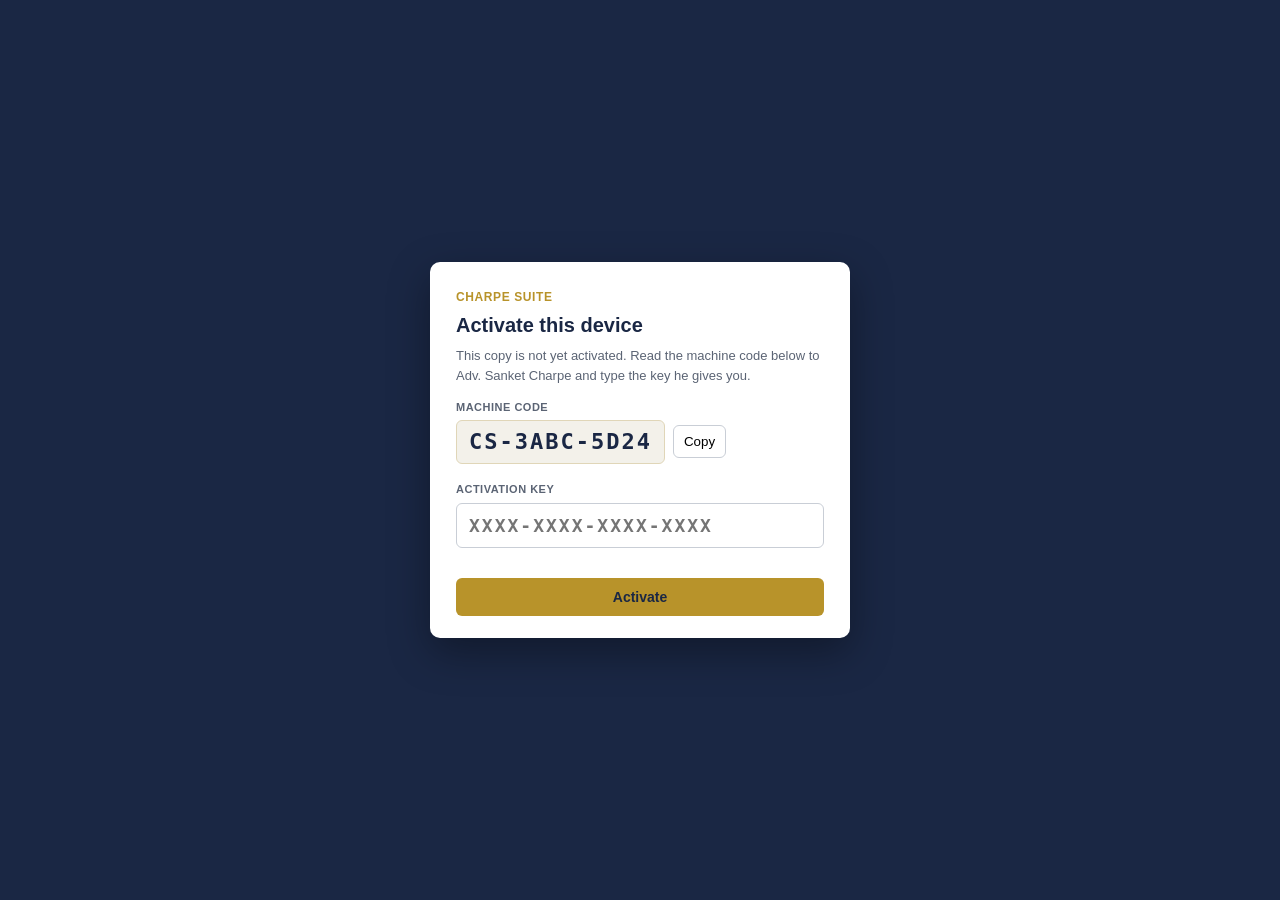
<file: index.html>
<!doctype html>
<html lang="en">
<head>
<meta charset="utf-8">
<meta name="viewport" content="width=device-width,initial-scale=1,viewport-fit=cover,maximum-scale=5">
<meta name="theme-color" content="#151d2b">
<meta name="mobile-web-app-capable" content="yes">
<meta name="apple-mobile-web-app-capable" content="yes">
<meta name="apple-mobile-web-app-status-bar-style" content="black-translucent">
<meta name="apple-mobile-web-app-title" content="Charpe Suite">
<title>Charpe Suite</title>
<script src="activation.js"></script>
<link rel="manifest" href="manifest.webmanifest">
<style>/* the old August sync is retired: Drive sync now lives in Cases → Settings → Online sync */#nSync,#btnSync{display:none!important}</style>
<link rel="icon" href="assets/icon-192.png">
<link rel="apple-touch-icon" href="assets/icon-192.png">
<style>
  :root{
    --accent:#1668e3; --ink:#111418; --mute:#5b6674;
    --line:#d9dde3; --line-soft:#eceef1;
    --panel:#ffffff; --desk:#eef0f4; --chrome:#151d2b;
    --ok:#127a4b; --warn:#a35b00; --danger:#b3261e;
    --nav-h:58px; --hdr-h:50px;
    --safe-b:env(safe-area-inset-bottom,0px);
    --safe-t:env(safe-area-inset-top,0px);
  }
  *{box-sizing:border-box;-webkit-tap-highlight-color:transparent}
  html,body{height:100%;margin:0;overscroll-behavior:none}
  body{
    font:15px/1.45 -apple-system,BlinkMacSystemFont,"Segoe UI",Roboto,Arial,sans-serif;
    color:var(--ink);background:var(--desk);
    display:flex;flex-direction:column;
  }

  /* ---------- header ---------- */
  header{
    height:calc(var(--hdr-h) + var(--safe-t));padding-top:var(--safe-t);
    background:var(--chrome);color:#fff;display:flex;align-items:center;
    gap:10px;padding-left:14px;padding-right:8px;flex:0 0 auto;z-index:30;
  }
  header .mark{
    width:26px;height:26px;border-radius:6px;background:var(--accent);
    display:grid;place-items:center;font-weight:700;font-size:12px;letter-spacing:.4px;flex:0 0 auto;
  }
  header h1{font-size:15px;font-weight:600;margin:0;letter-spacing:.2px;flex:1 1 auto;
    white-space:nowrap;overflow:hidden;text-overflow:ellipsis}
  header .sub{font-size:11px;opacity:.6;font-weight:400;margin-left:6px}
  .hbtn{
    background:rgba(255,255,255,.10);border:0;color:#fff;width:34px;height:34px;
    border-radius:8px;display:grid;place-items:center;cursor:pointer;flex:0 0 auto;
  }
  .hbtn:active{background:rgba(255,255,255,.22)}
  .hbtn svg{width:18px;height:18px;stroke:#fff;fill:none;stroke-width:1.9;
    stroke-linecap:round;stroke-linejoin:round}
  .dot{position:absolute;width:8px;height:8px;border-radius:50%;
    transform:translate(11px,-11px);border:2px solid var(--chrome)}
  .dot.on{background:#3ddc84}.dot.off{background:#e5484d}.dot.idle{background:#8a94a3}

  /* ---------- frames ---------- */
  main{flex:1 1 auto;position:relative;overflow:hidden}
  .frame{position:absolute;inset:0;width:100%;height:100%;border:0;background:#fff;display:none}
  .frame.on{display:block}
  .pane{position:absolute;inset:0;overflow-y:auto;-webkit-overflow-scrolling:touch;
    background:var(--desk);display:none;padding:16px 14px 26px}
  .pane.on{display:block}

  .boot{position:absolute;inset:0;display:grid;place-items:center;background:var(--desk);
    z-index:5;transition:opacity .25s;text-align:center}
  .boot.gone{opacity:0;pointer-events:none}
  .spin{width:26px;height:26px;border:2.5px solid var(--line);border-top-color:var(--accent);
    border-radius:50%;animation:sp .7s linear infinite;margin:0 auto 12px}
  @keyframes sp{to{transform:rotate(360deg)}}
  .boot p{color:var(--mute);font-size:13px;margin:0}

  /* ---------- bottom nav ---------- */
  nav{
    flex:0 0 auto;height:calc(var(--nav-h) + var(--safe-b));padding-bottom:var(--safe-b);
    background:var(--panel);border-top:1px solid var(--line);
    display:grid;grid-template-columns:repeat(4,1fr);z-index:30;
  }
  nav button{
    background:none;border:0;display:flex;flex-direction:column;align-items:center;
    justify-content:center;gap:3px;color:var(--mute);font-size:10.5px;font-weight:500;
    cursor:pointer;padding:0;font-family:inherit;position:relative;
  }
  nav button svg{width:21px;height:21px;stroke:currentColor;fill:none;stroke-width:1.8;
    stroke-linecap:round;stroke-linejoin:round}
  nav button.on{color:var(--accent)}
  nav button.on::before{content:"";position:absolute;top:0;left:50%;transform:translateX(-50%);
    width:26px;height:2.5px;border-radius:0 0 3px 3px;background:var(--accent)}
  nav button:active{background:var(--line-soft)}

  /* ---------- generic UI ---------- */
  .card{background:var(--panel);border:1px solid var(--line);border-radius:12px;
    padding:14px;margin-bottom:12px}
  .card h2{font-size:13px;margin:0 0 3px;font-weight:600;letter-spacing:.2px}
  .card p.hint{font-size:12px;color:var(--mute);margin:0 0 12px;line-height:1.5}
  label.fl{display:block;font-size:11px;font-weight:600;color:var(--mute);
    text-transform:uppercase;letter-spacing:.5px;margin:0 0 5px}
  input[type=text],input[type=url],input[type=password],input[type=number],select,textarea{
    width:100%;padding:10px 11px;font:14px inherit;color:var(--ink);background:#fff;
    border:1px solid var(--line);border-radius:9px;margin-bottom:11px;font-family:inherit}
  input:focus,select:focus,textarea:focus{outline:0;border-color:var(--accent);
    box-shadow:0 0 0 3px rgba(22,104,227,.12)}
  textarea{min-height:70px;resize:vertical}
  .btn{
    display:inline-flex;align-items:center;justify-content:center;gap:7px;
    padding:11px 15px;border-radius:9px;border:1px solid var(--line);background:#fff;
    color:var(--ink);font:600 13.5px inherit;font-family:inherit;cursor:pointer;
  }
  .btn:active{transform:translateY(1px)}
  .btn.pri{background:var(--accent);border-color:var(--accent);color:#fff}
  .btn.dan{background:#fff;border-color:#f0c9c6;color:var(--danger)}
  .btn.wide{width:100%;margin-bottom:9px}
  .btn svg{width:16px;height:16px;stroke:currentColor;fill:none;stroke-width:1.9;
    stroke-linecap:round;stroke-linejoin:round}
  .btn[disabled]{opacity:.5;pointer-events:none}
  .btnrow{display:grid;grid-template-columns:1fr 1fr;gap:9px;margin-bottom:9px}

  .stat{display:flex;align-items:center;gap:9px;padding:10px 0;
    border-bottom:1px solid var(--line-soft);font-size:13px}
  .stat:last-child{border-bottom:0}
  .stat b{margin-left:auto;font-weight:600;font-variant-numeric:tabular-nums}
  .pill{display:inline-block;padding:3px 9px;border-radius:999px;font-size:11px;font-weight:600}
  .pill.ok{background:#e6f4ec;color:var(--ok)}
  .pill.no{background:#fdeceb;color:var(--danger)}
  .pill.idle{background:#eef0f4;color:var(--mute)}

  .log{font:11.5px/1.6 ui-monospace,SFMono-Regular,Menlo,monospace;color:var(--mute);
    background:#f7f8fa;border:1px solid var(--line-soft);border-radius:9px;
    padding:10px;max-height:190px;overflow:auto;white-space:pre-wrap;word-break:break-word}
  .step{display:flex;gap:11px;margin-bottom:13px;font-size:13px;line-height:1.55}
  .step .n{flex:0 0 21px;height:21px;border-radius:50%;background:var(--accent);color:#fff;
    display:grid;place-items:center;font-size:11px;font-weight:700}
  .step code{background:#eef0f4;padding:1px 5px;border-radius:4px;
    font:11.5px ui-monospace,Menlo,monospace;word-break:break-all}
  details{border:1px solid var(--line);border-radius:10px;padding:11px 13px;
    margin-bottom:10px;background:#fff}
  details summary{font-size:13px;font-weight:600;cursor:pointer;list-style:none}
  details summary::-webkit-details-marker{display:none}
  details summary::after{content:"›";float:right;transform:rotate(90deg);color:var(--mute)}
  details[open] summary::after{transform:rotate(-90deg)}
  details .body{padding-top:11px;font-size:13px;color:var(--mute);line-height:1.6}

  /* While a tool is showing its own sign-in screen, let it have the whole
     display — an app frame around a locked door helps nobody. */
  body.locked header, body.locked nav{display:none}

  #toast{
    position:fixed;left:50%;transform:translateX(-50%) translateY(20px);
    bottom:calc(var(--nav-h) + var(--safe-b) + 14px);
    background:#1b2331;color:#fff;padding:10px 16px;border-radius:10px;font-size:13px;
    z-index:100;opacity:0;transition:.22s;pointer-events:none;max-width:88vw;text-align:center;
    box-shadow:0 6px 22px rgba(0,0,0,.24)
  }
  #toast.on{opacity:1;transform:translateX(-50%) translateY(0)}
  #toast.err{background:var(--danger)}
  #toast.ok{background:var(--ok)}
</style>
</head>
<body>

<header>
  <div class="mark">SC</div>
  <h1 id="hdrTitle">Case Manager<span class="sub" id="hdrSub"></span></h1>
  <button class="hbtn" id="btnSync" title="Sync now" aria-label="Sync now">
    <svg viewBox="0 0 24 24"><path d="M21 12a9 9 0 0 1-9 9 9 9 0 0 1-7.5-4M3 12a9 9 0 0 1 9-9 9 9 0 0 1 7.5 4"/><path d="M21 3v5h-5M3 21v-5h5"/></svg>
    <span class="dot idle" id="syncDot"></span>
  </button>
</header>

<main>
  <div class="boot" id="boot"><div><div class="spin"></div><p>Loading your tools…</p></div></div>

  <!-- "allow" lets the tools inside reach Charpe Helper on this PC (Chrome's local-network permission) -->
  <iframe class="frame" id="fCases"   title="Case Manager" allow="local-network-access; local-network; loopback-network; clipboard-write; microphone"></iframe>
  <iframe class="frame" id="fBilling" title="Billing" allow="local-network-access; local-network; loopback-network; clipboard-write; microphone"></iframe>

  <!-- ============ SYNC PANE ============ -->
  <section class="pane" id="pSync">
    <div class="card">
      <h2>Google Drive sync</h2>
      <p class="hint">Your cases, invoices, clients and rate card are stored on this device.
        Sync copies them to <b>one folder</b> in your Drive so your laptop and phone stay in step.
        The connection can only ever see that folder — nothing else in your Drive.</p>

      <div class="stat">Status <b><span class="pill idle" id="syncState">Not set up</span></b></div>
      <div class="stat">Last sync <b id="syncWhen">never</b></div>
      <div class="stat">Cases on this device <b id="cntCases">0</b></div>
      <div class="stat">Invoices on this device <b id="cntInv">0</b></div>
      <div class="stat">Clients <b id="cntCli">0</b></div>
    </div>

    <div class="card">
      <h2>Connection</h2>
      <p class="hint">Paste the two values from your Apps Script deployment. Setup steps are in the
        <b>More</b> tab.</p>
      <label class="fl" for="sUrl">Web app URL</label>
      <input type="url" id="sUrl" placeholder="https://script.google.com/macros/s/…/exec" autocomplete="off" spellcheck="false">
      <label class="fl" for="sTok">Shared secret</label>
      <input type="password" id="sTok" placeholder="the token you set in the script" autocomplete="off">
      <label class="fl" for="sAuto">Automatic sync</label>
      <select id="sAuto">
        <option value="0">Off — sync only when I tap the button</option>
        <option value="1" selected>On — sync in the background after changes</option>
      </select>
      <div class="btnrow">
        <button class="btn" id="bTest">Test</button>
        <button class="btn pri" id="bSave">Save</button>
      </div>
    </div>

    <div class="card">
      <h2>Move data</h2>
      <p class="hint">Push sends this phone's data up. Pull replaces this phone's data with the copy
        in Drive — you'll be asked to confirm first.</p>
      <div class="btnrow">
        <button class="btn pri" id="bPush">Push up ↑</button>
        <button class="btn" id="bPull">Pull down ↓</button>
      </div>
      <button class="btn wide" id="bExport">Export a backup file</button>
      <button class="btn wide" id="bImport">Import a backup file</button>
      <input type="file" id="fileIn" accept=".json,application/json" hidden>
    </div>

    <div class="card">
      <h2>Activity</h2>
      <div class="log" id="syncLog">No activity yet.</div>
    </div>
  </section>

  <!-- ============ MORE PANE ============ -->
  <section class="pane" id="pMore">
    <div class="card">
      <h2>Charpe Suite</h2>
      <p class="hint" id="aboutLine">Case Manager and Billing in one app. Works offline —
        everything is stored on this device and only leaves it when you sync.</p>
      <div class="stat">Version <b id="vVer">1.0.0</b></div>
      <div class="stat">Offline ready <b><span class="pill idle" id="vOff">checking…</span></b></div>
      <div class="stat">Storage used <b id="vSize">—</b></div>
      <div class="stat">Installed to home screen <b><span class="pill idle" id="vInst">no</span></b></div>
      <button class="btn pri wide" id="bInstall" style="display:none;margin-top:12px">Install to home screen</button>
      <button class="btn wide" id="bUpdate" style="margin-top:12px">Check for an update</button>
    </div>

    <div class="card">
      <h2>Signing in</h2>
      <p class="hint">Both tools carry their own sign-in, so out of the box the app asks you twice
        every time it opens. Save the two sets of details here and it will sign you in to both
        by itself.</p>
      <label class="fl" for="cU">Case Manager — username</label>
      <input type="text" id="cU" autocomplete="off" autocapitalize="off" spellcheck="false">
      <label class="fl" for="cP">Case Manager — password</label>
      <input type="password" id="cP" autocomplete="off">
      <label class="fl" for="bU">Billing — username</label>
      <input type="text" id="bU" autocomplete="off" autocapitalize="off" spellcheck="false">
      <label class="fl" for="bP">Billing — password</label>
      <input type="password" id="bP" autocomplete="off">
      <label class="fl" for="cAuto">Automatic sign-in</label>
      <select id="cAuto">
        <option value="0" selected>Off — ask me every time</option>
        <option value="1">On — open straight into the app</option>
      </select>
      <button class="btn pri wide" id="bCreds">Save sign-in details</button>
      <details><summary>What this means for security</summary><div class="body">
        With automatic sign-in on, anyone holding this phone unlocked can open your case list and
        your billing register. The password screens stop being a barrier — your phone's own lock
        becomes the only one. That is a reasonable trade on a phone you keep with you and a poor
        one on a phone left around chambers. These details are kept on this device only and are
        never included in a Drive sync or a backup file.
      </div></details>
    </div>

    <div class="card">
      <h2>Setting up Drive sync</h2>
      <p class="hint">One-off, about five minutes. You only do this once, on any device.</p>
      <div class="step"><div class="n">1</div><div>In Google Drive make a folder for this —
        say <code>Charpe Suite Data</code>. Open it and copy the long ID from the address bar
        (everything after <code>/folders/</code>).</div></div>
      <div class="step"><div class="n">2</div><div>Go to <code>script.google.com</code> and start a
        new project. Delete whatever is in the editor and paste in the script from the file
        <code>apps-script/Code.gs</code> that came with this app.</div></div>
      <div class="step"><div class="n">3</div><div>At the top of that script, put your folder ID into
        <code>FOLDER_ID</code> and invent a long random password for <code>SECRET</code>.
        Save.</div></div>
      <div class="step"><div class="n">4</div><div>Press <b>Deploy → New deployment</b>, choose type
        <b>Web app</b>, set <i>Execute as</i> to <b>Me</b> and <i>Who has access</i> to
        <b>Anyone</b>. Authorise it when Google asks.</div></div>
      <div class="step"><div class="n">5</div><div>Copy the web app URL it gives you. Paste that URL
        and your secret into the <b>Sync</b> tab here, then tap <b>Test</b>.</div></div>
      <details><summary>Is "Anyone" safe?</summary><div class="body">
        "Anyone" only means Google won't ask for a Google login at the door. Every request still has
        to carry your secret, and the script refuses anything without it. The script is also written
        to touch only the one folder ID you gave it — it has no code path that can reach the rest of
        your Drive. Keep the secret private and treat the URL like a password.
      </div></details>
    </div>

    <div class="card">
      <h2>Data &amp; privacy</h2>
      <details><summary>Where does my data live?</summary><div class="body">
        In this app's own storage on this device. Nothing is sent anywhere unless you set up sync,
        and then only to your own Drive folder. There is no server of mine in the middle.
      </div></details>
      <details><summary>What happens if I clear the browser data?</summary><div class="body">
        It would be erased, which is why sync and the export backup exist. Push to Drive after any
        session where you added real work.
      </div></details>
      <details><summary>Danger zone</summary><div class="body">
        <button class="btn dan wide" id="bWipe" style="margin-top:8px">Erase everything on this device</button>
      </div></details>
    </div>
  </section>
</main>

<nav>
  <button id="nCases" class="on" data-go="cases">
    <svg viewBox="0 0 24 24"><path d="M4 6a2 2 0 0 1 2-2h5l2 2h5a2 2 0 0 1 2 2v10a2 2 0 0 1-2 2H6a2 2 0 0 1-2-2z"/></svg>
    Cases
  </button>
  <button id="nBilling" data-go="billing">
    <svg viewBox="0 0 24 24"><path d="M6 2h9l5 5v15H6z"/><path d="M15 2v5h5"/><path d="M9 13h6M9 17h4"/></svg>
    Billing
  </button>
  <button id="nSync" data-go="sync">
    <svg viewBox="0 0 24 24"><path d="M21 12a9 9 0 0 1-9 9 9 9 0 0 1-7.5-4M3 12a9 9 0 0 1 9-9 9 9 0 0 1 7.5 4"/><path d="M21 3v5h-5M3 21v-5h5"/></svg>
    Sync
  </button>
  <button id="nMore" data-go="more">
    <svg viewBox="0 0 24 24"><circle cx="12" cy="5" r="1.4"/><circle cx="12" cy="12" r="1.4"/><circle cx="12" cy="19" r="1.4"/></svg>
    More
  </button>
</nav>

<div id="toast"></div>

<script src="assets/sync.js"></script>
<script src="assets/shell.js"></script>
</body>
</html>
</file>
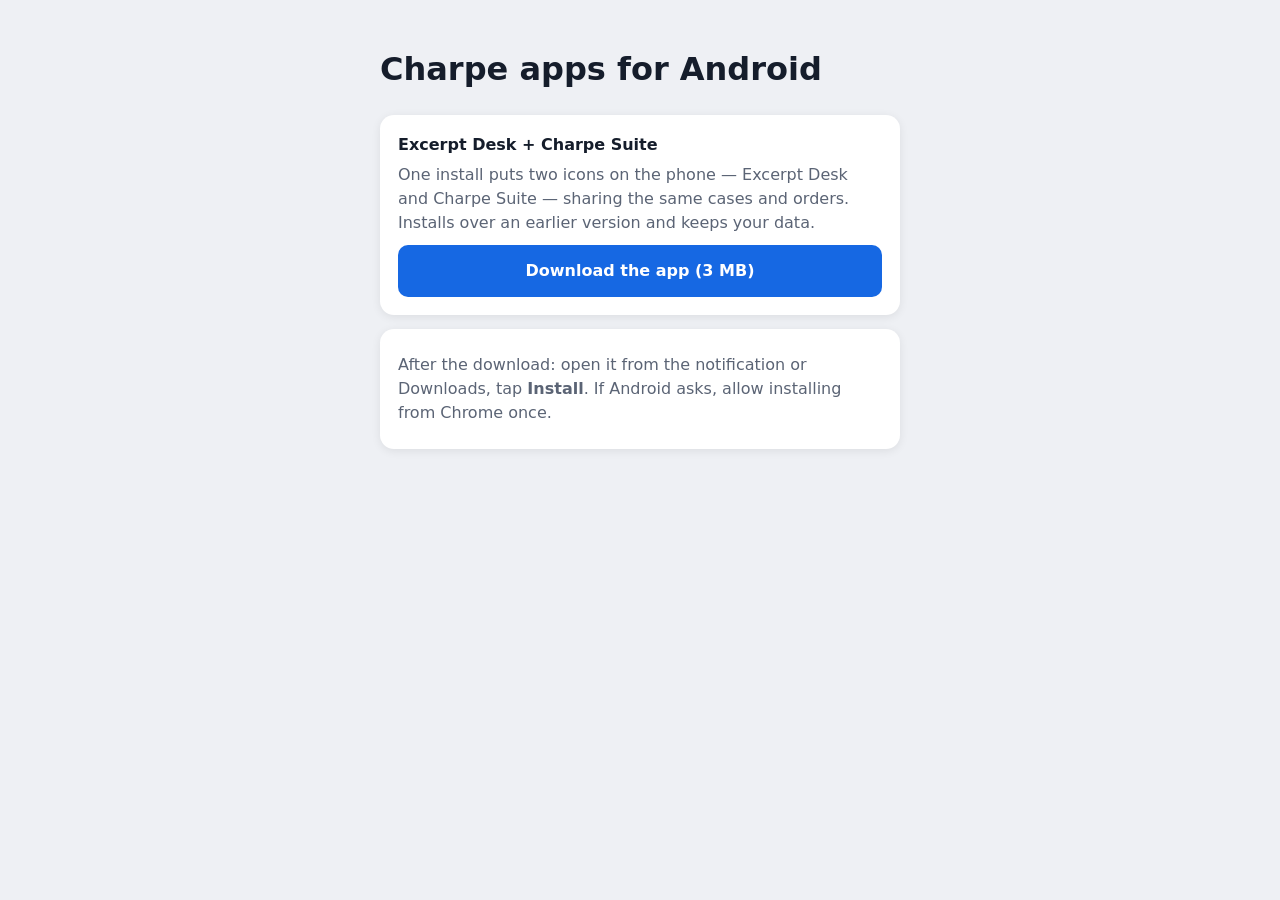
<file: app/index.html>
<!doctype html><html lang="en"><head><meta charset="utf-8"><meta name="viewport" content="width=device-width,initial-scale=1">
<title>Charpe Apps</title>
<style>:root{--bg:#eef0f4;--card:#fff;--ink:#151d2b;--mut:#5b6475}@media (prefers-color-scheme:dark){:root:not([data-theme="light"]){--bg:#11161f;--card:#1b2230;--ink:#e8ecf3;--mut:#a3adbf}}
body{margin:0;background:var(--bg);color:var(--ink);font:16px/1.5 system-ui,Segoe UI,Arial,sans-serif;padding:24px 16px}main{max-width:520px;margin:0 auto}
.c{background:var(--card);border-radius:14px;padding:18px;margin:14px 0;box-shadow:0 2px 10px rgba(0,0,0,.08)}a.b{display:block;text-align:center;background:#1668e3;color:#fff;text-decoration:none;font-weight:600;padding:14px;border-radius:10px;margin-top:10px}p{color:var(--mut);margin:6px 0}</style></head>
<body><main><h1>Charpe apps for Android</h1>
<div class="c"><b>Excerpt Desk + Charpe Suite</b><p>One install puts two icons on the phone — Excerpt Desk and Charpe Suite — sharing the same cases and orders. Installs over an earlier version and keeps your data.</p>
<a class="b" href="ExcerptDesk.apk" download>Download the app (3 MB)</a></div>
<div class="c"><p>After the download: open it from the notification or Downloads, tap <b>Install</b>. If Android asks, allow installing from Chrome once.</p></div>
</main></body></html>
</file>
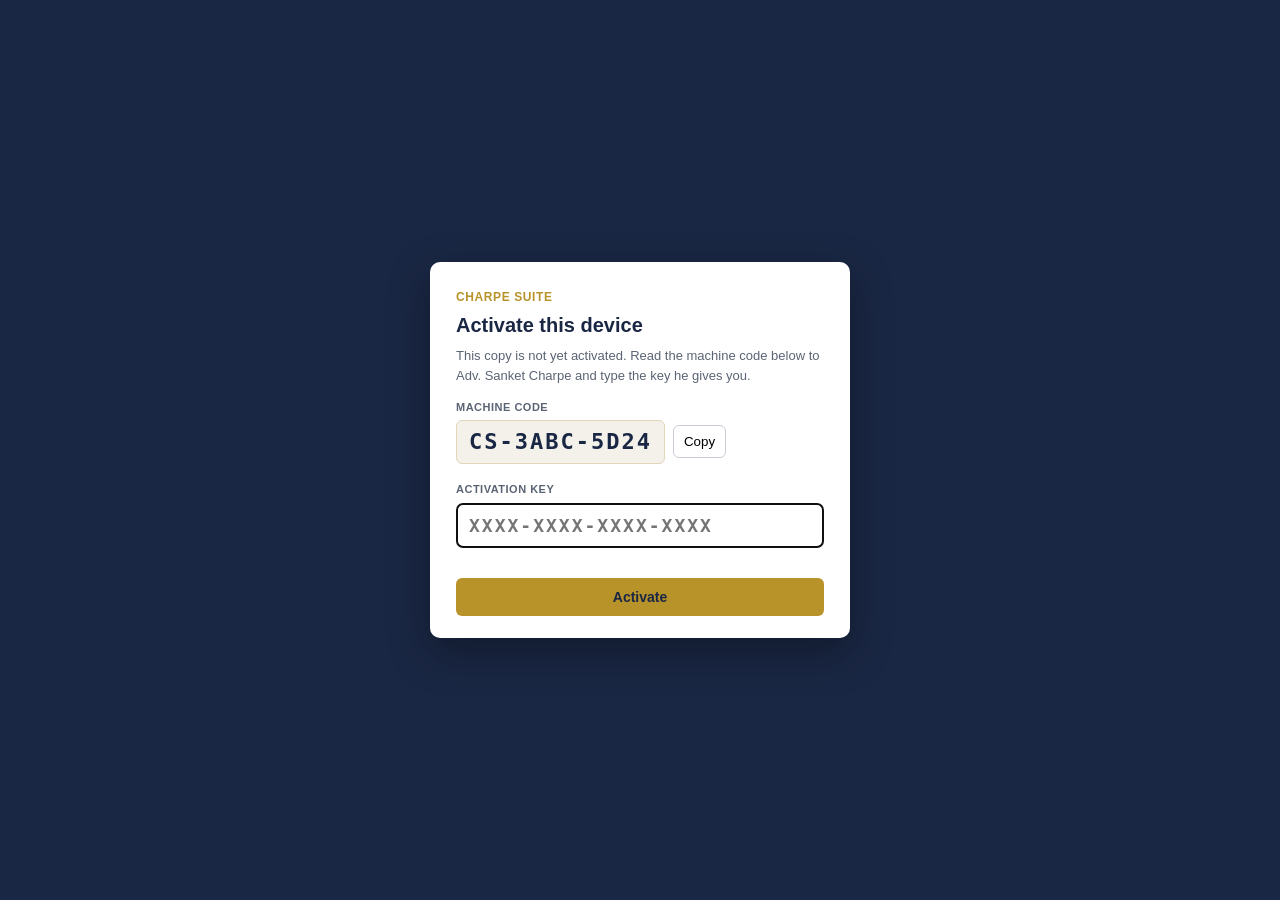
<file: cases.html>
<!DOCTYPE html>
<html lang="en">
<head>
<meta charset="utf-8">
<meta name="viewport" content="width=device-width,initial-scale=1">
<title>Charpe Law &mdash; Legal Case Management v5.5</title>
<script src="activation.js"></script>
<link rel="stylesheet" href="assets/modern.css">
<script src="assets/modern.js"></script>
<style>
*{box-sizing:border-box;margin:0;padding:0}
body{font-family:Segoe UI,Arial,sans-serif;background:#f4f1ea;color:#1a2744;font-size:13px}
.lscreen{display:flex;align-items:center;justify-content:center;min-height:100vh;background:#1a2744}
.lbox{background:#fff;border-radius:10px;padding:28px 32px;width:320px;text-align:center}
.lbox h2{font-size:13px;color:#1a2744;margin-bottom:2px;font-weight:600}
.lbox p{font-size:11px;color:#888;margin-bottom:14px}
.lbox h3{font-size:16px;color:#1a2744;border-bottom:2px solid #e8c96a;padding-bottom:7px;margin-bottom:13px}
.lerr{background:#fdecea;color:#c0392b;border-radius:5px;padding:6px;font-size:11px;margin-bottom:8px;display:none}
.fg{margin-bottom:8px;text-align:left}
.fg label{font-size:10px;font-weight:600;color:#666;text-transform:uppercase;display:block;margin-bottom:2px}
.fg input,.fg select,.fg textarea{width:100%;border:1px solid #ccc;border-radius:5px;padding:7px;font-size:12px;color:#1a2744;background:#fff;font-family:inherit}
.fg input:focus,.fg select:focus,.fg textarea:focus{outline:none;border-color:#b8932a}
.fg textarea{resize:vertical;min-height:55px}
header{background:#1a2744;color:#fff;padding:7px 14px 0;display:flex;align-items:center;justify-content:space-between;flex-wrap:wrap;gap:6px;box-shadow:0 2px 6px rgba(0,0,0,.25)}
.firm b{font-size:12px;color:#e8c96a;display:block}
.firm small{font-size:9px;color:#aab}
nav{display:flex;gap:6px;flex-wrap:wrap;order:3;flex-basis:100%;padding:7px 0 9px;margin-top:2px;border-top:1px solid rgba(255,255,255,.09)}
nav button{background:#2b3d68;border:1px solid #42568c;color:#fff;padding:7px 15px;border-radius:7px;cursor:pointer;font-size:12px;font-weight:600;font-family:inherit;position:relative;box-shadow:0 2px 0 #0d1630;transition:background .12s,transform .05s}
nav button:hover{background:#3a5089;border-color:#5a70a8}
nav button:active{transform:translateY(1px);box-shadow:0 1px 0 #0d1630}
nav button.on{background:#b8932a;color:#1a2744;border-color:#e8c96a;box-shadow:0 2px 0 #7a5f14}
.navbdg{background:#c0392b;color:#fff;border-radius:8px;padding:0 5px;font-size:9px;font-weight:700;margin-left:5px;display:none}
.hright{display:flex;align-items:center;gap:5px}
.ubadge{background:#b8932a;color:#1a2744;border-radius:15px;padding:2px 8px;font-size:10px;font-weight:600}
.lout{background:transparent;border:1px solid #e88;color:#faa;padding:2px 7px;border-radius:15px;cursor:pointer;font-size:10px}
.lout:hover{background:#c0392b;color:#fff}
#wrap{max-width:1700px;margin:0 auto;padding:10px}
/* dashboard: today's cases ~3/4 on the left, tasks ~1/4 on the right */
.dgrid{display:grid;grid-template-columns:minmax(0,3fr) minmax(280px,1fr);gap:10px;align-items:start}
.dside{position:sticky;top:8px}
@media(max-width:1000px){.dgrid{grid-template-columns:1fr}.dside{position:static}}
.dtl{max-height:calc(100vh - 140px);overflow:auto}
.dtk{border:1px solid #d4c9a8;border-radius:7px;padding:8px 9px;margin-bottom:7px;background:#fff}
.dtk.st-other{border-color:#e6a23c;background:#fffaf0}
.dtk.late{border-color:#e88;background:#fffafa}
.dtk .d{font-size:12px;font-weight:600;color:#1a2744;margin-bottom:4px}
.dtk .m{display:flex;gap:4px;flex-wrap:wrap;align-items:center;margin-bottom:6px;font-size:10px}
.tsb{display:flex;gap:4px;margin-bottom:5px}
.tsb button{flex:1;border:1px solid #c9bd98;background:#fff;border-radius:6px;padding:5px 4px;font-size:11px;font-weight:600;cursor:pointer;font-family:inherit;color:#1a2744}
.tsb button:hover{background:#f6f1e2}
.tsb button.on-done{background:#1e8449;border-color:#1e8449;color:#fff}
.tsb button.on-pending{background:#1a2744;border-color:#1a2744;color:#fff}
.tsb button.on-other{background:#e67e22;border-color:#e67e22;color:#fff}
.tsr{width:100%;border:1px solid #d4c9a8;border-radius:5px;padding:5px 7px;font-size:11px;font-family:inherit;box-sizing:border-box}
.tsr:focus,.qpi:focus{outline:none;border-color:#b8932a;background:#fffdf4}
/* dashboard: quick posting under each case */
tr.qprow td{background:#faf7ee!important;border-top:none!important;padding:6px 8px!important}
.qp{display:flex;gap:6px;flex-wrap:wrap;align-items:center;font-size:11px;color:#1a2744;font-family:Inter,Arial,sans-serif}
.qpi{border:1px solid #c9bd98;border-radius:5px;padding:5px 7px;font-size:12px;font-family:inherit;background:#fff}
.qpd{width:105px;font-family:monospace}
.qpday{font-size:10px;color:#666;min-width:62px}
.qpimp{flex:1;min-width:220px;border-color:#e6a23c;background:#fffaf0}
.qpimp.has{font-weight:600;color:#8a4b00}
.lchk{display:flex;align-items:center;justify-content:flex-start;text-align:left;gap:8px;font-size:12px;color:#444;margin:5px 0;cursor:pointer}
.lchk input{width:auto!important;margin:0;flex:none}
.page{display:none}.page.on{display:block}
.g2{display:grid;grid-template-columns:1fr 1fr;gap:10px}
@media(max-width:900px){.g2{grid-template-columns:1fr}}
.card{background:#fff;border-radius:7px;border:1px solid #d4c9a8;overflow:hidden;margin-bottom:10px}
.ch{background:#1a2744;color:#fff;padding:8px 12px;font-weight:600;font-size:11px;display:flex;align-items:center;justify-content:space-between;flex-wrap:wrap;gap:4px}
.ch .g{color:#e8c96a}
.cb{padding:10px 12px}
.btn{border:none;border-radius:6px;padding:5px 11px;font-size:11px;font-weight:600;cursor:pointer;font-family:inherit;box-shadow:0 1px 2px rgba(0,0,0,.18)}
.btn:active{transform:translateY(1px)}
/* court filter on Calendar and Planner */
.cfbar{display:flex;gap:6px;flex-wrap:wrap;margin-bottom:9px}
.cfbtn{border:1px solid #c9bd98;background:#fff;color:#1a2744;border-radius:7px;padding:6px 12px;font-size:11px;font-weight:600;cursor:pointer;font-family:inherit;box-shadow:0 1px 0 #c9bd98;display:inline-flex;align-items:center;gap:6px}
.cfbtn:hover{background:#f6f1e2}
.cfbtn.on{background:#1a2744;color:#fff;border-color:#1a2744;box-shadow:0 1px 0 #000}
.cfbtn i{width:9px;height:9px;border-radius:50%;display:inline-block}
.cfbtn b{background:rgba(0,0,0,.08);border-radius:8px;padding:0 6px;font-size:10px}
.cfbtn.on b{background:rgba(255,255,255,.18)}
.calg{font-size:8px;font-weight:700;color:#fff;border-radius:5px;padding:1px 4px;display:inline-block;margin:0 2px 2px 0}
.undn{margin-top:10px;background:#fff8e6;border:1px solid #f0d48a;border-radius:6px;padding:8px 10px;font-size:11px;color:#5a4a1a;display:flex;gap:8px;align-items:center;flex-wrap:wrap}
.bn{background:#1a2744;color:#fff}.bn:hover{background:#2a3f7a}
.bg{background:#b8932a;color:#1a2744}.bg:hover{background:#e8c96a}
.bo{background:#fff;color:#1a2744;border:1px solid #1a2744}.bo:hover{background:#1a2744;color:#fff}
.br{background:#c0392b;color:#fff}.br:hover{background:#a93226}
.bgr{background:#27ae60;color:#fff}
.bbl{background:#2980b9;color:#fff}
.bor{background:#e67e22;color:#fff}
.hero{background:linear-gradient(135deg,#1a2744,#2a3f7a);color:#fff;padding:12px 16px;border-radius:7px;margin-bottom:10px;display:flex;align-items:center;justify-content:space-between;flex-wrap:wrap;gap:7px}
.herodt{font-size:17px;font-weight:600;color:#e8c96a}
.stats{display:flex;gap:7px;flex-wrap:wrap}
.stat{background:rgba(184,147,42,.15);border:1px solid rgba(184,147,42,.4);border-radius:15px;padding:4px 12px;text-align:center;min-width:58px;cursor:pointer}
.stat:hover{background:rgba(184,147,42,.3)}
.stat b{font-size:17px;font-weight:600;display:block}
.stat small{font-size:9px;color:#bbb}
.crow{border:1px solid #d4c9a8;border-radius:6px;margin-bottom:6px;background:#fff}
.crow:hover{border-color:#b8932a}
.crow-head{padding:8px 10px;display:flex;align-items:center;justify-content:space-between;gap:6px;background:#f0ecdf;border-radius:6px;cursor:pointer}
.crow.open .crow-head{border-radius:6px 6px 0 0}
.crow-title{font-weight:600;font-size:11px;color:#1a2744;flex:1}
.crow-sub{font-size:10px;color:#666;margin-top:1px}
.crow-dates{display:flex;flex-direction:column;align-items:flex-end;gap:2px;white-space:nowrap}
/* always-visible actions on the collapsed row, so a case can be posted or
   deleted straight from any list without opening it first */
.rowacts{display:flex;flex-direction:column;gap:3px;flex:0 0 auto;border-left:1px solid #d4c9a8;padding-left:7px;margin-left:2px}
.rowacts .btn{font-size:10px;padding:3px 8px;white-space:nowrap;width:100%}
.dbdg{background:#1a2744;color:#e8c96a;font-size:9px;padding:2px 6px;border-radius:8px}
.ndbdg{background:#fdecea;color:#c0392b;font-size:9px;padding:2px 6px;border-radius:8px}
.ovbdg{background:#c0392b;color:#fff;font-size:9px;padding:2px 6px;border-radius:8px;font-weight:700}
.pbdg{background:#e8f4fd;color:#1a5080;font-size:9px;padding:2px 6px;border-radius:8px}
.stbdg{font-size:8px;padding:1px 6px;border-radius:8px;font-weight:700;text-transform:uppercase}
.st-active{background:#eafaf1;color:#1e8449;border:1px solid #88d8a0}
.st-disposed{background:#eee;color:#666;border:1px solid #bbb}
.st-stayed{background:#fef3e2;color:#b9770e;border:1px solid #f0a060}
.st-appeal{background:#e8f0ff;color:#2040a0;border:1px solid #90a8e8}
.crow-body{display:none;padding:8px 10px;border-top:1px solid #d4c9a8}
.crow.open .crow-body{display:block}
.dg{display:grid;grid-template-columns:1fr 1fr;gap:4px 10px;margin-bottom:7px}
@media(max-width:600px){.dg{grid-template-columns:1fr}}
.df label{font-size:9px;color:#666;text-transform:uppercase;display:block;margin-bottom:1px}
.df span{font-size:11px;font-weight:500;color:#1a2744}
.nbox{background:#fffbe8;border:1px solid #e8c96a;border-radius:4px;padding:6px 8px;font-size:11px;margin:4px 0}
.nby{font-size:9px;color:#888;margin-top:1px}
.arow{display:flex;gap:3px;flex-wrap:wrap;margin-top:7px}
.calgrid{display:grid;grid-template-columns:repeat(7,1fr);gap:2px}
.caldh{text-align:center;font-size:9px;font-weight:600;color:#666;padding:2px 0}
.cald{min-height:52px;border:1px solid #d4c9a8;border-radius:3px;padding:2px;cursor:pointer;background:#fff;font-size:10px}
.cald:hover{background:#f0ecdf}
.cald.tod{border-color:#b8932a;background:#fffbe8}
.cald.sel{background:#1a2744;border-color:#1a2744;color:#fff}
.cald.oth{opacity:.25;pointer-events:none}
.caldn{font-size:10px;font-weight:700;margin-bottom:1px}
.calbdg{font-size:8px;background:#1a2744;color:#e8c96a;border-radius:6px;padding:1px 4px;font-weight:600;display:inline-block}
.calbdg.past{background:#e8f4fd;color:#1a5080;border:1px solid #90c0e8}
.cald.sel .calbdg{background:#b8932a;color:#1a2744}
.calnav{display:flex;align-items:center;justify-content:space-between;margin-bottom:7px;gap:4px;flex-wrap:wrap}
.calsel{border:1px solid #d4c9a8;border-radius:4px;padding:3px 5px;font-size:11px;background:#fff}
.plgrid{display:grid;grid-template-columns:repeat(7,1fr);gap:2px}
.plcell{border:1px solid #d4c9a8;border-radius:4px;min-height:70px;padding:3px;cursor:pointer;background:#fff}
.plcell:hover{background:#f0ecdf;border-color:#b8932a}
.plcell.tod{border-color:#b8932a;background:#fffbe8}
.plcell.sel{background:#1a2744;border-color:#1a2744}
.plnum{font-size:11px;font-weight:700;margin-bottom:1px}
.plcell.sel .plnum{color:#e8c96a}
.plchip{background:#b8932a;color:#fff;font-size:8px;font-weight:600;border-radius:3px;padding:1px 3px;margin-bottom:1px;display:block;overflow:hidden;white-space:nowrap;text-overflow:ellipsis}
.plpchip{background:#e8f4fd;color:#1a5080;font-size:7px;border-radius:2px;padding:1px 2px;margin-bottom:1px;display:block;overflow:hidden;white-space:nowrap;text-overflow:ellipsis;border:1px solid #90c0e8}
.titem{border:1px solid #d4c9a8;border-radius:5px;padding:7px 9px;margin-bottom:5px;background:#fff;display:flex;align-items:flex-start;gap:7px}
.titem.done{opacity:.5}
.titem.done .tdesc{text-decoration:line-through}
.titem.late{border-color:#e88;background:#fffafa}
.prbdg{border-radius:8px;padding:1px 6px;font-size:9px;font-weight:600}
.prvu{background:#fdecea;color:#c0392b;border:1px solid #e88}
.pru{background:#fef3e2;color:#e67e22;border:1px solid #f0a060}
.prn{background:#e8f4fd;color:#2980b9;border:1px solid #90c0e8}
.prl{background:#eafaf1;color:#27ae60;border:1px solid #88d8a0}
.caselink{background:#1a2744;color:#e8c96a;border-radius:8px;padding:1px 6px;font-size:9px}
.mbub{background:#e8f4fd;border-radius:5px;padding:7px 9px;font-size:11px;margin-bottom:4px;border-left:3px solid #2980b9}
.ov{display:none;position:fixed;inset:0;background:rgba(10,20,50,.6);z-index:500;align-items:center;justify-content:center;padding:8px}
.ov.open{display:flex}
.modal{background:#fff;border-radius:8px;width:100%;max-width:680px;max-height:92vh;overflow-y:auto}
.modalsm{max-width:430px}
.mh{background:#1a2744;color:#fff;padding:10px 14px;border-radius:8px 8px 0 0;display:flex;align-items:center;justify-content:space-between;font-weight:600;font-size:12px;position:sticky;top:0;z-index:1}
.mh .g{color:#e8c96a}
.mx{background:none;border:none;color:#fff;font-size:18px;cursor:pointer;line-height:1}
.mb{padding:14px}
.fgr{display:grid;grid-template-columns:1fr 1fr;gap:7px 10px}
@media(max-width:600px){.fgr{grid-template-columns:1fr}}
.f2{grid-column:1/-1}
.fa{display:flex;gap:7px;justify-content:flex-end;margin-top:10px;flex-wrap:wrap}
.hiitem{background:#fafaf5;border:1px solid #d4c9a8;border-radius:4px;padding:6px 8px;margin-bottom:3px;font-size:11px}
.tabs{display:flex;border-bottom:2px solid #d4c9a8;margin-bottom:10px;flex-wrap:wrap}
.tbt{padding:6px 11px;background:transparent;border:none;border-bottom:2px solid transparent;cursor:pointer;font-size:11px;color:#666;margin-bottom:-2px;font-family:inherit}
.tbt.on{color:#b8932a;border-bottom-color:#b8932a;font-weight:600}
.tp{display:none}.tp.on{display:block}
.wbar{background:#fdecea;border:1px solid #e88;border-radius:5px;padding:8px 11px;display:flex;align-items:center;justify-content:space-between;margin-top:7px;flex-wrap:wrap;gap:6px}
.okbar{background:#eafaf1;border:1px solid #b0e8c0;border-radius:5px;padding:8px 11px;display:flex;align-items:center;justify-content:space-between;margin-top:7px;flex-wrap:wrap;gap:6px}
.srow{display:flex;gap:5px;margin-bottom:8px;flex-wrap:wrap}
.sinp{flex:1;border:1px solid #d4c9a8;border-radius:5px;padding:6px 9px;font-size:11px;min-width:120px;font-family:inherit}
.sinp:focus{outline:none;border-color:#b8932a}
.daylist-panel{background:#fff;border:1px solid #d4c9a8;border-radius:7px}
.daylist-head{background:#1a2744;color:#fff;padding:9px 13px;border-radius:7px 7px 0 0;display:flex;align-items:center;justify-content:space-between;flex-wrap:wrap;gap:6px}
.daylist-body{padding:10px 12px}
/* BOARD TABLE */
.bwrap{overflow-x:auto;border:1px solid #d4c9a8;border-radius:5px}
table.board{width:100%;border-collapse:collapse;font-size:13px;min-width:960px;font-family:Georgia,serif;font-weight:600}
table.board th{background:#1a2744;color:#e8c96a;padding:6px 7px;text-align:left;font-size:10px;text-transform:uppercase;letter-spacing:.3px;white-space:nowrap;font-family:Segoe UI,Arial,sans-serif;font-weight:700}
table.board td{padding:6px 7px;border-bottom:1px solid #e4dcc4;vertical-align:top;line-height:1.35}
table.board tr.brow:nth-child(even) td{background:#fafaf5}
table.board tr.brow:hover td{background:#fffbe8}
table.board .num{width:26px;opacity:.65}
table.board .par{font-style:italic;text-decoration:underline;font-weight:700;letter-spacing:.2px}
table.board tr.ghead td{background:#1a2744 !important;color:#fff;font-family:Segoe UI,Arial,sans-serif;font-size:10px;font-weight:700;text-transform:uppercase;letter-spacing:.8px;padding:5px 8px;border-bottom:2px solid #b8932a}
table.board tr.ghead .gdot{display:inline-block;width:9px;height:9px;border-radius:50%;margin-right:6px;vertical-align:middle;border:1px solid rgba(255,255,255,.6)}
table.board tr.hcrow td{font-weight:900;-webkit-text-stroke:.25px currentColor}
/* action column pinned to the right edge so Post/Delete are always reachable
   even when the board scrolls sideways */
table.board th.act{position:sticky;right:0;z-index:4;background:#1a2744;width:84px;text-align:center}
table.board td.act{position:sticky;right:0;z-index:3;background:#fff;box-shadow:-5px 0 7px -4px rgba(0,0,0,.22);padding:4px}
table.board tr.brow:nth-child(even) td.act{background:#fafaf5}
table.board tr.brow:hover td.act{background:#fffbe8}
table.board td.act .btn{display:block;width:100%;margin-bottom:3px;font-size:10px;padding:3px 5px}
table.board td.act .btn:last-child{margin-bottom:0}
.fontctl{display:inline-flex;gap:3px;align-items:center;background:rgba(255,255,255,.14);padding:2px 6px;border-radius:4px}
.fontctl select{font-size:9px;padding:1px 2px;border-radius:3px;border:none;font-family:inherit;background:#fff;color:#1a2744}
.fontctl span{font-size:9px;color:#e8c96a;font-weight:700}
.legend{display:flex;gap:9px;flex-wrap:wrap;font-size:9px;margin-top:7px;align-items:center}
.legend i{display:inline-block;width:9px;height:9px;border-radius:50%;margin-right:3px;vertical-align:middle}
.jinp{border:1px dashed #b8932a;border-radius:3px;padding:1px 3px;font-size:9px;width:100%;min-width:70px;background:#fffbe8;font-family:inherit;color:#1a2744}
.jinp:focus{outline:none;border-style:solid;background:#fff}
.jinp.set{border-color:#d4c9a8;background:transparent;border-style:solid}
.mini{font-size:9px;color:#666}
.grpttl{font-size:9px;font-weight:700;text-transform:uppercase;letter-spacing:.5px;margin:10px 0 4px;color:#1a2744}
button.dashpick{background:none;border:1px dashed rgba(232,201,106,.55);border-radius:7px;padding:2px 9px;color:inherit;font:inherit;cursor:pointer}
button.dashpick:hover{background:rgba(255,255,255,.08);border-style:solid}
.dashnav{display:inline-flex;gap:3px;margin-left:8px;vertical-align:middle}.dashnav .btn{padding:2px 8px;font-size:11px}
#dcalov{position:fixed;inset:0;background:rgba(10,20,50,.5);z-index:9000;display:flex;align-items:flex-start;justify-content:center;padding:70px 10px}
.dcal{background:#fff;border-radius:10px;box-shadow:0 14px 40px rgba(0,0,0,.35);width:min(380px,100%);padding:10px 12px;color:#1a2744}
.dcalh{display:flex;align-items:center;gap:8px;margin-bottom:8px}.dcalh b{flex:1;text-align:center;font-size:14px}.dcalh .dcx{margin-left:4px}
.dcalg{display:grid;grid-template-columns:repeat(7,1fr);gap:4px}
.dcalg i{font-style:normal;font-size:10px;font-weight:700;text-align:center;color:#667}.dcalg i.su{color:#b3261e}
.dcd{position:relative;height:46px;border:1px solid #dde3ee;border-radius:7px;background:#f8fafd;cursor:pointer;font-family:inherit;padding:3px 0 0;color:#1a2744}
.dcd b{display:block;font-size:13px}.dcd.su b{color:#b3261e}
.dcd em{display:inline-block;font-style:normal;font-size:10px;font-weight:700;background:#1a2744;color:#e8c96a;border-radius:8px;padding:0 6px;margin-top:2px}
.dcd u{position:absolute;top:1px;right:3px;text-decoration:none;font-size:9px}
.dcd.has{background:#fff8e3;border-color:#e8c96a}.dcd.tdy{outline:2px solid #1668e3}.dcd.sel{background:#1a2744;border-color:#1a2744}.dcd.sel b{color:#fff}
.dcd:hover{border-color:#1668e3}
.dcalf{display:flex;align-items:center;justify-content:space-between;margin-top:9px;font-size:10px;color:#556}
.dcalf em{font-style:normal;font-weight:700;background:#1a2744;color:#e8c96a;border-radius:8px;padding:0 5px}.dcalf u{text-decoration:none}
#toast{position:fixed;bottom:14px;right:14px;background:#1a2744;color:#fff;padding:8px 14px;border-radius:5px;font-size:11px;font-weight:600;z-index:9999;display:none;border-left:4px solid #b8932a;max-width:320px}
#toast.err{border-left-color:#c0392b}
#qsbox{position:fixed;inset:0;background:rgba(10,20,50,.55);z-index:800;display:none;align-items:flex-start;justify-content:center;padding-top:70px}
#qsbox.open{display:flex}
.qspanel{background:#fff;border-radius:8px;width:100%;max-width:560px;overflow:hidden;box-shadow:0 10px 40px rgba(0,0,0,.3)}
.qspanel input{width:100%;border:none;border-bottom:2px solid #b8932a;padding:12px 14px;font-size:14px;font-family:inherit;color:#1a2744}
.qspanel input:focus{outline:none}
.qsres{max-height:340px;overflow-y:auto}
.qsitem{padding:8px 14px;border-bottom:1px solid #eee;cursor:pointer;font-size:11px}
.qsitem:hover,.qsitem.sel{background:#fffbe8}
</style>
</head>
<body>

<div id="lscr" class="lscreen">
<div class="lbox">
  <h2 id="lfirm">Adv. R.S. Charpe | Adv. S.R. Charpe</h2>
  <p>Legal Case Management System</p>
  <h3>Sign In</h3>
  <div class="lerr" id="lerr">Invalid username or password.</div>
  <form id="lform" autocomplete="on" onsubmit="event.preventDefault();login();return false">
  <div class="fg"><label>Username</label><input id="luser" name="username" autocomplete="username" placeholder="username"></div>
  <div class="fg"><label>Password</label><input id="lpass" name="password" type="password" autocomplete="current-password" placeholder="password"></div>
  <label class="lchk"><input type="checkbox" id="lkeep" checked> <span><b>Save login on this computer</b> &mdash; stay signed in on refresh, and the name and password are filled in after you log out</span></label>
  <button type="submit" style="width:100%;padding:9px;font-size:13px;background:#b8932a;color:#1a2744;border:none;border-radius:5px;font-weight:700;cursor:pointer;margin-top:6px">Login</button>
  </form>
  <div id="lhint" style="margin-top:8px;font-size:11px;color:#888"></div>
</div>
</div>

<div id="mainapp" style="display:none">
<header>
  <div class="firm"><b id="hfirm">Adv. R.S. Charpe &nbsp;|&nbsp; Adv. S.R. Charpe</b><small>Legal Case Management v5</small></div>
  <nav id="nav">
    <button data-page="dash" onclick="go('dash')" class="on">Dashboard</button>
    <button data-page="cases" onclick="go('cases')">All Cases</button>
    <button data-page="unupd" onclick="go('unupd')" title="District, Industrial and Labour Court cases with no future date on record">Unupdated<span class="navbdg" id="nbUn"></span></button>
    <button data-page="unfetch" onclick="go('unfetch')" title="Subordinate-court cases never fetched from the court, or whose orders / order sheets are not downloaded">Unfetched<span class="navbdg" id="nbUf"></span></button>
    <button data-page="cal" onclick="go('cal')">Calendar</button>
    <button data-page="plan" onclick="go('plan')">Planner</button>
    <button data-page="tasks" onclick="go('tasks')">Tasks<span class="navbdg" id="nbTk"></span></button>
    <button data-page="deleted" onclick="go('deleted')">Deleted<span class="navbdg" id="nbDl" style="background:#7a6a3a"></span></button>
    <button data-page="reports" onclick="go('reports')">Reports</button>
    <button data-page="sett" onclick="go('sett')" id="navSett">Settings</button>
  </nav>
  <div class="hright">
    <button class="btn bo" id="ecoHdr" onclick="ecoOpenBatch()" title="Fetch next dates and orders from the official eCourts site" style="padding:3px 8px">&#9878; eCourts</button>
    <button class="btn bo" onclick="openQS()" title="Ctrl+K" style="padding:3px 8px">&#128269; Search</button>
    <span id="slbl" style="font-size:9px;color:#9ab">&#9679; Saved</span> <span id="cs2lbl" onclick="cs2Click()" title="Google Drive sync" style="font-size:10px;color:#9ab;cursor:pointer;margin-left:8px">&#9729; Drive sync</span>
    <span class="ubadge" id="ubdg">Admin</span>
    <button class="lout" onclick="logout()">Logout</button>
  </div>
</header>

<div id="wrap">

<!-- DASHBOARD -->
<div id="pdash" class="page on">
  <div class="hero">
    <div><button type="button" class="herodt dashpick" id="todlbl" onclick="dashCalOpen()" title="Pick a date: its board (and court positions) open here"></button><div style="font-size:10px;color:#aab" id="todsub">Today's cause list &middot; tap the date to pick another day</div></div>
    <div class="stats">
      <div class="stat" onclick="go('dash')"><b id="stt" style="color:#e8c96a">0</b><small>Today</small></div>
      <div class="stat" onclick="go('cases')"><b id="sta" style="color:#7af">0</b><small>Active</small></div>
      <div class="stat" onclick="go('unupd')"><b id="stov" style="color:#f77">0</b><small>Overdue</small></div>
      <div class="stat" onclick="go('unupd')"><b id="stm" style="color:#fa7">0</b><small>No date</small></div>
    </div>
  </div>
  <div id="bkbar"></div>
  <div id="wbar" style="display:none" class="wbar">
    <span style="font-weight:600;color:#c0392b">&#9888; <span id="missn">0</span> case(s) are unupdated &mdash; no future date on record</span>
    <button class="btn br" onclick="go('unupd')">Review now</button>
  </div>
  <div class="dgrid">
  <div class="dmain">
  <div class="card">
    <div class="ch"><span class="g"><span id="tbttl">Today's board</span> &mdash; <span id="tbdate"></span> <span id="tbnav"></span></span>
      <div style="display:flex;gap:4px;flex-wrap:wrap" id="todacts"></div>
    </div>
    <div class="cb" id="todlist"></div>
  </div>
  <div class="card">
    <div class="ch">Messages</div>
    <div class="cb" id="dashms"></div>
  </div>
  </div>
  <div class="dside">
    <div class="card">
      <div class="ch"><span>Tasks to be done <span id="tbdg" style="background:#c0392b;color:#fff;border-radius:8px;padding:1px 6px;font-size:9px;margin-left:4px;display:none"></span></span>
        <span style="display:flex;gap:4px"><button class="btn bg" onclick="openTask('')">+ Task</button><button class="btn bo" onclick="go('tasks')">All</button></span></div>
      <div class="cb dtl" id="dashtsk"></div>
    </div>
  </div>
  </div>
</div>

<!-- ALL CASES -->
<div id="pcases" class="page">
  <div class="card">
    <div class="ch">
      <span class="g">All cases (<span id="ccount">0</span>)</span>
      <div style="display:flex;gap:4px;flex-wrap:wrap" id="casesacts"></div>
    </div>
    <div class="cb">
      <div class="srow">
        <input class="sinp" id="sq" oninput="renderC()" placeholder="Search party, court, case no., client, judge, stage, note...">
        <select class="sinp" id="cfilter" onchange="renderC()" style="flex:0 0 auto;min-width:130px"><option value="">All courts</option></select>
        <select class="sinp" id="sfilter" onchange="renderC()" style="flex:0 0 auto;min-width:130px">
          <option value="open">Open matters</option>
          <option value="">All statuses</option>
          <option value="active">Active</option>
          <option value="stayed">Stayed</option>
          <option value="appeal">In appeal</option>
          <option value="disposed">Disposed</option>
        </select>
      </div>
      <div id="clist"></div>
    </div>
  </div>
</div>

<!-- UNUPDATED CASES -->
<div id="punupd" class="page">
  <div class="card">
    <div class="ch"><span class="g">Unupdated cases &mdash; District, Industrial &amp; Labour Courts, no future date on record</span>
      <div style="display:flex;gap:4px;flex-wrap:wrap" id="unupdacts"></div>
    </div>
    <div class="cb">
      <div style="background:#fffbe8;border:1px solid #e8c96a;border-radius:5px;padding:8px 11px;font-size:11px;line-height:1.6;margin-bottom:10px">
        District Courts (Civil Judge Sr. Dn. / Jr. Dn., JMFC, CJM, ACJM, District &amp; Sessions Judge and other subordinate courts), Industrial Courts and Labour Courts only &mdash;
        High Court, Supreme Court, CAT, MAT and School / Revenue / College Tribunals are not shown here.
        Open matters whose next date has <b>passed</b> or was <b>never entered</b>, including those fetched from the court without a new date.
        The case leaves this list as soon as a <b>future date</b> is on record (posted by hand or fetched). Click a case name to open the case.
      </div>
      <div class="srow">
        <input class="sinp" id="usq" oninput="renderUnupd()" placeholder="Search within unupdated cases...">
        <select class="sinp" id="ufilter" onchange="renderUnupd()" style="flex:0 0 auto;min-width:150px">
          <option value="">Both groups</option>
          <option value="over">Date passed (overdue)</option>
          <option value="none">No next date ever</option>
          <option value="chk">Fetched &mdash; court shows no newer date</option>
        </select>
      </div>
      <div id="ulist"></div>
    </div>
  </div>
</div>

<div id="punfetch" class="page">
  <div class="card">
    <div class="ch"><span class="g">Unfetched cases &mdash; subordinate courts: never fetched, or orders / order sheets not downloaded</span>
      <div style="display:flex;gap:4px;flex-wrap:wrap" id="ufacts"></div>
    </div>
    <div class="cb">
      <div style="background:#eef4fb;border:1px solid #a9c4e6;border-radius:5px;padding:8px 11px;font-size:11px;line-height:1.6;margin-bottom:10px">
        Civil judges, district &amp; sessions courts, school / revenue / college tribunals, labour &amp; industrial courts only
        (High Court, Supreme Court, CAT and MAT are fetched from the <b>Courts</b> pages and are never listed here).
        <b>&#9878; Fetch</b> opens up to 50 CAPTCHAs on one screen: type each, <b>Enter</b> moves to the next, then <b>&#9654; Go</b>.
        The case details come at once; its orders and order sheets download by themselves. Click a case name to open the case.
      </div>
      <div class="srow"><input class="sinp" id="ufq" oninput="renderUnfetch()" placeholder="Search within unfetched cases..."></div>
      <div id="uflist"></div>
    </div>
  </div>
</div>

<!-- CALENDAR -->
<div id="pcal" class="page">
  <div class="card">
    <div class="ch"><span class="g">Calendar &mdash; click any date, past or future, to see that day's board</span>
      <div style="display:flex;gap:3px;flex-wrap:wrap">
        <button class="btn bo" onclick="selCalDay(td())">Today</button>
        <button class="btn bg" onclick="qAdd('case',selcd||td())">+ Case</button>
        <button class="btn bor" onclick="qAdd('task',selcd||td())">+ Task</button>
      </div>
    </div>
    <div class="cb">
      <div class="calnav">
        <button class="btn bn" onclick="cnav(-1)">&#8249; Prev</button>
        <div style="display:flex;gap:3px">
          <select class="calsel" id="cmo" onchange="renderCal()"></select>
          <select class="calsel" id="cyr" onchange="renderCal()"></select>
        </div>
        <button class="btn bn" onclick="cnav(1)">Next &#8250;</button>
      </div>
      <div class="cfbar" id="cfcal"></div>
      <div class="calgrid" id="cgrid"></div>
      <div style="margin-top:7px;font-size:9px;color:#666">
        <span class="calbdg">3</span> hearings currently listed on that date &nbsp;&nbsp;
        <span class="calbdg past">2</span> matters heard on that date earlier (from history) &nbsp;&nbsp; coloured tags: HC = High Court, DC = District, CAT / MAT = tribunals, IC / LC = Industrial / Labour
      </div>
      <div id="undcal"></div>
    </div>
  </div>
  <div id="cal-daylist"></div>
</div>

<!-- PLANNER -->
<div id="pplan" class="page">
  <div class="card">
    <div class="ch"><span class="g">Planner</span>
      <div style="display:flex;gap:3px;flex-wrap:wrap">
        <button class="btn bo" onclick="selPlanDay(td())">Today</button>
        <button class="btn bg" onclick="qAdd('case',selpd||td())">+ Case</button>
        <button class="btn bor" onclick="qAdd('task',selpd||td())">+ Task</button>
      </div>
    </div>
    <div class="cb">
      <div class="calnav">
        <button class="btn bn" onclick="pnav(-1)">&#8249;</button>
        <b style="font-size:13px;color:#1a2744" id="ptitle"></b>
        <button class="btn bn" onclick="pnav(1)">&#8250;</button>
      </div>
      <div class="cfbar" id="cfpln"></div>
      <div class="plgrid" id="pgrid"></div>
      <div id="undpln"></div>
    </div>
  </div>
  <div id="plan-daylist"></div>
</div>

<!-- TASKS -->
<div id="ptasks" class="page">
  <div class="g2">
    <div class="card">
      <div class="ch"><span class="g">Tasks</span><button class="btn bg" onclick="openTask()">+ Task</button></div>
      <div class="cb">
        <div class="srow">
          <select class="sinp" id="tkfilter" onchange="renderTasks()">
            <option value="pending">Pending only</option>
            <option value="all">All tasks</option>
            <option value="done">Completed</option>
            <option value="late">Overdue</option>
          </select>
          <select class="sinp" id="tkcase" onchange="renderTasks()"><option value="">All cases</option></select>
        </div>
        <div id="alltsk"></div>
      </div>
    </div>
    <div class="card">
      <div class="ch"><span class="g">Messages</span><button class="btn bg" onclick="openM('mmsg')">+ Message</button></div>
      <div class="cb" id="allms" style="max-height:450px;overflow-y:auto"></div>
    </div>
  </div>
</div>

<!-- DELETED CASES -->
<div id="pdeleted" class="page">
  <div class="card">
    <div class="ch"><span class="g">Deleted cases (<span id="dcount">0</span>)</span>
      <div style="display:flex;gap:4px;flex-wrap:wrap" id="delacts"></div>
    </div>
    <div class="cb">
      <div style="background:#fffbe8;border:1px solid #e8c96a;border-radius:5px;padding:8px 11px;font-size:11px;line-height:1.6;margin-bottom:10px">
        Deleted matters are held here for <b id="pdays">30</b> days and are excluded from every list, board, count and printout.
        Press <b>Revive</b> to put one back exactly as it was &mdash; all dates, notes and history intact.
      </div>
      <div class="srow">
        <input class="sinp" id="dsq" oninput="renderDeleted()" placeholder="Search deleted cases...">
      </div>
      <div id="dlist"></div>
    </div>
  </div>
</div>

<!-- REPORTS -->
<div id="preports" class="page">
  <div class="card">
    <div class="ch"><span class="g">Reports, boards &amp; print</span></div>
    <div class="cb">
      <div class="tabs">
        <button class="tbt on" onclick="stab(this,'rdatewise')">Day board</button>
        <button class="tbt" onclick="stab(this,'rall')">Full case list</button>
        <button class="tbt" onclick="stab(this,'rcustom')">Custom date range</button>
        <button class="tbt" onclick="stab(this,'runup')">Unupdated cases</button>
      </div>

      <div id="rdatewise" class="tp on">
        <p style="font-size:11px;color:#666;margin-bottom:10px">Pick any date &mdash; past or future &mdash; to build that day's board. Print it, save it as PDF, or download it as an editable Word file.</p>
        <div style="display:flex;gap:8px;flex-wrap:wrap;align-items:flex-end;margin-bottom:10px">
          <div class="fg" style="margin:0;flex:1;min-width:150px"><label>Select date</label><input type="date" id="rpdate"></div>
          <button class="btn bg" onclick="showDateReport()">Show board</button>
          <button class="btn bo" onclick="setRp(-1)">&#8249; Yesterday</button>
          <button class="btn bo" onclick="setRp(0)">Today</button>
          <button class="btn bo" onclick="setRp(1)">Tomorrow &#8250;</button>
        </div>
        <div id="rdate-result"></div>
      </div>

      <div id="rall" class="tp">
        <p style="font-size:11px;color:#666;margin-bottom:10px">Every case grouped by its next hearing date.</p>
        <div style="display:flex;gap:7px;flex-wrap:wrap">
          <button class="btn bn" onclick="prtAll('print')">&#128424; Print</button>
          <button class="btn bbl" onclick="prtAll('pdf')">&#128196; Save as PDF</button>
          <button class="btn bgr" onclick="prtAll('word')">&#128209; Save as Word</button>
        </div>
      </div>

      <div id="rcustom" class="tp">
        <p style="font-size:11px;color:#666;margin-bottom:10px">Cases whose next date falls within a range.</p>
        <div style="display:flex;gap:8px;flex-wrap:wrap;align-items:flex-end;margin-bottom:10px">
          <div class="fg" style="margin:0;flex:1;min-width:130px"><label>From date</label><input type="date" id="rfrom"></div>
          <div class="fg" style="margin:0;flex:1;min-width:130px"><label>To date</label><input type="date" id="rto"></div>
          <button class="btn bg" onclick="showRangeReport()">Show list</button>
          <button class="btn bn" onclick="prtRange('print')">&#128424; Print</button>
          <button class="btn bbl" onclick="prtRange('pdf')">&#128196; PDF</button>
          <button class="btn bgr" onclick="prtRange('word')">&#128209; Word</button>
        </div>
        <div id="rrange-result"></div>
      </div>

      <div id="runup" class="tp">
        <p style="font-size:11px;color:#666;margin-bottom:10px">All open matters with no future date on record.</p>
        <div style="display:flex;gap:7px;flex-wrap:wrap">
          <button class="btn bn" onclick="prtUnupd('print')">&#128424; Print</button>
          <button class="btn bbl" onclick="prtUnupd('pdf')">&#128196; Save as PDF</button>
          <button class="btn bgr" onclick="prtUnupd('word')">&#128209; Save as Word</button>
        </div>
      </div>
    </div>
  </div>
</div>

<!-- SETTINGS -->
<div id="psett" class="page">
  <div class="card">
    <div class="ch"><span class="g">Settings</span></div>
    <div class="cb">
      <div class="tabs">
        <button class="tbt on" onclick="stab(this,'tbk')">Backup &amp; Restore</button>
        <button class="tbt" onclick="stab(this,'tdt')">Update dates from file</button>
        <button class="tbt" id="tbUsers" onclick="stab(this,'tu')">Users</button>
        <button class="tbt" onclick="stab(this,'tfirm')">Letterhead</button>
        <button class="tbt" onclick="stab(this,'tsync')">Online sync</button>
        <button class="tbt" id="tbEcs" onclick="stab(this,'tecs');renderECS()">Official eCourts</button>
        <button class="tbt" onclick="stab(this,'tbin')">Deleted items</button>
        <button class="tbt" onclick="stab(this,'tlog')">Activity log</button>
        <button class="tbt" id="tbCt" onclick="stab(this,'tct');if(typeof renderCT==='function')renderCT()">Case numbers &amp; duplicates</button>
      </div>
      <div id="tbk" class="tp on"></div>
      <div id="tdt" class="tp"></div>
      <div id="tu" class="tp"></div>
      <div id="tfirm" class="tp"></div>
      <div id="tsync" class="tp"></div>
      <div id="tecs" class="tp"></div>
      <div id="tbin" class="tp"></div>
      <div id="tlog" class="tp"></div>
      <div id="tct" class="tp"></div>
    </div>
  </div>
</div>

</div><!-- /wrap -->
</div><!-- /mainapp -->

<!-- QUICK SEARCH -->
<div id="qsbox" onclick="if(event.target.id==='qsbox')closeQS()">
  <div class="qspanel">
    <input id="qsinp" placeholder="Search any case &mdash; party, court, case no., client, judge..." oninput="qsRun()" onkeydown="qsKey(event)">
    <div class="qsres" id="qsres"></div>
  </div>
</div>

<!-- MODALS -->
<div class="ov" id="mcase">
<div class="modal">
  <div class="mh"><span id="cmtit">Add case</span><button class="mx" onclick="closeM('mcase')">&#x2715;</button></div>
  <div class="mb">
    <div class="fgr">
      <div class="fg"><label>Court</label><input id="fc" list="courtList" placeholder="e.g. Civil Court, Nagpur"><datalist id="courtList">
        <option value="Supreme Court of India"><option value="Bombay High Court, Nagpur Bench"><option value="Bombay High Court, Aurangabad Bench">
        <option value="Bombay High Court, Principal Seat, Mumbai"><option value="Central Administrative Tribunal, Mumbai Bench (Nagpur circuit)">
        <option value="Maharashtra Administrative Tribunal, Nagpur Bench"><option value="School Tribunal, Nagpur"><option value="Industrial Court, Nagpur">
        <option value="Labour Court, Nagpur"><option value="Civil Judge Senior Division, Nagpur"><option value="Civil Judge Junior Division, Nagpur">
        <option value="District and Sessions Court, Nagpur"><option value="Motor Accident Claims Tribunal, Nagpur"><option value="Railway Court, Nagpur"></datalist></div>
      <div class="fg"><label>Case no.</label><input id="fcn" placeholder="e.g. R.C.S. 123/2024"></div>
      <div class="fg"><label>CNR number <span style="font-weight:400;font-size:9px;color:#888">(16 characters &mdash; needed for the CAPTCHA fetch)</span></label><input id="fcnr" placeholder="e.g. MHNG010012342024, HCBM030012342024 or Supreme Court SCIN010384712025" style="text-transform:uppercase"></div>
      <div class="fg"><label>Presiding judge</label><input id="fjd" placeholder="e.g. Shri A. B. Deshmukh"></div>
      <div class="fg"><label>Plaintiff / Petitioner</label><input id="fp" placeholder="Party name"></div>
      <div class="fg"><label>Defendant / Respondent</label><input id="fd" placeholder="Party name"></div>
      <div class="fg"><label>Our client</label><input id="fcl" placeholder="Client name"></div>
      <div class="fg"><label>Status</label><select id="fst"><option value="active">Active</option><option value="stayed">Stayed</option><option value="appeal">In appeal</option><option value="disposed">Disposed</option></select></div>
      <div class="fg"><label>Contact person</label><input id="fcp" placeholder="Name"></div>
      <div class="fg"><label>Contact number</label><input id="fcm" placeholder="Mobile"></div>
      <div class="fg"><label>Previous date</label><input id="fpd" type="date"></div>
      <div class="fg"><label>Previous stage</label><input id="fps" placeholder="e.g. Arguments"></div>
      <div class="fg"><label>Next date</label><input id="fnd" type="date"></div>
      <div class="fg"><label>Next stage</label><input id="fns" placeholder="e.g. Evidence"></div>
      <div class="fg f2"><label>Note</label><textarea id="fno" rows="3"></textarea></div>
    </div>
    <div id="dupwarn"></div>
    <div class="fa"><button class="btn bo" onclick="closeM('mcase')">Cancel</button><button class="btn bg" onclick="saveCase()">Save case</button></div>
  </div>
</div>
</div>

<div class="ov" id="mupd">
<div class="modal">
  <div class="mh"><span>Post next date &mdash; <span class="g" id="utit"></span></span><button class="mx" onclick="closeM('mupd')">&#x2715;</button></div>
  <div class="mb">
    <div class="fgr">
      <div class="fg"><label>Set as previous date</label><input id="upd" type="date"></div>
      <div class="fg"><label>Previous stage</label><input id="ups"></div>
      <div class="fg"><label>New next date</label><input id="und" type="date"></div>
      <div class="fg"><label>New next stage</label><input id="uns"></div>
      <div class="fg"><label>Judge</label><input id="ujd"></div>
      <div class="fg"><label>Status</label><select id="ust"><option value="active">Active</option><option value="stayed">Stayed</option><option value="appeal">In appeal</option><option value="disposed">Disposed</option></select></div>
    </div>
    <div class="fg" style="margin-top:7px"><label>Note</label><textarea id="uno" rows="4"></textarea></div>
    <div style="display:flex;gap:5px;flex-wrap:wrap;margin-top:4px">
      <button class="btn bo" onclick="document.getElementById('uno').value=''">Clear note</button>
      <button class="btn bo" onclick="togPN()">Show/hide prev notes</button>
    </div>
    <div id="pnw" style="display:none;margin-top:7px"></div>
    <div class="fa"><button class="btn bo" onclick="closeM('mupd')">Cancel</button><button class="btn bg" onclick="saveUpd()">Save update</button></div>
  </div>
</div>
</div>

<div class="ov" id="madj">
<div class="modal modalsm">
  <div class="mh"><span>Adjourn matters</span><button class="mx" onclick="closeM('madj')">&#x2715;</button></div>
  <div class="mb">
    <div id="adjinfo" style="font-size:11px;background:#fffbe8;border:1px solid #e8c96a;border-radius:5px;padding:8px;margin-bottom:9px"></div>
    <div class="fgr">
      <div class="fg"><label>New next date</label><input id="ajd" type="date"></div>
      <div class="fg"><label>New next stage</label><input id="ajs" placeholder="e.g. Evidence"></div>
    </div>
    <div class="fg"><label>Common note (optional)</label><textarea id="ajn" rows="2"></textarea></div>
    <div class="fa"><button class="btn bo" onclick="closeM('madj')">Cancel</button><button class="btn bg" onclick="saveAdj()">Adjourn</button></div>
  </div>
</div>
</div>

<div class="ov" id="mcont">
<div class="modal modalsm">
  <div class="mh"><span>Contact &mdash; <span class="g" id="cctit"></span></span><button class="mx" onclick="closeM('mcont')">&#x2715;</button></div>
  <div class="mb">
    <div class="fg"><label>Client name</label><input id="ccl"></div>
    <div class="fg"><label>Contact person</label><input id="ccp"></div>
    <div class="fg"><label>Contact number</label><input id="ccm"></div>
    <div class="fa"><button class="btn bo" onclick="closeM('mcont')">Cancel</button><button class="btn bg" onclick="saveCont()">Save</button></div>
  </div>
</div>
</div>

<div class="ov" id="mtask">
<div class="modal modalsm">
  <div class="mh"><span id="tktit">Add task</span><button class="mx" onclick="closeM('mtask')">&#x2715;</button></div>
  <div class="mb">
    <div class="fg"><label>Description</label><textarea id="tdesc" rows="3"></textarea></div>
    <div class="fg"><label>Link to case (optional)</label><select id="tcase"><option value="">&mdash; Not linked &mdash;</option></select></div>
    <div class="fgr">
      <div class="fg"><label>Priority</label><select id="tprio"><option value="vu">Very urgent</option><option value="u">Urgent</option><option value="n" selected>Normal</option><option value="l">Low</option></select></div>
      <div class="fg"><label>Due date</label><input id="tdue" type="date"></div>
    </div>
    <div class="fa"><button class="btn bo" onclick="closeM('mtask')">Cancel</button><button class="btn bg" onclick="saveTask()">Save</button></div>
  </div>
</div>
</div>

<div class="ov" id="mmsg">
<div class="modal modalsm">
  <div class="mh">Send message<button class="mx" onclick="closeM('mmsg')">&#x2715;</button></div>
  <div class="mb">
    <div class="fgr">
      <div class="fg"><label>From</label><select id="mfr"></select></div>
      <div class="fg"><label>To</label><select id="mto"></select></div>
    </div>
    <div class="fg"><label>Message</label><textarea id="mbdy" rows="4"></textarea></div>
    <div class="fa"><button class="btn bo" onclick="closeM('mmsg')">Cancel</button><button class="btn bg" onclick="saveMsg()">Send</button></div>
  </div>
</div>
</div>

<div class="ov" id="mqk">
<div class="modal modalsm">
  <div class="mh"><span id="qtit">Quick add</span><button class="mx" onclick="closeM('mqk')">&#x2715;</button></div>
  <div class="mb" id="qbody"></div>
</div>
</div>

<div class="ov" id="musr">
<div class="modal modalsm">
  <div class="mh">Add / edit user<button class="mx" onclick="closeM('musr')">&#x2715;</button></div>
  <div class="mb">
    <div class="fg"><label>Display name</label><input id="aun"></div>
    <div class="fg"><label>Username</label><input id="auu"></div>
    <div class="fg"><label>New password <span style="font-weight:400;font-size:9px;color:#888">(blank = keep existing)</span></label><input id="aup" type="password"></div>
    <div class="fg"><label>Role</label><select id="aur"><option value="admin">Admin</option><option value="user" selected>User</option></select></div>
    <div style="margin:7px 0;padding:9px;background:#f5f0e8;border-radius:5px;font-size:11px">
      <b>Restrictions (user role only):</b>
      <label style="display:flex;align-items:center;gap:3px;margin-top:3px;font-weight:400"><input type="checkbox" id="aundel"> Cannot delete</label>
      <label style="display:flex;align-items:center;gap:3px;margin-top:2px;font-weight:400"><input type="checkbox" id="aunset"> Cannot access settings</label>
      <label style="display:flex;align-items:center;gap:3px;margin-top:2px;font-weight:400"><input type="checkbox" id="aunexp"> Cannot export</label>
      <label style="display:flex;align-items:center;gap:3px;margin-top:2px;font-weight:400"><input type="checkbox" id="auro"> Read only</label>
      <label style="display:flex;align-items:center;gap:3px;margin-top:2px;font-weight:400"><input type="checkbox" id="aubill" checked> Can open Billing &mdash; only the last 5 bills and last 5 letters</label>
    </div>
    <div class="fa"><button class="btn bo" onclick="closeM('musr')">Cancel</button><button class="btn bg" onclick="saveUsr()">Save user</button></div>
  </div>
</div>
</div>

<div class="ov" id="mimp">
<div class="modal" style="max-width:1000px">
  <div class="mh"><span>Proposed date updates &mdash; <span class="g">nothing saved yet</span></span><button class="mx" onclick="closeM('mimp')">&#x2715;</button></div>
  <div class="mb" id="impbody"></div>
</div>
</div>

<div id="toast"></div>

<script>
/* ===========================================================
   Charpe Law - Legal Case Management v5
   =========================================================== */
var C=[],T=[],M=[],U=[],S={},L=[];
var cu=null,eid=null,uid2=null,ccid=null,euid=null,etid=null;
var calY,calMo,plY,plMo,selcd=null,selpd=null,qt='case',qd='';
var adjCtx={date:'',ids:[]};
var stmr=null,qsSel=0,qsHits=[];
var MO=['January','February','March','April','May','June','July','August','September','October','November','December'];
var DY=['Sun','Mon','Tue','Wed','Thu','Fri','Sat'];
var WD=['Sunday','Monday','Tuesday','Wednesday','Thursday','Friday','Saturday'];
var PL={vu:'Very urgent',u:'Urgent',n:'Normal',l:'Low'};
var PC={vu:'prvu',u:'pru',n:'prn',l:'prl'};
var STL={active:'Active',disposed:'Disposed',stayed:'Stayed',appeal:'In appeal'};
var PURGE_DAYS=30;

/* -----------------------------------------------------------
   COURT ORDER AND COLOUR SCHEME FOR THE BOARD
   Boards are always grouped in this sequence, with each block
   printed in its own colour.
   ----------------------------------------------------------- */
/* Oct 2026 colours: High Court & Supreme Court thick red, District Court black,
   Labour & Industrial Court dark blue, CAT / MAT / School Tribunal green */
var GRPS=[
  {k:'sc',  t:'Supreme Court of India',                      c:'#b00000', bold:true},
  {k:'hc',  t:'High Court',                                  c:'#b00000', bold:true},
  {k:'dist',t:'District Court',                              c:'#000000', bold:false},
  {k:'cat', t:'Central Administrative Tribunal',             c:'#13692f', bold:false},
  {k:'mat', t:'Maharashtra Administrative Tribunal',         c:'#13692f', bold:false},
  {k:'sch', t:'School Tribunal, Nagpur',                     c:'#13692f', bold:false},
  {k:'mrt', t:'Maharashtra Revenue Tribunal, Nagpur',        c:'#4a4a4a', bold:false},
  {k:'oth', t:'Other courts and special courts',             c:'#4a4a4a', bold:false},
  {k:'ind', t:'Industrial Court',                            c:'#0b2a6f', bold:false},
  {k:'lab', t:'Labour Court',                                c:'#0b2a6f', bold:false}
];
var GRANK={},GMETA={};
GRPS.forEach(function(g,i){GRANK[g.k]=i;GMETA[g.k]=g;});

function courtGroup(c){
  var raw=String(c.court||'').toLowerCase();
  /* two normalised forms: dots as spaces, and dots stripped, so that
     both "J.M.F.C." and "JMFC" are recognised */
  var s=' '+raw.replace(/[.\-_,/()]/g,' ').replace(/\s+/g,' ').trim()+' ';
  var z=' '+raw.replace(/\./g,'').replace(/[\-_,/()]/g,' ').replace(/\s+/g,' ').trim()+' ';
  var hit=function(re){return re.test(s)||re.test(z);};
  if(hit(/supreme court|\bsci\b|\bslp\b/))return 'sc';
  if(hit(/high court|\bhc\b/))return 'hc';
  if(hit(/central administrative tribunal|\bcat\b/))return 'cat';
  if(hit(/maharashtra administrative tribunal|\bmat\b/))return 'mat';
  if(hit(/school tribunal|school court/))return 'sch';
  if(hit(/revenue tribunal|\bmrt\b/))return 'mrt';
  if(hit(/industrial court|industrial tribunal/))return 'ind';
  if(hit(/lab(o|ou)r court|lab(o|ou)r tribunal/))return 'lab';
  if(hit(/district|sessions|small cause|civil judge|senior division|junior division|civil court|magistrate|jmfc|acjm|cjm|cjsd|cjjd|\bjmc\b/))return 'dist';
  return 'oth';
}
function gMeta(c){return GMETA[courtGroup(c)]||GMETA.oth;}

/* board font preferences, remembered between sessions */
function bf(){
  if(!S.bf)S.bf={f:'Georgia',s:13};
  if(!S.bf.f)S.bf.f='Georgia';
  if(!S.bf.s)S.bf.s=13;
  return S.bf;
}
var FAMS=['Georgia','Times New Roman','Cambria','Book Antiqua','Palatino Linotype','Arial','Segoe UI','Verdana','Tahoma','Calibri'];
var SIZES=[10,11,12,13,14,15,16,18,20,22];
function setBF(k,v){
  var b=bf();
  b[k]=(k==='s'?parseInt(v,10):v);
  saveAll();refresh();
  var d=document.getElementById('rdate-result');
  if(d&&d.innerHTML.trim())showDateReport();
  toast('Board font: '+b.f+' '+b.s+'pt');
}
function fontCtl(){
  var b=bf();
  return '<span class="fontctl" onclick="event.stopPropagation()"><span>Aa</span>'+
    '<select onchange="setBF(\'f\',this.value)" title="Font for the board, on screen and in print">'+
      FAMS.map(function(f){return '<option value="'+he(f)+'"'+(f===b.f?' selected':'')+'>'+he(f)+'</option>';}).join('')+
    '</select>'+
    '<select onchange="setBF(\'s\',this.value)" title="Font size">'+
      SIZES.map(function(s){return '<option value="'+s+'"'+(s===b.s?' selected':'')+'>'+s+'</option>';}).join('')+
    '</select></span>';
}
function legendHTML(){
  return '<div class="legend">'+GRPS.map(function(g){
    return '<span style="color:'+g.c+';font-weight:'+(g.bold?'800':'600')+'"><i style="background:'+g.c+'"></i>'+he(g.t)+'</span>';
  }).join('')+'</div>';
}

/* ---------- small helpers ---------- */
function uid(){return Date.now().toString(36)+Math.random().toString(36).slice(2,6);}
function zz(n){return String(n).padStart(2,'0');}
function td(){var d=new Date();return d.getFullYear()+'-'+zz(d.getMonth()+1)+'-'+zz(d.getDate());}
function shift(iso,n){var p=(iso||td()).split('-');var d=new Date(+p[0],+p[1]-1,+p[2]);d.setDate(d.getDate()+n);return d.getFullYear()+'-'+zz(d.getMonth()+1)+'-'+zz(d.getDate());}
function fd(s){if(!s)return'—';var a=String(s).split('-');if(a.length!==3)return s;return a[2]+'/'+a[1]+'/'+a[0];}
function fdl(s){if(!s)return'—';var p=String(s).split('-');var d=new Date(+p[0],+p[1]-1,+p[2]);return fd(s)+' ('+WD[d.getDay()]+')';}
function he(s){if(s===0)return'0';if(!s)return'';return String(s).replace(/&/g,'&amp;').replace(/</g,'&lt;').replace(/>/g,'&gt;').replace(/"/g,'&quot;').replace(/'/g,'&#39;');}
function now(){return new Date().toISOString();}
function touch(o){o.mod=now();return o;}
function find(id){return C.find(function(x){return x.id===id;});}
function LC(){return C.filter(function(c){return !c.del;});}
function LT(){return T.filter(function(t){return !t.del;});}
function isOpen(c){return c.st!=='disposed';}
var undoFn=null;
function toast(msg,t,undo){
  var el=document.getElementById('toast');
  el.className=(t==='err'?'err':'');
  if(undo){
    undoFn=undo;
    el.innerHTML=he(msg)+'<button class="btn bg" style="margin-left:9px;padding:3px 9px" onclick="doUndo()">Undo</button>';
  }else{
    undoFn=null;el.textContent=msg;
  }
  el.style.display='block';
  clearTimeout(el._t);
  el._t=setTimeout(function(){el.style.display='none';undoFn=null;},undo?8000:3000);
}
function doUndo(){
  var f=undoFn;undoFn=null;
  document.getElementById('toast').style.display='none';
  if(f)f();
}

/* ---------- permissions ---------- */
function can(p){
  if(!cu)return false;
  if(cu.role==='admin')return true;
  if(cu.rOnly)return p==='view'||p==='exp'&&!cu.noExp;
  if(p==='del')return !cu.noDel;
  if(p==='set')return !cu.noSet;
  if(p==='exp')return !cu.noExp;
  return true;
}
function guard(p,msg){if(can(p))return true;toast(msg||'You do not have permission for this action.','err');return false;}

/* ---------- password hashing ---------- */
function hashPw(user,pass){
  var s=String(user).toLowerCase()+'␟'+String(pass)+'␟charpe.v5';
  if(window.crypto&&window.crypto.subtle&&window.crypto.subtle.digest&&window.TextEncoder){
    try{
      return window.crypto.subtle.digest('SHA-256',new TextEncoder().encode(s)).then(function(buf){
        return 's'+Array.prototype.map.call(new Uint8Array(buf),function(b){return b.toString(16).padStart(2,'0');}).join('');
      });
    }catch(e){}
  }
  return Promise.resolve(fallbackHash(s));
}
function fallbackHash(s){
  var h1=0x811c9dc5,h2=0x01000193;
  for(var i=0;i<s.length;i++){h1^=s.charCodeAt(i);h1=Math.imul(h1,16777619);h2=Math.imul(h2^s.charCodeAt(i),2246822519);}
  return 'f'+((h1>>>0).toString(16))+((h2>>>0).toString(16));
}

/* ---------- normalisation ---------- */
function normCase(c){
  c=c||{};
  var o=normCase0(c);if(c.eci)o.eci=c.eci;if(c.eco)o.eco=c.eco;return o;
}
function normCase0(c){
  return{
    id:c.id||uid(),
    court:c.court||'',
    cn:c.cn||c.caseNo||'',
    jd:c.jd||c.judge||'',
    jov:c.jov||{},
    cnr:c.cnr||'',
    pl:c.pl||c.plaintiff||'',
    de:c.de||c.defendant||'',
    cl:c.cl||c.client||'',
    cp:c.cp||c.contactPerson||'',
    cm:c.cm||c.contactNum||'',
    pd:c.pd||c.prevDate||'',
    ps:c.ps||c.prevStage||'',
    nd:c.nd||c.nextDate||'',
    ns:c.ns||c.nextStage||'',
    st:c.st||'active',
    notes:c.notes||[],
    hist:c.hist||c.history||[],
    added:c.added||c.addedDate||'',
    addedBy:c.addedBy||'',
    mod:c.mod||'',
    del:c.del||'',
    delBy:c.delBy||'',
    imp:c.imp||'',
    sn:c.sn||0
  };
}
function normTask(t){
  t=t||{};
  return{id:t.id||uid(),desc:t.desc||'',prio:t.prio||'n',due:t.due||'',done:!!t.done,
    cid:t.cid||'',added:t.added||'',addedBy:t.addedBy||'',mod:t.mod||'',del:t.del||'',delBy:t.delBy||'',
    st:t.st||(t.done?'done':'pending'),rm:t.rm||''};
}

/* ---------- storage ---------- */
function loadAll(){
  try{C=JSON.parse(localStorage.getItem('cpm_c')||'[]').map(normCase);}catch(e){C=[];}
  try{T=JSON.parse(localStorage.getItem('cpm_t')||'[]').map(normTask);}catch(e){T=[];}
  try{M=JSON.parse(localStorage.getItem('cpm_m')||'[]');}catch(e){M=[];}
  try{S=JSON.parse(localStorage.getItem('cpm_s')||'{}')||{};}catch(e){S={};}
  try{L=JSON.parse(localStorage.getItem('cpm_l')||'[]');}catch(e){L=[];}
  try{
    U=JSON.parse(localStorage.getItem('cpm_u')||'[]');
    /* no built-in account any more: a brand-new device either connects to the
       office data (users come down from Drive) or creates its own administrator */
  }catch(e){U=[];}
  if(!S.firm)S.firm={n:'Adv. R.S. Charpe  |  Adv. S.R. Charpe',a:'Nagpur',p:''};
  purge();
  applyFirm();
}
function purge(){
  var cut=shift(td(),-PURGE_DAYS);
  var f=function(x){return !(x.del&&String(x.del).slice(0,10)<cut);};
  C=C.filter(f);T=T.filter(f);
}
function saveAll(){
  try{
    localStorage.setItem('cpm_c',JSON.stringify(C));
    localStorage.setItem('cpm_t',JSON.stringify(T));
    localStorage.setItem('cpm_m',JSON.stringify(M));
    localStorage.setItem('cpm_s',JSON.stringify(S));
    localStorage.setItem('cpm_l',JSON.stringify(L.slice(-600)));
    var n=new Date(),el=document.getElementById('slbl');
    if(el)el.textContent='● Saved '+zz(n.getHours())+':'+zz(n.getMinutes());
  }catch(e){toast('Could not save: '+e.message,'err');}
}
function saveU(){try{localStorage.setItem('cpm_u',JSON.stringify(U));}catch(e){}}
function logAct(act){L.push({id:uid(),ts:now(),by:cu?(cu.name||cu.username):'system',act:act});if(L.length>600)L=L.slice(-600);}
function applyFirm(){
  var n=(S.firm&&S.firm.n)||'Adv. R.S. Charpe  |  Adv. S.R. Charpe';
  var e1=document.getElementById('hfirm'),e2=document.getElementById('lfirm');
  if(e1)e1.textContent=n;if(e2)e2.textContent=n;
}

/* ---------- login ---------- */
function login(){
  var u=document.getElementById('luser').value.trim(),p=document.getElementById('lpass').value;
  var f=U.find(function(x){return (x.username||'').toLowerCase()===u.toLowerCase();});
  if(!f){return loginFail();}
  hashPw(f.username,p).then(function(h){
    var ok=false;
    if(f.ph){ok=(f.ph===h);}
    else if(f.password!==undefined){ok=(f.password===p);if(ok){f.ph=h;delete f.password;touch(f);saveU();}}
    if(!ok)return loginFail();
    try{
      if(document.getElementById('lkeep').checked){
        localStorage.setItem('cpm_rem',JSON.stringify({u:f.username,p:btoa(unescape(encodeURIComponent(p)))}));
        localStorage.setItem('cpm_keep',JSON.stringify({u:f.username,h:h}));
      }else{localStorage.removeItem('cpm_rem');localStorage.removeItem('cpm_keep');}
    }catch(e){}
    enterAs(f);
  });
}
function enterAs(f,auto){
    cu=f;
    document.getElementById('lerr').style.display='none';
    document.getElementById('lscr').style.display='none';
    document.getElementById('mainapp').style.display='block';
    document.getElementById('ubdg').textContent=(f.name||f.username)+(f.role==='admin'?'':' · user');
    document.getElementById('lpass').value='';
    if(!auto)logAct('Signed in');
    initApp();
}
function loginFail(){document.getElementById('lerr').style.display='block';}
/* "Keep me signed in": the next visit opens straight in, as long as that
   user's password has not been changed since (the stored hash must match) */
function fillRem(){
  try{
    var r=JSON.parse(localStorage.getItem('cpm_rem')||'null');
    if(r&&r.u){document.getElementById('luser').value=r.u;try{document.getElementById('lpass').value=decodeURIComponent(escape(atob(r.p||'')));}catch(e){}document.getElementById('lkeep').checked=true;}
  }catch(e){}
}
function autoLogin(again){
  try{
    fillRem();
    var k=JSON.parse(localStorage.getItem('cpm_keep')||'null');
    if(!k||!k.u)return false;
    var f=U.find(function(x){return (x.username||'').toLowerCase()===String(k.u).toLowerCase();});
    /* users may still be arriving from Drive sync: look again shortly */
    if(!f){if(!again)setTimeout(function(){if(!cu){try{U=JSON.parse(localStorage.getItem('cpm_u')||'[]');}catch(e){}autoLogin(true);}},3000);return !again?true:false;}
    /* only a changed password ends the saved login */
    if(f.ph&&k.h&&f.ph!==k.h){localStorage.removeItem('cpm_keep');return false;}
    enterAs(f,true);return true;
  }catch(e){return false;}
}
function logout(){
  try{localStorage.removeItem('cpm_keep');}catch(e){}
  saveAll();cu=null;
  document.getElementById('mainapp').style.display='none';
  document.getElementById('lscr').style.display='flex';
  document.getElementById('luser').value='';document.getElementById('lpass').value='';
  fillRem();
  if(stmr){clearInterval(stmr);stmr=null;}
}
function initApp(){
  initCal();initPlan();
  document.getElementById('navSett').style.display=can('set')?'':'none';
  var tbu=document.getElementById('tbUsers');if(tbu)tbu.style.display=cu&&cu.role==='admin'?'':'none';
  document.getElementById('rpdate').value=td();
  document.getElementById('rfrom').value=td();
  document.getElementById('rto').value=shift(td(),30);
  selcd=td();selpd=td();
  popMsgSel();popCaseSel();
  refresh();
  if(stmr)clearInterval(stmr);
  setInterval(saveAll,120000);
  if(S.jbKey&&S.jbBin)startSync();
}

/* ---------- navigation ---------- */
function go(name){
  if(name==='sett'&&!can('set')){toast('Settings are restricted for your account.','err');return;}
  document.querySelectorAll('.page').forEach(function(p){p.classList.remove('on');});
  document.querySelectorAll('#nav button').forEach(function(b){b.classList.toggle('on',b.getAttribute('data-page')===name);});
  var pg=document.getElementById('p'+name);
  if(pg)pg.classList.add('on');
  if(name==='dash')renderDash();
  if(name==='cases')renderC();
  if(name==='unupd')renderUnupd();
  if(name==='unfetch')renderUnfetch();
  if(name==='cal')renderCal();
  if(name==='plan')renderPlan();
  if(name==='tasks'){renderTasks();renderMsgs();}
  if(name==='deleted')renderDeleted();
  if(name==='sett')renderSett();
  window.scrollTo(0,0);
}
function refresh(){
  renderDash();renderC();renderUnupd();renderUnfetch();renderCal();renderPlan();
  renderTasks();renderDashT();renderMsgs();renderDashM();renderDeleted();
  updCF();popCaseSel();updBadges();
}
function updBadges(){
  var un=unupdated().length,uf=unfetched().length,tk=LT().filter(function(t){return !t.done;}).length;
  var f=document.getElementById('nbUf');if(f){f.textContent=uf;f.style.display=uf?'inline':'none';}
  var dl=C.filter(function(c){return c.del;}).length+T.filter(function(t){return t.del;}).length;
  var a=document.getElementById('nbUn'),b=document.getElementById('nbTk'),e=document.getElementById('nbDl');
  if(a){a.textContent=un;a.style.display=un?'inline':'none';}
  if(b){b.textContent=tk;b.style.display=tk?'inline':'none';}
  if(e){e.textContent=dl;e.style.display=dl?'inline':'none';}
}
function openM(id){document.getElementById(id).classList.add('open');}
function closeM(id){document.getElementById(id).classList.remove('open');}
function stab(btn,id){
  btn.closest('.cb').querySelectorAll('.tbt').forEach(function(b){b.classList.remove('on');});
  btn.closest('.cb').querySelectorAll('.tp').forEach(function(p){p.classList.remove('on');});
  btn.classList.add('on');document.getElementById(id).classList.add('on');
}
/* the office's own serial number of a case (Settings › Case tools), shown only when switched on */
function snH(c){return (S&&S.snOn&&c&&c.sn)?'<span class="snb" title="Case No. '+c.sn+' in the office register">'+c.sn+'</span> ':'';}
function snQ(c){return (S&&S.snOn&&c.sn)?' #'+c.sn+' ':'';}
function ctit(c){var pl=c.pl||'',de=c.de||'';if(pl&&de)return pl+' vs. '+de;return pl||de||c.court||'Unnamed matter';}

/* ===========================================================
   HEARING TIMELINE
   Every date a matter was (or is) listed on, rebuilt from the
   current previous/next dates plus the full history trail.
   =========================================================== */
function timeline(c){
  var m={};
  function add(d,s){if(!d)return;if(!(d in m)||(!m[d]&&s))m[d]=s||m[d]||'';}
  (c.hist||[]).forEach(function(h){add(h.pd,h.ps);add(h.nd,h.ns);});
  add(c.pd,c.ps);add(c.nd,c.ns);
  return Object.keys(m).sort().map(function(d){return{d:d,s:m[d]};});
}
function onDate(c,iso){return timeline(c).some(function(x){return x.d===iso;});}
function stageOn(c,iso){var t=timeline(c);for(var i=0;i<t.length;i++)if(t[i].d===iso)return t[i].s;return '';}
function prevOf(c,iso){var t=timeline(c),r=null;for(var i=0;i<t.length;i++){if(t[i].d<iso)r=t[i];else break;}return r;}
function nextOf(c,iso){var t=timeline(c);for(var i=0;i<t.length;i++)if(t[i].d>iso)return t[i];return null;}
function judgeOn(c,iso){return (c.jov&&c.jov[iso])||c.jd||'';}

/* Board for any date - past, present or future */
/* SAFETY NET (Nov 2026): an open case whose COURT RECORD (eCourts fetch) lists it on a date is put on
   that day's board even if the date was never posted on the case — so no matter is ever missed. Such rows
   carry a red warning until the date is posted. Returns the court's stage for that date, or null. */
function ecoOn(c,iso){
  if(c.st==='disposed'||!c.eco)return null;
  var e=c.eco;
  if(e.next===iso)return e.stage||'';
  var hh=e.hh||[];
  for(var i=0;i<hh.length;i++){if(hh[i].d===iso||hh[i].bd===iso)return hh[i].p||'';}
  return null;
}
function ecoWarn(c,iso,print){
  return '<div style="color:#b3261e;font-weight:700;font-style:normal;text-decoration:none;font-size:11px">&#9888; Court record lists this matter on '+fd(iso)+
    ' &mdash; not posted on the case (saved next date: '+(c.nd?fd(c.nd):'none')+')'+(print?'':'. Press Post to fix.')+'</div>';
}
function boardOn(iso){
  return LC().filter(function(c){return onDate(c,iso)||ecoOn(c,iso)!==null;})
    .map(function(c){var ef=!onDate(c,iso);
      return{c:c,cur:c.nd===iso||(ef&&iso>=td()),g:courtGroup(c),ef:ef,es:ef?ecoOn(c,iso):''};})
    .sort(function(a,b){
      var ra=GRANK[a.g],rb=GRANK[b.g];
      if(ra!==rb)return ra-rb;                                  /* High Court first, Labour Court last */
      if(a.cur!==b.cur)return a.cur?-1:1;                       /* live listings above historical ones */
      return (a.c.court||'').localeCompare(b.c.court||'')||ctit(a.c).localeCompare(ctit(b.c));
    });
}
function tOn(iso){return LT().filter(function(t){return t.due===iso&&!t.done;});}

/* Unupdated: open matters with no future date on record.
   Subordinate courts and tribunals are listed first; High Court last. */
function isHC(c){var g=courtGroup(c);return g==='hc'||g==='sc';}
/* High Court, Supreme Court, CAT and MAT: their dates come by fetching from the court, so when behind they are
   "Unfetched"; "Unupdated" is only the subordinate courts, whose dates are posted by hand (Nov 2026) */
function isUpper(c){if(isHC(c))return true;try{return !!(window.trKind&&trKind(c));}catch(e){return false;}}
/* Nov 2026 (2): both lists are for the SUBORDINATE courts only — civil judges, district & sessions courts,
   school / revenue / college tribunals, labour & industrial courts. High Court, Supreme Court, CAT and MAT never
   appear in either (their dates come from the Courts pages). */
function isSub(c){return !isUpper(c);}
/* downloads still owed for a fetched case: orders not got, and hearing dates whose proceedings are not got */
function dlPend(c){var e=c.eco||{},o=e.ord||{},n=0;
  Object.keys(o).forEach(function(k){var x=o[k];if(!x.fid&&x.a&&!x.none)n++;});
  (e.hh||[]).forEach(function(h){if(h.a&&(h.biz===undefined||(h.biz===''&&(h.bt||0)<3)))n++;});
  return n;}
function fetchedOn(c){var a=c.eco&&c.eco.at;return a?String(a).slice(0,10):'';}
/* fetched from the court after its date had passed (the court simply shows no newer date, or shows it disposed):
   that case HAS been updated — it is not "unupdated" */
function checkedSince(c){var f=fetchedOn(c);return !!f&&f>=(c.nd||'0000');}
/* Unfetched: never fetched from eCourts, or fetched with orders / order sheets still not downloaded */
function unfetched(){
  return LC().filter(function(c){return isOpen(c)&&isSub(c)&&(!fetchedOn(c)||dlPend(c)>0);})
    .sort(function(a,b){
      var ok=function(x){return typeof ecoOk==='function'&&ecoOk(x);},ka=ok(a)?0:1,kb=ok(b)?0:1;if(ka!==kb)return ka-kb;          /* with a CNR first: they can be fetched at once */
      var fa=fetchedOn(a)?1:0,fb=fetchedOn(b)?1:0;if(fa!==fb)return fa-fb;  /* never fetched ahead of "orders missing" */
      var ra=GRANK[courtGroup(a)],rb=GRANK[courtGroup(b)];if(ra!==rb)return ra-rb;
      return String(a.court||'').localeCompare(String(b.court||''))||ctit(a).localeCompare(ctit(b));
    });
}
/* Nov 2026 (3): "Unupdated" is ONLY District-type courts (Civil Judge Sr./Jr. Dn., JMFC, CJM, ACJM, District &
   Sessions and any other subordinate COURT such as Family or Co-operative Court), Industrial Courts and Labour Courts.
   School / Revenue / College Tribunals, authorities and officers never appear. A case stays on the list as long as no
   future date is on record — being fetched from the court without bringing a new date does not take it off. */
function isUnupdCourt(c){
  if(!isSub(c))return false;
  var g=courtGroup(c);
  if(g==='dist'||g==='ind'||g==='lab')return true;
  if(g==='oth'){var r=String(c.court||'').toLowerCase();return /court|judge|magistrate|nyayalaya|न्यायालय/.test(r)&&!/tribunal/.test(r);}
  return false;
}
function unupdAll(){var t=td();return LC().filter(function(c){return isOpen(c)&&isUnupdCourt(c)&&(!c.nd||c.nd<t);});}
function unupdated(){
  return unupdAll()
    .sort(function(a,b){
      var ra=GRANK[courtGroup(a)],rb=GRANK[courtGroup(b)];
      if(ra!==rb)return ra-rb;                          /* the usual court sequence */
      var ka=checkedSince(a)?1:0,kb=checkedSince(b)?1:0;
      if(ka!==kb)return ka-kb;                          /* not yet fetched ahead of fetched-but-no-new-date */
      var ga=a.nd?1:0,gb=b.nd?1:0;
      if(ga!==gb)return ga-gb;                          /* never-dated ahead of overdue */
      return (a.nd||'').localeCompare(b.nd||'');        /* oldest neglect first */
    });
}
/* fetched after the date passed, but the court site has no newer date: kept out of the list, shown on request */
function unupdChecked(){return unupdAll().filter(checkedSince).sort(function(a,b){return fetchedOn(b).localeCompare(fetchedOn(a));});}
function daysLate(iso){
  if(!iso)return null;
  var p=iso.split('-'),a=new Date(+p[0],+p[1]-1,+p[2]),n=new Date(),b=new Date(n.getFullYear(),n.getMonth(),n.getDate());
  return Math.round((b-a)/86400000);
}

/* ===========================================================
   CASE ROW
   =========================================================== */
function bldRow(c,ctxDate){
  var ln=(c.notes&&c.notes.length)?c.notes[c.notes.length-1]:{};
  var gm=gMeta(c);
  var t=td();
  var late=c.nd&&c.nd<t&&isOpen(c);
  var ndBdg=c.nd?(late?'<span class="ovbdg">Overdue: '+fd(c.nd)+' &middot; '+daysLate(c.nd)+'d</span>':'<span class="dbdg">Next: '+fd(c.nd)+'</span>')
                : '<span class="ndbdg">No next date</span>';
  var pdBdg=c.pd?'<span class="pbdg">Prev: '+fd(c.pd)+'</span>':'';
  var eciH=((typeof cs2EciHTML==='function')?cs2EciHTML(c):'')+((typeof ecoHTML==='function')?ecoHTML(c):'');
  var tasks=LT().filter(function(x){return x.cid===c.id&&!x.done;});
  var jump=timeline(c).map(function(x){
    return '<button class="btn bo" style="font-size:9px;padding:2px 5px" onclick="event.stopPropagation();selDay(\''+x.d+'\')" title="Open the board for this date">'+fd(x.d)+'</button>';
  }).join('');

  var onH=c.notes&&c.notes.length>1?'<div id="on_'+c.id+'" style="display:none;margin-top:5px">'+c.notes.slice(0,-1).reverse().map(function(n){return'<div class="hiitem">'+he(n.text)+'<div class="nby">'+fd(n.date)+' &middot; '+he(n.by||'')+'</div></div>';}).join('')+'</div>':'';
  var hiH=c.hist&&c.hist.length?'<div id="hi_'+c.id+'" style="display:none;margin-top:5px;border-top:1px solid #eee;padding-top:5px">'+c.hist.slice().reverse().map(function(h){return'<div class="hiitem"><b>Prev:</b> '+fd(h.pd)+' ['+he(h.ps||'')+'] &rarr; <b>Next:</b> '+fd(h.nd)+' ['+he(h.ns||'')+']'+(h.note?'<br><em>'+he(h.note)+'</em>':'')+'<div class="nby">'+he(h.by||'')+'</div></div>';}).join('')+'</div>':'';

  var acts='<button class="btn bg" onclick="event.stopPropagation();openUpd(\''+c.id+'\')">Post next date/note</button>';
  if(can('edit')){
    acts+='<button class="btn bn" onclick="event.stopPropagation();editC(\''+c.id+'\')">Edit</button>';
    acts+='<button class="btn bor" onclick="event.stopPropagation();adjOne(\''+c.id+'\')">Adjourn</button>';
    acts+='<button class="btn bo" onclick="event.stopPropagation();openTask(\''+c.id+'\')">+ Task</button>';
    acts+='<button class="btn bo" onclick="event.stopPropagation();openCont(\''+c.id+'\')">Contact</button>';
  }
  if(c.notes&&c.notes.length>1)acts+='<button class="btn bo" onclick="event.stopPropagation();togEl(\'on_'+c.id+'\')">Prev notes</button>';
  if(c.hist&&c.hist.length)acts+='<button class="btn bo" onclick="event.stopPropagation();togEl(\'hi_'+c.id+'\')">History</button>';
  acts+='<button class="btn bo" onclick="event.stopPropagation();prtC(\''+c.id+'\')">Print</button>';
  if(typeof ecoOk==='function'&&ecoOk(c))acts+='<button class="btn bg" onclick="event.stopPropagation();ecoOpenBatch([\''+c.id+'\'])" title="Fetch next date and orders from the official eCourts site (one CAPTCHA)">&#9878; Official eCourts</button>';
  if(c.cnr&&typeof cs2FetchCase==='function')acts+='<button class="btn bn" onclick="event.stopPropagation();cs2FetchCase(\''+c.id+'\')" title="Check this case on eCourtsIndia now">&#8635; Fetch from court</button>';
  if(can('del'))acts+='<button class="btn br" onclick="event.stopPropagation();delC(\''+c.id+'\')">Delete</button>';

  return '<div class="crow" id="cr-'+c.id+'">'+
    '<div class="crow-head" onclick="togRow(\''+c.id+'\')">'+
      '<div style="flex:1">'+
        '<div class="crow-title">'+snH(c)+'<a href="#" class="cslink" onclick="event.preventDefault();event.stopPropagation();csOpen(\''+c.id+'\')" title="Open this case" style="color:'+gm.c+';font-style:italic;text-decoration:underline;font-weight:'+(gm.bold?'800':'700')+';font-size:12px">'+he(ctit(c))+'</a>'+(window.__ufRow?ufBadge(c):'')+(window.__unupdRow&&checkedSince(c)?' <span class="ovbdg" title="Fetched from the court on '+fd(fetchedOn(c))+' but the court site gave no future date">&#9888; Fetched '+fd(fetchedOn(c))+', no new date</span>':'')+(tasks.length?' <span class="caselink">'+tasks.length+' task'+(tasks.length>1?'s':'')+'</span>':'')+'</div>'+
        '<div class="crow-sub">'+
          (c.pd?'<b>Prev:</b> '+fd(c.pd)+(c.ps?' ['+he(c.ps)+']':'')+' &nbsp;':'')+
          '<b>Court:</b> '+he(c.court||'—')+(c.cn?' &middot; '+he(c.cn):'')+(c.jd?' &middot; <i>'+he(c.jd)+'</i>':'')+
          eciH+'</div>'+
      '</div>'+
      '<div class="crow-dates">'+ndBdg+(c.pd?pdBdg:'')+'</div>'+
      '<div class="rowacts">'+
        (can('edit')?'<button class="btn bg" onclick="event.stopPropagation();openUpd(\''+c.id+'\')" title="Post the next date for this case">Post</button>':'')+
        (window.__unupdRow?'<button class="btn bbl" onclick="event.stopPropagation();rowFetch(\''+c.id+'\',this)" title="Fetch this case now from the court: the CAPTCHA box opens right here">&#9878; Fetch</button>':'')+
        (window.__unupdRow&&can('edit')?'<button class="btn bo" id="md-'+c.id+'" onclick="event.stopPropagation();markDisp(\''+c.id+'\')" title="This case is over: mark it disposed (asked twice) so it leaves the Unupdated list">&#10003; Disposed</button>':'')+
        (can('del')?'<button class="btn br" onclick="event.stopPropagation();delC(\''+c.id+'\')" title="Delete this case in one click — revivable from the Deleted tab">&#x2715; Delete</button>':'')+
      '</div>'+
    '</div>'+
    '<div class="crow-body">'+
      '<div class="dg">'+
        '<div class="df"><label>Previous date</label><span>'+fd(c.pd)+'</span></div>'+
        '<div class="df"><label>Previous stage</label><span>'+he(c.ps||'—')+'</span></div>'+
        '<div class="df"><label>Court</label><span>'+he(c.court||'—')+'</span></div>'+
        '<div class="df"><label>Case no.</label><span>'+he(c.cn||'—')+'</span></div>'+(S.snOn&&c.sn?'<div class="df"><label>Office serial no.</label><span>'+c.sn+'</span></div>':'')+
        '<div class="df"><label>Judge</label><span>'+he(c.jd||'—')+'</span></div>'+
        '<div class="df"><label>Plaintiff / Petitioner</label><span>'+he(c.pl||'—')+'</span></div>'+
        '<div class="df"><label>Defendant / Respondent</label><span>'+he(c.de||'—')+'</span></div>'+
        '<div class="df"><label>Next date</label><span>'+fd(c.nd)+'</span></div>'+
        '<div class="df"><label>Next stage</label><span>'+he(c.ns||'—')+'</span></div>'+
        '<div class="df"><label>Our client</label><span>'+he(c.cl||'—')+'</span></div>'+
        '<div class="df"><label>Contact</label><span>'+he((c.cp||'')+(c.cm?' · '+c.cm:''))+'</span></div>'+
      '</div>'+
      (ln.text?'<div class="nbox">'+he(ln.text)+'<div class="nby">'+fd(ln.date)+' &middot; '+he(ln.by||'')+'</div></div>':'')+
      (tasks.length?'<div style="margin:5px 0"><div class="mini" style="font-weight:700">Open tasks</div>'+tasks.map(function(x){return '<div class="mini">&bull; '+he(x.desc)+(x.due?' <b>('+fd(x.due)+')</b>':'')+'</div>';}).join('')+'</div>':'')+
      onH+
      '<div class="arow">'+acts+'</div>'+
      (jump?'<div style="margin-top:6px"><div class="mini" style="margin-bottom:2px">All hearing dates &mdash; click to open that day\'s board:</div><div class="arow" style="margin-top:0">'+jump+'</div></div>':'')+
      hiH+
    '</div>'+
  '</div>';
}
function ufBadge(c){var f=fetchedOn(c),n=dlPend(c);return ' <span class="mini" style="display:inline-block;margin-left:6px;padding:1px 7px;border-radius:9px;font-style:normal;font-weight:600;'+(f?'background:#e3f4ef;color:#117864':'background:#fdecea;color:#b3261e')+'">'+(f?'fetched '+fd(f)+' &middot; '+n+' order'+(n===1?'':'s')+'/sheet'+(n===1?'':'s')+' to download':(c.eci?'not yet fetched from official eCourts':'never fetched'))+'</span>';}
function togRow(id){var el=document.getElementById('cr-'+id);if(el)el.classList.toggle('open');}
function togEl(id){var el=document.getElementById(id);if(el)el.style.display=(el.style.display==='none'||!el.style.display)?'block':'none';}

function selDay(iso){
  selcd=iso;selpd=iso;
  var p=iso.split('-');
  calMo=+p[1]-1;calY=+p[0];plMo=+p[1]-1;plY=+p[0];
  var cm=document.getElementById('cmo'),cy=document.getElementById('cyr');
  if(cm)cm.value=calMo;if(cy)cy.value=calY;
  if(document.getElementById('pplan').classList.contains('on')){renderPlan();return;}
  renderCal();go('cal');
  var el=document.getElementById('cal-daylist');
  if(el)el.scrollIntoView({behavior:'smooth',block:'start'});
}

/* ===========================================================
   THE DAY BOARD
   =========================================================== */
function boardActs(iso,pfx){
  return fontCtl()+
         '<details class="dd"><summary class="btn bg">&#128424; Print / Download <span class="ddc">&#9662;</span></summary><div class="ddm">'+
         '<button class="btn bg" onclick="prtBoard(\''+iso+'\',\'print\')">&#128424; Print board</button>'+
         '<button class="btn bbl" onclick="prtBoard(\''+iso+'\',\'pdf\')">&#128196; Download PDF</button>'+
         '<button class="btn bgr" onclick="prtBoard(\''+iso+'\',\'word\')">&#128209; Download Word</button></div></details>'+
         (can('edit')?'<button class="btn bor" onclick="adjSel(\''+iso+'\',\''+pfx+'\')">&#8631; Adjourn selected</button>':'')+
         (window.lstOpen?'<button class="btn bbl" onclick="lstOpen(\''+iso+'\')" title="Judge, designation, room, leave and serial number of each matter in the court\'s list for this date (District Court: one CAPTCHA per court; High Court, CAT, MAT: none)">&#127963; Court positions'+(window.lstHas&&lstHas(iso)?' &#10003;':'')+'</button>':'');
}

/* Screen board table. pfx namespaces the checkboxes so several
   boards can live on the page at once. Rows are grouped and
   coloured by court in the fixed order set out in GRPS. */
function boardTable(iso,pfx){
  var rows=(pfx==='cal'||pfx==='pln')?boardF(iso):boardOn(iso);
  if(!rows.length)return '<div style="color:#888;font-size:11px;padding:6px 0">No matters were listed on '+fd(iso)+'.</div>';
  var b=bf(),ncols=can('edit')?10:9;
  var h=(window.lstNotes?lstNotes(iso,false):'')+'<div class="bwrap"><table class="board" style="font-family:'+he(b.f)+',serif;font-size:'+b.s+'px"><thead><tr>'+
    (can('edit')?'<th style="width:24px"><input type="checkbox" onclick="bAll(\''+pfx+'\',this.checked)"></th>':'')+
    '<th class="num">#</th>'+
    '<th>Previous date / stage</th>'+
    '<th>Court / Case no. / Judge</th>'+
    '<th>Parties</th>'+
    '<th>Stage on '+fd(iso)+'</th>'+
    '<th>Next date / stage</th>'+
    '<th>Client</th>'+
    '<th>Note</th>'+
    '<th class="act">Action</th>'+
    '</tr></thead><tbody>';
  var lastG='',n=0;
  rows.forEach(function(x){
    var c=x.c,g=GMETA[x.g]||GMETA.oth;
    if(x.g!==lastG){
      lastG=x.g;
      var cnt=rows.filter(function(y){return y.g===x.g;}).length;
      h+='<tr class="ghead"><td colspan="'+ncols+'"><span class="gdot" style="background:'+g.c+'"></span>'+
         he(g.t)+' &mdash; '+cnt+' matter'+(cnt===1?'':'s')+'</td></tr>';
    }
    n++;
    var pv=prevOf(c,iso),nx=nextOf(c,iso);
    var ln=(c.notes&&c.notes.length)?c.notes[c.notes.length-1].text:'';
    var j=judgeOn(c,iso);
    var sty=' style="color:'+g.c+'"';
    h+='<tr class="brow'+(x.g==='hc'||x.g==='sc'?' hcrow':'')+'"'+sty+'>'+
      (can('edit')?'<td><input type="checkbox" class="'+pfx+'chk" value="'+c.id+'"'+(x.cur?' checked':'')+'></td>':'')+
      '<td class="num"'+sty+'>'+n+'</td>'+
      '<td'+sty+'>'+(pv?'<b>'+fd(pv.d)+'</b>'+(pv.s?'<br><span class="mini" style="color:'+g.c+';opacity:.8">'+he(pv.s)+'</span>':''):'<span class="mini">First listing</span>')+'</td>'+
      '<td'+sty+'><b>'+he(c.court||'—')+'</b>'+(c.cn?'<br>'+he(c.cn):'')+
        '<br><input class="jinp'+(j?' set':'')+'" value="'+he(j)+'" placeholder="Judge — type to add" '+
        'style="color:'+g.c+'" onclick="event.stopPropagation()" onchange="setJudge(\''+c.id+'\',\''+iso+'\',this.value)">'+(window.lstCell?lstCell(c,iso,false):'')+'</td>'+
      '<td class="par"'+sty+'>'+snH(c)+he(ctit(c))+(x.cur?'':' <span class="mini" style="font-style:normal;text-decoration:none">(heard)</span>')+(x.ef?ecoWarn(c,iso,false):'')+
        (c.imp&&pfx!=='dsh'?'<div style="font-size:11px;color:#8a4b00;font-style:normal;text-decoration:none;font-weight:600">&#9733; '+he(c.imp)+'</div>':'')+'</td>'+
      '<td'+sty+'>'+he(stageOn(c,iso)||x.es||'—')+'</td>'+
      '<td'+sty+'>'+(nx?'<b>'+fd(nx.d)+'</b>'+(nx.s?'<br><span class="mini" style="color:'+g.c+';opacity:.8">'+he(nx.s)+'</span>':''):'<span class="mini">Not yet posted</span>')+'</td>'+
      '<td'+sty+'>'+he(c.cl||'—')+'</td>'+
      '<td'+sty+'>'+he(ln)+'</td>'+
      '<td class="act">'+
        '<button class="btn bg" onclick="event.stopPropagation();openUpd(\''+c.id+'\')" title="Post the next date">Post</button>'+
        '<details class="dd rowdd" onclick="event.stopPropagation()"><summary class="btn bo" title="More for this case">&#8943;</summary><div class="ddm r">'+
        '<button class="btn bo" onclick="event.stopPropagation();jumpCase(\''+c.id+'\')" title="Open the full case">&#128194; Open the case</button>'+
        (can('del')?'<button class="btn br" onclick="event.stopPropagation();delC(\''+c.id+'\')" title="Delete this case — one click, revivable from the Deleted tab">&#x2715; Delete</button>':'')+
      '</div></details></td>'+
      '</tr>'+
      (pfx==='dsh'&&can('edit')?'<tr class="qprow"><td colspan="'+ncols+'"><div class="qp">'+
        '<b>Next date</b><input class="qpi qpd" id="qpd_'+c.id+'" placeholder="dd/mm/yyyy" maxlength="10" oninput="qpDay(\''+c.id+'\')" onkeydown="if(event.key===\'Enter\')qpSave(\''+c.id+'\',\''+iso+'\')">'+
        '<span class="qpday" id="qpw_'+c.id+'"></span>'+
        '<input class="qpi" id="qpn_'+c.id+'" style="min-width:180px;flex:1" placeholder="Stage / note for that date" onkeydown="if(event.key===\'Enter\')qpSave(\''+c.id+'\',\''+iso+'\')">'+
        '<button class="btn bg" onclick="qpSave(\''+c.id+'\',\''+iso+'\')">Save date</button>'+
        '<input class="qpi qpimp'+(c.imp?' has':'')+'" id="qpi_'+c.id+'" value="'+he(c.imp||'')+'" placeholder="&#9733; Important to remember about this case" onchange="qpImp(\''+c.id+'\',this)">'+
      '</div></td></tr>':'');
  });
  h+='</tbody></table></div>'+legendHTML();
  return h;
}
function bAll(pfx,on){document.querySelectorAll('.'+pfx+'chk').forEach(function(e){e.checked=on;});}
function bSel(pfx){return Array.prototype.map.call(document.querySelectorAll('.'+pfx+'chk:checked'),function(e){return e.value;});}

function setJudge(id,iso,v){
  if(!guard('edit'))return;
  var c=find(id);if(!c)return;
  v=(v||'').trim();
  c.jov=c.jov||{};
  if(!c.jd){c.jd=v;delete c.jov[iso];}
  else if(v&&v!==c.jd){c.jov[iso]=v;}
  else{delete c.jov[iso];}
  touch(c);saveAll();logAct('Judge recorded on '+fd(iso)+' for '+ctit(c));
  toast('Judge saved.');
}

function buildDayPanel(iso,containerId,pfx){
  var el=document.getElementById(containerId);if(!el)return;
  var rows=(pfx==='cal'||pfx==='pln')?boardF(iso):boardOn(iso),tt=tOn(iso);
  var h='<div class="daylist-panel">'+
    '<div class="daylist-head">'+
      '<b style="font-size:12px">&#128197; Board for '+fdl(iso)+' &mdash; '+rows.length+' matter'+(rows.length===1?'':'s')+'</b>'+
      '<div style="display:flex;gap:4px;flex-wrap:wrap">'+boardActs(iso,pfx)+'</div>'+
    '</div><div class="daylist-body">';
  if(tt.length){
    h+='<div style="background:#fef3e2;border:1px solid #e67e22;border-radius:4px;padding:6px 8px;margin-bottom:8px"><b style="font-size:9px;color:#e67e22">TASKS DUE</b>'+
       tt.map(function(t){return'<div style="font-size:10px;margin-top:1px">&bull; '+he(t.desc)+'</div>';}).join('')+'</div>';
  }
  h+=boardTable(iso,pfx);
  h+='</div></div>';
  el.innerHTML=h;
}

/* ===========================================================
   DASHBOARD
   =========================================================== */
/* ---------- the dashboard board can show any date (Nov 2026) ----------
   Tap the date (top left, or "Change date" on the board): a month calendar opens, each day showing how many
   matters are on it. The chosen day's board, its Court positions button and the positions already fetched for it
   all show right here. "Today" brings back today's board. */
var dashDay='';
function dashIso(){return dashDay||td();}
window.dashIso=dashIso;
function dashGo(iso){dashDay=(iso&&iso!==td())?iso:'';renderDash();
  var b=document.getElementById('todlist');if(b&&iso)try{b.parentNode.scrollIntoView({behavior:'smooth',block:'start'});}catch(e){}}
function dashShift(iso,n){var p=iso.split('-'),d=new Date(+p[0],+p[1]-1,+p[2]+n);return d.getFullYear()+'-'+zz(d.getMonth()+1)+'-'+zz(d.getDate());}
function dashNavH(iso,isT){
  return '<span class="dashnav">'+
    '<button class="btn bo" onclick="dashGo(\''+dashShift(iso,-1)+'\')" title="Previous day">&#8249;</button>'+
    '<button class="btn bg" onclick="dashCalOpen()" title="Pick any date from a calendar">&#128197; Change date</button>'+
    '<button class="btn bo" onclick="dashGo(\''+dashShift(iso,1)+'\')" title="Next day">&#8250;</button>'+
    (isT?'':'<button class="btn bbl" onclick="dashGo(\'\')">Today</button>')+'</span>';
}
var DCAL={y:0,m:0};
function dashCalOpen(){var p=dashIso().split('-');DCAL.y=+p[0];DCAL.m=+p[1]-1;dashCalDraw();}
function dashCalMove(n){DCAL.m+=n;if(DCAL.m<0){DCAL.m=11;DCAL.y--;}if(DCAL.m>11){DCAL.m=0;DCAL.y++;}dashCalDraw();}
function dashCalDraw(){
  var o=document.getElementById('dcalov');
  if(!o){o=document.createElement('div');o.id='dcalov';o.onclick=function(e){if(e.target===o)o.remove();};document.body.appendChild(o);}
  var MN=['January','February','March','April','May','June','July','August','September','October','November','December'];
  var y=DCAL.y,m=DCAL.m,first=new Date(y,m,1).getDay(),days=new Date(y,m+1,0).getDate(),t=td(),sel=dashIso();
  var h='<div class="dcal"><div class="dcalh"><button class="btn bo" onclick="dashCalMove(-1)" title="Previous month">&#8249;</button>'+
    '<b>'+MN[m]+' '+y+'</b><button class="btn bo" onclick="dashCalMove(1)" title="Next month">&#8250;</button>'+
    '<button class="btn bo dcx" onclick="document.getElementById(\'dcalov\').remove()" title="Close">&#10005;</button></div>'+
    '<div class="dcalg">'+['Sun','Mon','Tue','Wed','Thu','Fri','Sat'].map(function(w,i){return '<i'+(i===0?' class="su"':'')+'>'+w+'</i>';}).join('');
  for(var k=0;k<first;k++)h+='<span></span>';
  for(var d=1;d<=days;d++){
    var iso=y+'-'+zz(m+1)+'-'+zz(d),n=boardOn(iso).length,wd=(first+d-1)%7,pos=window.lstHas&&lstHas(iso);
    h+='<button class="dcd'+(iso===t?' tdy':'')+(iso===sel?' sel':'')+(wd===0?' su':'')+(n?' has':'')+'" onclick="document.getElementById(\'dcalov\').remove();dashGo(\''+iso+'\')" title="'+fdl(iso)+': '+(n?n+' matter'+(n===1?'':'s'):'nothing listed')+(pos?' · court positions fetched':'')+'">'+
      '<b>'+d+'</b>'+(n?'<em>'+n+'</em>':'')+(pos?'<u title="Court positions fetched">&#127963;</u>':'')+'</button>';
  }
  h+='</div><div class="dcalf"><span><em>3</em> matters listed &nbsp; <u>&#127963;</u> positions fetched</span>'+
    '<button class="btn bg" onclick="document.getElementById(\'dcalov\').remove();dashGo(\'\')">Today</button></div></div>';
  o.innerHTML=h;
}
function renderDash(){
  if(!document.getElementById('stt'))return;
  var t=td(),un=unupdated();
  var over=un.filter(function(c){return c.nd;}),none=un.filter(function(c){return !c.nd;});
  var dd=dashIso(),isT=dd===t;
  document.getElementById('stt').textContent=boardOn(dd).filter(function(x){return isT?x.cur:true;}).length;
  var sl=document.querySelector('#stt+small');if(sl)sl.textContent=isT?'Today':fd(dd).slice(0,5);
  document.getElementById('sta').textContent=LC().filter(isOpen).length;
  document.getElementById('stov').textContent=over.length;
  document.getElementById('stm').textContent=none.length;
  var dp=dd.split('-'),dn=new Date(+dp[0],+dp[1]-1,+dp[2]);
  document.getElementById('todlbl').innerHTML='&#128197; '+fd(dd)+' &mdash; '+WD[dn.getDay()]+' <span style="font-size:.7em;opacity:.75">&#9662;</span>';
  var ts=document.getElementById('todsub');if(ts)ts.innerHTML=isT?'Today\'s cause list &middot; tap the date to pick another day':'<b style="color:#e8c96a">Board of a selected date</b> &middot; <a href="#" style="color:#9cf" onclick="dashGo(\'\');return false">back to today</a>';
  document.getElementById('tbttl').textContent=isT?'Today\'s board':(dd<t?'Past board':'Board');
  document.getElementById('tbdate').textContent=fdl(dd);
  document.getElementById('tbnav').innerHTML=dashNavH(dd,isT);
  document.getElementById('todacts').innerHTML=boardActs(dd,'dsh');
  document.getElementById('todlist').innerHTML=boardTable(dd,'dsh');
  var wb=document.getElementById('wbar');
  if(un.length){wb.style.display='flex';document.getElementById('missn').textContent=un.length;}else wb.style.display='none';
  document.getElementById('casesacts').innerHTML=(can('edit')?'<button class="btn bg" onclick="openAdd(\'\')">+ Add case</button>':'')+
    (can('exp')?'<button class="btn bo" onclick="expCSV()">&#8595; CSV</button>':'');
  document.getElementById('unupdacts').innerHTML=
    '<button class="btn bg" onclick="fetchUnupd()" title="Fetch the next dates of ALL these cases at one go: every CAPTCHA on one screen (60 at a time if there are more)">&#9878; Fetch next dates of all &mdash; at one go</button>'+
    (window.apiMenu?apiMenu('unupd'):'')+
    (can('edit')?'<button class="btn bbl" onclick="openDateImport()">&#8681; Update dates from backup file</button>':'')+
    boardUnupdActs();
  bkReminder();
  renderDashT();renderDashM();updBadges();
}
function boardUnupdActs(){
  return '<button class="btn bg" onclick="prtUnupd(\'print\')">&#128424; Print</button>'+
         '<button class="btn bbl" onclick="prtUnupd(\'pdf\')">&#128196; PDF</button>'+
         '<button class="btn bgr" onclick="prtUnupd(\'word\')">&#128209; Word</button>';
}
function bkReminder(){
  var el=document.getElementById('bkbar');if(!el)return;
  var last=S.lastBackup||'';
  var days=last?daysLate(String(last).slice(0,10)):null;
  if(!last){
    el.innerHTML='<div class="wbar"><span style="font-weight:600;color:#c0392b">&#9888; No backup has ever been taken. Your data lives only in this browser.</span><button class="btn br" onclick="go(\'sett\')">Take backup</button></div>';
  }else if(days>7){
    el.innerHTML='<div class="wbar"><span style="font-weight:600;color:#c0392b">&#9888; Last backup was '+days+' days ago ('+fd(String(last).slice(0,10))+').</span><button class="btn br" onclick="backupAll()">Backup now</button></div>';
  }else{
    el.innerHTML='<div class="okbar"><span style="font-size:11px;color:#1e8449">&#10003; Last backup: '+fd(String(last).slice(0,10))+'</span><button class="btn bo" onclick="backupAll()">Backup again</button></div>';
  }
}

/* ===========================================================
   ALL CASES
   =========================================================== */
function renderC(){
  var sq=document.getElementById('sq');if(!sq)return;
  var q=(sq.value||'').toLowerCase();
  var cf=document.getElementById('cfilter').value||'';
  var sf=document.getElementById('sfilter').value;
  var f=LC().filter(function(c){
    var hay=[snQ(c),ctit(c),c.court,c.cn,c.cl,c.jd,c.ns,c.ps,c.cp,c.cm,c.pl,c.de,
      (c.notes||[]).map(function(n){return n.text;}).join(' ')].join(' ').toLowerCase();
    if(q&&hay.indexOf(q)<0)return false;
    if(cf&&c.court!==cf)return false;
    if(sf==='open'&&!isOpen(c))return false;
    if(sf&&sf!=='open'&&c.st!==sf)return false;
    return true;
  }).sort(function(a,b){
    if(!a.nd&&b.nd)return -1;if(a.nd&&!b.nd)return 1;
    return (a.nd||'').localeCompare(b.nd||'');
  });
  document.getElementById('ccount').textContent=f.length+' of '+LC().length;
  document.getElementById('clist').innerHTML=f.length?f.map(function(c){return bldRow(c,'');}).join('')
    :'<div style="color:#888;font-size:11px">No cases match.</div>';
}
function updCF(){
  var sel=document.getElementById('cfilter');if(!sel)return;
  var cts=Array.from(new Set(LC().map(function(c){return c.court;}).filter(Boolean))).sort(),cv=sel.value;
  sel.innerHTML='<option value="">All courts</option>'+cts.map(function(c){return'<option value="'+he(c)+'"'+(c===cv?' selected':'')+'>'+he(c)+'</option>';}).join('');
}

/* ===========================================================
   UNUPDATED CASES PAGE
   =========================================================== */
/* Long lists are drawn 50 rows at a time ("Show 50 more"), and only while their page is open */
var UL={u:50,f:50};
function pgOn(id){var p=document.getElementById(id);return !!(p&&p.classList.contains('on'));}
function moreBtn(k,shown,total,fn){return total>shown?'<div style="text-align:center;margin:10px 0"><button class="btn bo" onclick="UL.'+k+'+=50;'+fn+'()">Show 50 more ('+(total-shown)+' not shown)</button></div>':'';}
function canEco(c){return typeof ecoOk==='function'&&ecoOk(c);}
function renderUnupd(){
  var el=document.getElementById('ulist');if(!el)return;
  if(!pgOn('punupd')){el.dataset.stale='1';return;}
  var q=((document.getElementById('usq')||{}).value||'').toLowerCase();
  var grp=(document.getElementById('ufilter')||{}).value||'';
  var src=grp==='chk'?unupdChecked():unupdated();
  var all=src.filter(function(c){
    if(q){var hay=[snQ(c),ctit(c),c.court,c.cn,c.cl,c.jd].join(' ').toLowerCase();if(hay.indexOf(q)<0)return false;}
    if(grp==='over'&&!c.nd)return false;
    if(grp==='none'&&c.nd)return false;
    return true;
  });
  var nChk=grp==='chk'?0:unupdChecked().length;
  var chkNote=nChk?'<div class="mini" style="margin:4px 0 8px;color:#555">'+nChk+' of these '+(nChk===1?'was':'were')+' fetched from the court after the date passed, but the court site gave no future date (or shows the case disposed) &mdash; they stay here, marked <b>&#9888; Fetched, no new date</b>. <a href="#" onclick="document.getElementById(\'ufilter\').value=\'chk\';renderUnupd();return false">Show only these</a></div>':'';
  if(!all.length){el.innerHTML='<div class="okbar"><span style="color:#1e8449;font-weight:600">&#10003; Nothing pending &mdash; every open District, Industrial and Labour Court matter has a future date.</span></div>';return;}
  var nC=all.filter(canEco).length,nN=all.length-nC;
  var shown=all.slice(0,UL.u);
  window.__unupdRow=true;
  try{
  el.innerHTML=(grp==='chk'?'<div class="note" style="margin-bottom:8px">Fetched from the court after the date passed; the court site has no newer date yet (or shows the case disposed). Post the date by hand when you know it, or mark the case disposed.</div>':
    '<div class="fetchbar"><button class="btn bg" style="font-size:13px;padding:8px 14px" onclick="fetchUnupd()" title="Every case of this list that has a CNR: all the CAPTCHAs on one screen, then one Go">&#9878; Fetch next dates of all '+nC+' at one go &mdash; all CAPTCHAs on one screen</button>'+
    (nN?'<button class="btn bbl" onclick="findCnrs()" title="Cases with no CNR: each is found on eCourts by its number (one CAPTCHA each), its CNR saved, and then fetched">&#9878; Find the CNR of the '+nN+' without one</button>':'')+
    '<span>'+nC+' of '+all.length+' have a CNR and can be fetched now'+(nN?'; '+nN+' need their CNR found first':'')+(nC>60?' (60 on the screen at a time: when those are done, press <b>Next '+Math.min(60,nC-60)+' cases</b> there)':'')+'. A case leaves this list only when a future date is on record. Or press <b>&#9878; Fetch</b> on any one case.</span></div>'+chkNote)+
    unupdSect(grp==='chk'?'Fetched &mdash; court shows no newer date':'District Courts, Industrial Courts &amp; Labour Courts',shown,'#1a2744',all.length)+moreBtn('u',shown.length,all.length,'renderUnupd');
  }finally{window.__unupdRow=false;}
}
/* Unfetched: subordinate-court cases never fetched from eCourts, or whose orders / order sheets are not downloaded */
function renderUnfetch(){
  var el=document.getElementById('uflist');if(!el)return;
  if(!pgOn('punfetch')){el.dataset.stale='1';return;}
  var q=((document.getElementById('ufq')||{}).value||'').toLowerCase();
  var all=unfetched().filter(function(c){if(!q)return true;return [snQ(c),ctit(c),c.court,c.cn,c.cl,c.jd].join(' ').toLowerCase().indexOf(q)>=0;});
  var acts=document.getElementById('ufacts');if(acts)acts.innerHTML='';
  if(!all.length){el.innerHTML='<div class="okbar"><span style="color:#1e8449;font-weight:600">&#10003; Nothing unfetched &mdash; every open subordinate-court case has been fetched, with its orders and order sheets.</span></div>';return;}
  var nC=all.filter(canEco).length,nN=all.length-nC,shown=all.slice(0,UL.f);
  var never=shown.filter(function(c){return !fetchedOn(c);}),miss=shown.filter(function(c){return fetchedOn(c);});
  var noCnr=never.filter(function(c){return !canEco(c);}),neverC=never.filter(canEco);
  window.__unupdRow=true;window.__ufRow=true;
  try{
  el.innerHTML='<div class="fetchbar">'+(nC?'<button class="btn bg" onclick="fetchUnfetched()" title="The first 50 of these that have a CNR, all on one screen: type each CAPTCHA, press Enter to move to the next, then Go">&#9878; Fetch '+Math.min(50,nC)+' of these &mdash; one CAPTCHA each</button>':'')+
    (nN?'<button class="btn bbl" onclick="findCnrs(unfetched())" title="Each case is found on eCourts by its court, type, number and year (one CAPTCHA each); its CNR is saved and the case fetched">&#9878; Find the CNR of the '+nN+' without one</button>':'')+
    '<span>'+all.length+' case'+(all.length===1?'':'s')+': '+nC+' with a CNR (fetch them 50 at a time; fetched ones leave this list, so press again for the next 50)'+(nN?', '+nN+' without a CNR (found first, one CAPTCHA each)':'')+'. Orders and order sheets download by themselves after each CAPTCHA.</span></div>'+
    ufSect('Never fetched &mdash; CNR on record',neverC,'#1a2744')+
    ufSect('Never fetched &mdash; no CNR yet (found first)',noCnr,'#a35b00')+
    ufSect('Fetched, but orders / order sheets not downloaded',miss,'#117864')+
    moreBtn('f',shown.length,all.length,'renderUnfetch');
  }finally{window.__unupdRow=false;window.__ufRow=false;}
}
function ufSect(title,arr,col){
  if(!arr.length)return '';
  return '<div class="grpttl" style="color:'+col+';font-size:11px;border-bottom:2px solid '+col+';padding-bottom:3px;margin-top:14px">'+title+' &mdash; '+arr.length+'</div>'+
    arr.map(function(c){return bldRow(c,'');}).join('');
}
/* ⚖ Fetch on one case of Unupdated / Unfetched: the CAPTCHA box opens under that case; type it, press Enter */
function rowFetch(id,btn){
  var vis=[].slice.call(document.querySelectorAll('[id="cr-'+id+'"]')).filter(function(x){return x.offsetParent;})[0];
  var row=(btn&&btn.closest('.crow'))||vis||document.getElementById('cr-'+id),c=find(id);if(!row||!c)return;
  var box=row.nextSibling&&row.nextSibling.id==='rf-'+id?row.nextSibling:null;
  if(box){box.remove();return;}
  var old=document.getElementById('rf-'+id);if(old)old.remove();
  box=document.createElement('div');box.id='rf-'+id;box.style.cssText='margin:-4px 0 10px;padding:8px 12px 10px;border:1px solid #a9c4e6;border-top:0;border-radius:0 0 8px 8px;background:#f6f9fe';
  box.onclick=function(e){e.stopPropagation();};
  row.parentNode.insertBefore(box,row.nextSibling);
  if(typeof window.cmUpdateCase!=='function'){box.innerHTML='<div class="note">Reload the page once and try again.</div>';return;}
  var go=function(){cmUpdateCase(id,box).then(function(){setTimeout(function(){refresh();},1800);}).catch(function(){});};
  if(!(window.trKind&&trKind(c))&&!(typeof ecoOk==='function'&&ecoOk(c))){
    /* no CNR yet: find it first (one CAPTCHA, through Charpe Helper), then fetch the case */
    if(isHC(c)&&!/supreme/i.test(c.court||'')&&window.trHcFind){box.remove();trHcFind(id);return;}
    if(window.trDcFind){
      box.innerHTML='<div class="note">This case has no CNR yet. First it is found on eCourts by its number (the box that opens: check the court and case type, type the CAPTCHA, press Enter); then the case itself is fetched here.</div>';
      window.DC_AFTER={id:id,fn:function(){setTimeout(function(){rowFetch(id);},150);}};
      trDcFind(id);return;}
    box.innerHTML='<div class="note" style="color:#a35b00">This case has no CNR number. '+(can('edit')?'<button class="btn bo" onclick="editC(\''+id+'\')">Add the CNR</button>':'')+'</div>';return;}
  go();
}
/* ⚖ Find the CNRs: every case of this list without a CNR, one after another */
function findCnrs(list){
  var ids=(list||unupdated()).filter(function(c){return !(typeof ecoOk==='function'&&ecoOk(c));}).map(function(c){return c.id;});
  if(window.cnrQueue)cnrQueue(ids);
}
/* Unupdated → ⚖ Fetch these from eCourts: only these subordinate-court cases, one CAPTCHA each */
/* Nov 2026: ALL of them at one go — every CAPTCHA on one screen; past 60 (the pictures stay valid about 20 minutes)
   the screen offers the next lot with one click */
function fetchUnupd(){
  var ids=unupdated().filter(canEco).map(function(c){return c.id;});
  if(!ids.length){toast('None of these has a CNR yet — press “Find the CNR”, or ⚖ Fetch on a case.','err');return;}
  var MAX=60;window.ECO_KEEP=1;window.ECO_NEXT=ids.slice(MAX);window.ECO_NEXT_TOTAL=ids.length;
  ecoOpenBatch(ids.slice(0,MAX));
}
function fetchUnfetched(){
  var ids=unfetched().filter(canEco).map(function(c){return c.id;});
  if(!ids.length){toast('None of these has a CNR yet — press “Find the CNR”, or ⚖ Fetch on a case.','err');return;}
  ecoOpenBatch(ids.slice(0,50));
}
/* one section of the unupdated list, split into never-dated and overdue */
/* Unupdated → ✓ Disposed: asked twice, then the case is disposed and leaves the list (revivable: Edit → Status) */
function markDisp(id){
  if(!guard('edit'))return;
  var c=find(id);if(!c)return;
  var b=document.getElementById('md-'+id);
  if(b&&!b.dataset.sure){b.dataset.sure='1';b.className='btn br';b.innerHTML='Disposed? Click again';
    setTimeout(function(){var x=document.getElementById('md-'+id);if(x){delete x.dataset.sure;x.className='btn bo';x.innerHTML='&#10003; Disposed';}},6000);return;}
  if(!confirm('Mark this case as DISPOSED?\n\n'+ctit(c)+'\n'+(c.court||'')+(c.cn?' · '+c.cn:'')+'\n\nIt will leave the Unupdated list. You can change it back any time (Edit → Status).'))return;
  var was=c.st||'active';
  c.st='disposed';
  (c.hist=c.hist||[]).push({dt:td(),pd:c.pd||'',ps:c.ps||'',nd:'',ns:'Disposed',note:'Marked disposed from the Unupdated list',by:cu?(cu.name||cu.username):''});
  touch(c);saveAll();logAct('Marked disposed: '+ctit(c));
  toast('Marked disposed: '+ctit(c),'',function(){var x=find(id);if(!x)return;x.st=was;x.hist.pop();touch(x);saveAll();refresh();});
  refresh();if(S.jbKey)push();
}
function unupdSect(title,arr,col,total){
  if(!arr.length)return '';
  var none=arr.filter(function(c){return !c.nd;}),over=arr.filter(function(c){return c.nd;});
  var h='<div class="grpttl" style="color:'+col+';font-size:11px;border-bottom:2px solid '+col+
        ';padding-bottom:3px;margin-top:14px">'+title+' &mdash; '+(total||arr.length)+' matter'+((total||arr.length)===1?'':'s')+'</div>';
  if(none.length){
    h+='<div class="mini" style="font-weight:700;color:#c0392b;margin:7px 0 3px">No next date ever entered ('+none.length+')</div>'+
       none.map(function(c){return bldRow(c,'');}).join('');
  }
  if(over.length){
    h+='<div class="mini" style="font-weight:700;color:#b9770e;margin:7px 0 3px">Next date has passed without update ('+over.length+')</div>'+
       over.map(function(c){return bldRow(c,'');}).join('');
  }
  return h;
}

/* ===========================================================
   ADD / EDIT CASE
   =========================================================== */
/* the Add-case form's fields (named CASE_FIELDS: the court filter further down uses the name CF) */
var CASE_FIELDS=['fc','fcn','fcnr','fjd','fp','fd','fcl','fcp','fcm','fps','fns','fno'];
function openAdd(pd){
  if(!guard('edit'))return;
  eid=null;document.getElementById('cmtit').textContent='Add case';
  CASE_FIELDS.forEach(function(id){document.getElementById(id).value='';});
  document.getElementById('fpd').value='';
  document.getElementById('fnd').value=pd||'';
  document.getElementById('fst').value='active';
  document.getElementById('dupwarn').innerHTML='';
  openM('mcase');
}
function editC(id){
  if(!guard('edit'))return;
  var c=find(id);if(!c)return;eid=id;
  document.getElementById('cmtit').textContent='Edit case';
  document.getElementById('fc').value=c.court||'';document.getElementById('fcn').value=c.cn||'';
  document.getElementById('fcnr').value=c.cnr||'';
  document.getElementById('fjd').value=c.jd||'';
  document.getElementById('fp').value=c.pl||'';document.getElementById('fd').value=c.de||'';
  document.getElementById('fcl').value=c.cl||'';document.getElementById('fcp').value=c.cp||'';
  document.getElementById('fcm').value=c.cm||'';document.getElementById('fpd').value=c.pd||'';
  document.getElementById('fps').value=c.ps||'';document.getElementById('fnd').value=c.nd||'';
  document.getElementById('fns').value=c.ns||'';document.getElementById('fst').value=c.st||'active';
  document.getElementById('fno').value=(c.notes&&c.notes.length)?c.notes[c.notes.length-1].text:'';
  document.getElementById('dupwarn').innerHTML='';
  openM('mcase');
}
function saveCase(){
  if(!guard('edit'))return;
  var d={court:val('fc'),cn:val('fcn'),cnr:val('fcnr').toUpperCase().replace(/[^A-Z0-9]/g,''),jd:val('fjd'),pl:val('fp'),de:val('fd'),
    cl:val('fcl'),cp:val('fcp'),cm:val('fcm'),pd:document.getElementById('fpd').value,ps:val('fps'),
    nd:document.getElementById('fnd').value,ns:val('fns'),st:document.getElementById('fst').value};
  if(!d.pl&&!d.de&&!d.court){toast('Enter at least a party name or the court.','err');return;}
  if(d.pd&&d.nd&&d.nd<d.pd){toast('Next date cannot be before the previous date.','err');return;}
  var nt=val('fno');
  if(!eid){
    var dup=LC().find(function(c){
      return (c.cn&&d.cn&&c.cn.toLowerCase()===d.cn.toLowerCase()&&(c.court||'').toLowerCase()===(d.court||'').toLowerCase())||
             (ctit(c).toLowerCase()===((d.pl||'')+' vs. '+(d.de||'')).toLowerCase()&&(c.court||'').toLowerCase()===(d.court||'').toLowerCase());
    });
    if(dup&&!document.getElementById('dupwarn').innerHTML){
      document.getElementById('dupwarn').innerHTML='<div class="wbar"><span style="font-size:11px;color:#c0392b">&#9888; A matter that looks identical already exists: <b>'+he(ctit(dup))+'</b>. Press <b>Save case</b> again to add it anyway.</span></div>';
      return;
    }
  }
  if(eid){
    var c=find(eid);if(!c)return;
    Object.assign(c,d);
    if(nt&&(!c.notes.length||c.notes[c.notes.length-1].text!==nt))c.notes.push({text:nt,date:td(),by:cu?cu.name:''});
    touch(c);logAct('Edited case '+ctit(c));toast('Case updated.');
  }else{
    var nc=normCase({});Object.assign(nc,d);
    nc.added=td();nc.addedBy=cu?cu.name:'';touch(nc);
    if(nt)nc.notes.push({text:nt,date:td(),by:cu?cu.name:''});
    if(S.snOn&&typeof snNext==='function')nc.sn=snNext();
    C.push(nc);logAct('Added case '+ctit(nc));toast('Case added.');
  }
  saveAll();closeM('mcase');refresh();if(S.jbKey)push();
}
function val(id){return (document.getElementById(id).value||'').trim();}
/* One click, no dialog. The matter goes straight to Deleted, where it can
   be revived at any time; an Undo button also sits in the toast. */
function delC(id){
  if(!guard('del','You are not allowed to delete records.'))return;
  var c=find(id);if(!c)return;
  c.del=now();c.delBy=cu?(cu.name||cu.username):'';touch(c);
  saveAll();logAct('Deleted case '+ctit(c));
  toast('Deleted: '+ctit(c),'',function(){reviveCase(id);});
  refresh();if(S.jbKey)push();
}
function reviveCase(id){
  var c=C.find(function(x){return x.id===id;});if(!c)return;
  c.del='';c.delBy='';touch(c);saveAll();
  logAct('Revived case '+ctit(c));toast('Revived: '+ctit(c));
  refresh();if(S.jbKey)push();
}

/* ---------- post next date ---------- */
function openUpd(id){
  if(!guard('edit'))return;
  var c=find(id);if(!c)return;uid2=id;
  document.getElementById('utit').textContent=ctit(c);
  document.getElementById('upd').value=c.nd||td();
  document.getElementById('ups').value=c.ns||'';
  document.getElementById('und').value='';
  document.getElementById('uns').value='';
  document.getElementById('ujd').value=c.jd||'';
  document.getElementById('ust').value=c.st||'active';
  document.getElementById('uno').value='';
  document.getElementById('pnw').style.display='none';
  openM('mupd');
}
function togPN(){
  var c=find(uid2),el=document.getElementById('pnw');
  if(el.style.display==='none'||!el.style.display){
    el.innerHTML=(c&&c.notes&&c.notes.length)?c.notes.slice().reverse().map(function(n){return'<div class="hiitem">'+he(n.text)+'<div class="nby">'+fd(n.date)+' &middot; '+he(n.by||'')+'</div></div>';}).join(''):'<div style="font-size:10px;color:#888">No previous notes.</div>';
    el.style.display='block';
  }else el.style.display='none';
}
function saveUpd(){
  if(!guard('edit'))return;
  var c=find(uid2);if(!c)return;
  var npd=document.getElementById('upd').value,nps=val('ups');
  var nnd=document.getElementById('und').value,nns=val('uns');
  var st=document.getElementById('ust').value;
  if(npd&&nnd&&nnd<npd){toast('The new date cannot be earlier than the previous date.','err');return;}
  if(!nnd&&st!=='disposed'&&!confirm('No new next date entered.\n\nThis matter will appear in the Unupdated list. Continue?'))return;
  c.hist=c.hist||[];
  c.hist.push({dt:c.nd||td(),pd:c.pd,ps:c.ps,nd:c.nd,ns:c.ns,
    note:(c.notes&&c.notes.length)?c.notes[c.notes.length-1].text:'',by:cu?cu.name:''});
  c.pd=npd;c.ps=nps;c.nd=nnd;c.ns=nns;c.st=st;
  var j=val('ujd');if(j)c.jd=j;
  var n=val('uno');if(n)c.notes.push({text:n,date:td(),by:cu?cu.name:''});
  touch(c);saveAll();closeM('mupd');
  logAct('Posted '+(nnd?fd(nnd):'no date')+' for '+ctit(c));
  toast(nnd?'Next date posted: '+fd(nnd):'Updated.');
  refresh();if(S.jbKey)push();
}

/* ---------- dashboard quick posting ---------- */
function qpParse(v){
  var m=String(v||'').trim().match(/^(\d{1,2})[\/.\- ](\d{1,2})[\/.\- ](\d{2}|\d{4})$/);if(!m)return '';
  var y=+m[3];if(y<100)y+=2000;var d=new Date(y,+m[2]-1,+m[1]);
  if(d.getFullYear()!==y||d.getMonth()!==+m[2]-1||d.getDate()!==+m[1])return '';
  return y+'-'+zz(+m[2])+'-'+zz(+m[1]);
}
function qpDay(id){
  var el=document.getElementById('qpd_'+id),w=document.getElementById('qpw_'+id);if(!el||!w)return;
  var v=el.value.replace(/[^\d]/g,'');
  if(/^\d{3,8}$/.test(v)&&el.value.indexOf('/')<0&&v.length===8)el.value=v.slice(0,2)+'/'+v.slice(2,4)+'/'+v.slice(4);
  var iso=qpParse(el.value);
  w.textContent=iso?WD[new Date(+iso.slice(0,4),+iso.slice(5,7)-1,+iso.slice(8)).getDay()]:(el.value.length>=8?'not a date':'');
  w.style.color=iso?'#127a4b':'#b3261e';
}
function qpSave(id,iso){
  if(!guard('edit'))return;
  var c=find(id);if(!c)return;
  var nd=qpParse((document.getElementById('qpd_'+id)||{}).value),ns=((document.getElementById('qpn_'+id)||{}).value||'').trim();
  if(!nd){toast('Type the next date as dd/mm/yyyy, e.g. 15/12/2026.','err');var f=document.getElementById('qpd_'+id);if(f)f.focus();return;}
  var pd=c.nd&&c.nd<=td()?c.nd:iso;
  if(nd<=pd&&!confirm('The next date '+fd(nd)+' is not after '+fd(pd)+'. Save anyway?'))return;
  c.hist=c.hist||[];
  c.hist.push({dt:c.nd||td(),pd:c.pd,ps:c.ps,nd:c.nd,ns:c.ns,note:(c.notes&&c.notes.length)?c.notes[c.notes.length-1].text:'',by:cu?cu.name:''});
  c.pd=pd;c.ps=c.ns;c.nd=nd;c.ns=ns;
  if(ns)c.notes.push({text:ns,date:td(),by:cu?cu.name:''});
  touch(c);saveAll();
  logAct('Posted '+fd(nd)+' for '+ctit(c));
  toast('Next date posted: '+fd(nd)+' ('+WD[new Date(+nd.slice(0,4),+nd.slice(5,7)-1,+nd.slice(8)).getDay()]+')');
  refresh();if(S.jbKey)push();
}
function qpImp(id,el){
  if(!guard('edit'))return;
  var c=find(id);if(!c)return;
  c.imp=String(el.value||'').trim();el.classList.toggle('has',!!c.imp);
  touch(c);saveAll();toast(c.imp?'Saved: important note for this case.':'Important note cleared.');
}

/* ---------- adjournment ---------- */
function adjOne(id){var c=find(id);if(!c)return;openAdj(c.nd||td(),[id]);}
function adjSel(iso,pfx){
  var ids=bSel(pfx);
  if(!ids.length){toast('Tick the matters you want to adjourn.','err');return;}
  openAdj(iso,ids);
}
function openAdj(iso,ids){
  if(!guard('edit'))return;
  adjCtx={date:iso,ids:ids};
  document.getElementById('adjinfo').innerHTML='<b>'+ids.length+' matter'+(ids.length===1?'':'s')+'</b> listed on <b>'+fd(iso)+'</b> will be adjourned. The present date becomes the previous date and the full history is preserved.';
  document.getElementById('ajd').value='';
  document.getElementById('ajs').value='';
  document.getElementById('ajn').value='';
  openM('madj');
}
function saveAdj(){
  if(!guard('edit'))return;
  var nd=document.getElementById('ajd').value,ns=val('ajs'),note=val('ajn');
  if(!nd){toast('Enter the new date.','err');return;}
  if(nd<=adjCtx.date&&!confirm('The new date is not after '+fd(adjCtx.date)+'. Continue anyway?'))return;
  var n=0;
  adjCtx.ids.forEach(function(id){
    var c=find(id);if(!c)return;
    c.hist=c.hist||[];
    c.hist.push({dt:c.nd||adjCtx.date,pd:c.pd,ps:c.ps,nd:c.nd,ns:c.ns,
      note:(c.notes&&c.notes.length)?c.notes[c.notes.length-1].text:'',by:cu?cu.name:''});
    c.pd=adjCtx.date;c.ps=stageOn(c,adjCtx.date)||c.ns||c.ps;
    c.nd=nd;c.ns=ns||c.ns;
    if(note)c.notes.push({text:note,date:td(),by:cu?cu.name:''});
    touch(c);n++;
  });
  saveAll();closeM('madj');
  logAct('Adjourned '+n+' matter(s) from '+fd(adjCtx.date)+' to '+fd(nd));
  toast(n+' matter(s) adjourned to '+fd(nd)+'.');
  refresh();if(S.jbKey)push();
}

/* ---------- contact ---------- */
function openCont(id){
  if(!guard('edit'))return;
  var c=find(id);if(!c)return;ccid=id;
  document.getElementById('cctit').textContent=ctit(c);
  document.getElementById('ccl').value=c.cl||'';
  document.getElementById('ccp').value=c.cp||'';
  document.getElementById('ccm').value=c.cm||'';
  openM('mcont');
}
function saveCont(){
  var c=find(ccid);if(!c)return;
  c.cl=val('ccl');c.cp=val('ccp');c.cm=val('ccm');
  touch(c);saveAll();closeM('mcont');toast('Contact saved.');refresh();
}

/* ===========================================================
   COURT FILTER for Calendar and Planner — every court is shown
   unless one is picked; cases without a coming date are counted
   below the month so none is out of sight.
   =========================================================== */
var CF='',CFS=[{k:'',t:'All courts',g:null,c:'#1a2744'},{k:'hc',t:'High Court & SC',g:['sc','hc'],c:'#b00000'},{k:'dist',t:'District courts',g:['dist'],c:'#000000'},
  {k:'trib',t:'Tribunals (CAT, MAT, School, MRT)',g:['cat','mat','sch','mrt'],c:'#13692f'},{k:'li',t:'Industrial & Labour',g:['ind','lab'],c:'#0b2a6f'},{k:'oth',t:'Other courts',g:['oth'],c:'#4a4a4a'}];
var GABBR={sc:'SC',hc:'HC',dist:'DC',cat:'CAT',mat:'MAT',sch:'ST',mrt:'MRT',oth:'OT',ind:'IC',lab:'LC'};
function cfOk(g){if(!CF)return true;var f=CFS.filter(function(x){return x.k===CF;})[0];return !f||!f.g||f.g.indexOf(g)>=0;}
function boardF(iso){return boardOn(iso).filter(function(x){return cfOk(x.g);});}
function cfBar(id,y,mo){
  var el=document.getElementById(id);if(!el)return;
  var pre=y+'-'+zz(mo+1)+'-',seen={};
  LC().forEach(function(c){if(timeline(c).some(function(t){return t.d.indexOf(pre)===0;}))seen[c.id]=courtGroup(c);});
  el.innerHTML=CFS.map(function(f){
    var n=Object.keys(seen).filter(function(id){return !f.g||f.g.indexOf(seen[id])>=0;}).length;
    return '<button class="cfbtn'+(CF===f.k?' on':'')+'" onclick="setCF(\''+f.k+'\')"><i style="background:'+f.c+'"></i>'+f.t+' <b>'+n+'</b></button>';
  }).join('');
}
function setCF(k){CF=k;if(document.getElementById('pcal').classList.contains('on'))renderCal();if(document.getElementById('pplan').classList.contains('on'))renderPlan();}
function undNote(id){
  var el=document.getElementById(id);if(!el)return;
  var t=td(),un=LC().filter(function(c){return isOpen(c)&&(!c.nd||c.nd<t)&&cfOk(courtGroup(c));});
  if(!un.length){el.innerHTML='';return;}
  var by={};un.forEach(function(c){var g=courtGroup(c);by[g]=(by[g]||0)+1;});
  el.innerHTML='<div class="undn"><b>'+un.length+' open matter'+(un.length===1?' has':'s have')+' no coming date</b> and so cannot sit on any day above: '+
    GRPS.filter(function(g){return by[g.k];}).map(function(g){return '<span class="calg" style="background:'+g.c+'">'+GABBR[g.k]+' '+by[g.k]+'</span>';}).join('')+
    ' <button class="btn bg" onclick="go(\'unupd\')">Open Unupdated &amp; post dates</button></div>';
}
function gTags(b){
  var by={};b.forEach(function(x){by[x.g]=(by[x.g]||0)+1;});
  return GRPS.filter(function(g){return by[g.k];}).map(function(g){return '<span class="calg" style="background:'+g.c+'">'+GABBR[g.k]+' '+by[g.k]+'</span>';}).join('');
}

/* ===========================================================
   CALENDAR
   =========================================================== */
function initCal(){
  var n=new Date();calY=n.getFullYear();calMo=n.getMonth();
  var ms=document.getElementById('cmo'),yr=document.getElementById('cyr');
  ms.innerHTML=MO.map(function(m,i){return'<option value="'+i+'"'+(i===calMo?' selected':'')+'>'+m+'</option>';}).join('');
  var o='';for(var y=2015;y<=2045;y++)o+='<option value="'+y+'"'+(y===calY?' selected':'')+'>'+y+'</option>';
  yr.innerHTML=o;
}
function renderCal(){
  var g=document.getElementById('cgrid');if(!g)return;
  calMo=parseInt(document.getElementById('cmo').value,10);
  calY=parseInt(document.getElementById('cyr').value,10);
  var f=new Date(calY,calMo,1).getDay(),dm=new Date(calY,calMo+1,0).getDate(),t=td();
  var h=DY.map(function(d){return'<div class="caldh">'+d+'</div>';}).join('');
  for(var i=0;i<f;i++)h+='<div class="cald oth"></div>';
  for(var d=1;d<=dm;d++){
    var iso=calY+'-'+zz(calMo+1)+'-'+zz(d);
    var b=boardF(iso);
    var cur=b.filter(function(x){return x.cur;}).length,pastN=b.length-cur;
    var cl='cald'+(iso===t?' tod':'')+(iso===selcd?' sel':'');
    h+='<div class="'+cl+'" onclick="selCalDay(\''+iso+'\')">'+
      '<div class="caldn">'+d+'</div>'+
      (cur?'<span class="calbdg">'+cur+'</span> ':'')+
      (pastN?'<span class="calbdg past">'+pastN+'</span>':'')+
      (b.length?'<div style="margin-top:2px">'+gTags(b)+'</div>':'')+
      '</div>';
  }
  g.innerHTML=h;
  cfBar('cfcal',calY,calMo);undNote('undcal');
  buildDayPanel(selcd||t,'cal-daylist','cal');
}
function selCalDay(iso){
  selcd=iso;
  var p=iso.split('-');calY=+p[0];calMo=+p[1]-1;
  document.getElementById('cmo').value=calMo;document.getElementById('cyr').value=calY;
  renderCal();
}
function cnav(d){
  calMo+=d;if(calMo<0){calMo=11;calY--;}if(calMo>11){calMo=0;calY++;}
  document.getElementById('cmo').value=calMo;document.getElementById('cyr').value=calY;renderCal();
}

/* ===========================================================
   PLANNER
   =========================================================== */
function initPlan(){var n=new Date();plY=n.getFullYear();plMo=n.getMonth();}
function renderPlan(){
  var g=document.getElementById('pgrid');if(!g)return;
  document.getElementById('ptitle').textContent=MO[plMo]+' '+plY;
  var f=new Date(plY,plMo,1).getDay(),dm=new Date(plY,plMo+1,0).getDate(),t=td();
  var h=DY.map(function(d){return'<div class="caldh">'+d+'</div>';}).join('');
  for(var i=0;i<f;i++)h+='<div class="plcell" style="opacity:.15;min-height:45px"></div>';
  for(var d=1;d<=dm;d++){
    var iso=plY+'-'+zz(plMo+1)+'-'+zz(d);
    var b=boardF(iso);
    var cur=b.filter(function(x){return x.cur;}),pastN=b.filter(function(x){return !x.cur;});
    var cl='plcell'+(iso===t?' tod':'')+(iso===selpd?' sel':'');
    var shown=cur.slice(0,4),shownP=pastN.slice(0,Math.max(0,4-shown.length));
    h+='<div class="'+cl+'" onclick="selPlanDay(\''+iso+'\')">'+
      '<div class="plnum">'+d+'</div>'+
      shown.map(function(x){var gm=GMETA[x.g]||GMETA.oth;return'<span class="plchip" style="background:'+gm.c+'" title="'+he(gm.t)+'">'+GABBR[x.g]+' &middot; '+he(ctit(x.c).slice(0,22))+'</span>';}).join('')+
      shownP.map(function(x){return'<span class="plpchip">'+GABBR[x.g]+' &middot; '+he(ctit(x.c).slice(0,20))+'</span>';}).join('')+
      (b.length>shown.length+shownP.length?'<span style="font-size:8px;color:#888">+'+(b.length-shown.length-shownP.length)+' more</span>':'')+
      '</div>';
  }
  g.innerHTML=h;
  cfBar('cfpln',plY,plMo);undNote('undpln');
  buildDayPanel(selpd||t,'plan-daylist','pln');
}
function selPlanDay(iso){
  selpd=iso;var p=iso.split('-');plY=+p[0];plMo=+p[1]-1;renderPlan();
}
function pnav(d){plMo+=d;if(plMo<0){plMo=11;plY--;}if(plMo>11){plMo=0;plY++;}renderPlan();}

/* ===========================================================
   QUICK ADD
   =========================================================== */
function qAdd(type,date){
  if(!guard('edit'))return;
  qt=type;qd=date||td();
  document.getElementById('qtit').textContent=(type==='case'?'Quick add case':'Quick add task')+' — '+fd(qd);
  var b=document.getElementById('qbody');
  if(type==='case'){
    b.innerHTML='<div class="fg"><label>Plaintiff / Petitioner</label><input id="qap"></div>'+
      '<div class="fg"><label>Defendant / Respondent</label><input id="qad"></div>'+
      '<div class="fg"><label>Court</label><input id="qac"></div>'+
      '<div class="fg"><label>Case no.</label><input id="qacn"></div>'+
      '<div class="fg"><label>Judge</label><input id="qaj"></div>'+
      '<div class="fg"><label>Stage</label><input id="qas"></div>'+
      '<div class="fa"><button class="btn bo" onclick="closeM(\'mqk\')">Cancel</button><button class="btn bg" onclick="saveQC()">Add</button></div>';
  }else{
    b.innerHTML='<div class="fg"><label>Task description</label><textarea id="qatd" rows="3"></textarea></div>'+
      '<div class="fg"><label>Priority</label><select id="qatp"><option value="vu">Very urgent</option><option value="u">Urgent</option><option value="n" selected>Normal</option><option value="l">Low</option></select></div>'+
      '<div class="fa"><button class="btn bo" onclick="closeM(\'mqk\')">Cancel</button><button class="btn bg" onclick="saveQT()">Add</button></div>';
  }
  openM('mqk');
}
function saveQC(){
  var nc=normCase({pl:val('qap'),de:val('qad'),court:val('qac'),cn:val('qacn'),jd:val('qaj'),nd:qd,ns:val('qas')});
  if(!nc.pl&&!nc.de&&!nc.court){toast('Enter a party name or the court.','err');return;}
  nc.added=td();nc.addedBy=cu?cu.name:'';touch(nc);
  C.push(nc);saveAll();closeM('mqk');logAct('Quick-added '+ctit(nc));
  toast('Case added on '+fd(qd)+'.');refresh();if(S.jbKey)push();
}
function saveQT(){
  var desc=val('qatd');if(!desc){toast('Enter a description.','err');return;}
  var t=normTask({desc:desc,prio:document.getElementById('qatp').value,due:qd,added:td(),addedBy:cu?cu.name:''});
  touch(t);T.push(t);saveAll();closeM('mqk');toast('Task added.');refresh();
}

/* ===========================================================
   TASKS
   =========================================================== */
function popCaseSel(){
  var opts='<option value="">&mdash; Not linked &mdash;</option>'+
    LC().filter(isOpen).sort(function(a,b){return ctit(a).localeCompare(ctit(b));})
    .map(function(c){return'<option value="'+c.id+'">'+he(ctit(c))+(c.cn?' ('+he(c.cn)+')':'')+'</option>';}).join('');
  var a=document.getElementById('tcase');if(a)a.innerHTML=opts;
  var b=document.getElementById('tkcase');
  if(b){var v=b.value;b.innerHTML='<option value="">All cases</option>'+
    LC().sort(function(x,y){return ctit(x).localeCompare(ctit(y));})
    .map(function(c){return'<option value="'+c.id+'">'+he(ctit(c))+'</option>';}).join('');b.value=v;}
}
function openTask(cid){
  if(!guard('edit'))return;
  etid=null;
  document.getElementById('tktit').textContent='Add task';
  document.getElementById('tdesc').value='';
  document.getElementById('tdue').value='';
  document.getElementById('tprio').value='n';
  popCaseSel();
  document.getElementById('tcase').value=cid||'';
  openM('mtask');
}
function saveTask(){
  if(!guard('edit'))return;
  var desc=val('tdesc');if(!desc){toast('Enter a description.','err');return;}
  var t=normTask({desc:desc,prio:document.getElementById('tprio').value,due:document.getElementById('tdue').value,
    cid:document.getElementById('tcase').value,added:td(),addedBy:cu?cu.name:''});
  touch(t);T.push(t);saveAll();closeM('mtask');
  logAct('Added task: '+desc.slice(0,50));
  toast('Task saved.');refresh();
}
function markDone(id){
  var t=LT().find(function(x){return x.id===id;});if(!t)return;
  t.done=!t.done;t.st=t.done?'done':'pending';touch(t);saveAll();renderTasks();renderDashT();updBadges();
}
function delTask(id){
  if(!guard('del','You are not allowed to delete records.'))return;
  var t=LT().find(function(x){return x.id===id;});if(!t)return;
  t.del=now();t.delBy=cu?(cu.name||cu.username):'';touch(t);saveAll();
  toast('Task deleted.','',function(){reviveTask(id);});
  refresh();
}
function reviveTask(id){
  var t=T.find(function(x){return x.id===id;});if(!t)return;
  t.del='';t.delBy='';touch(t);saveAll();toast('Task revived.');refresh();
}
function bldT(t){
  var pc=PC[t.prio]||'prn';
  var late=t.due&&t.due<td()&&!t.done;
  var c=t.cid?find(t.cid):null;
  return'<div class="titem '+(t.done?'done ':'')+(late?'late':'')+'">'+
    '<div style="flex:1"><div class="tdesc" style="font-size:11px;font-weight:600;margin-bottom:3px">'+he(t.desc)+'</div>'+
    '<div style="display:flex;gap:3px;flex-wrap:wrap;align-items:center">'+
      '<span class="prbdg '+pc+'">'+(PL[t.prio]||t.prio)+'</span>'+
      (t.due?'<span style="background:'+(late?'#fdecea':'#e8f0ff')+';color:'+(late?'#c0392b':'#2040a0')+';border-radius:8px;padding:1px 5px;font-size:9px">'+(late?'Overdue ':'')+fd(t.due)+'</span>':'')+
      (c?'<span class="caselink" style="cursor:pointer" onclick="jumpCase(\''+c.id+'\')">'+he(ctit(c)).slice(0,34)+'</span>':'')+
    '</div></div>'+
    '<div style="display:flex;flex-direction:column;gap:2px">'+
      '<button class="btn '+(t.done?'bo':'bgr')+'" onclick="markDone(\''+t.id+'\')">'+(t.done?'Undo':'&#10003;')+'</button>'+
      (can('del')?'<button class="btn br" onclick="delTask(\''+t.id+'\')">&#x2715;</button>':'')+
    '</div></div>';
}
function renderTasks(){
  var el=document.getElementById('alltsk');if(!el)return;
  var mode=(document.getElementById('tkfilter')||{}).value||'pending';
  var cid=(document.getElementById('tkcase')||{}).value||'';
  var t=td();
  var s=LT().filter(function(x){
    if(cid&&x.cid!==cid)return false;
    if(mode==='pending')return !x.done;
    if(mode==='done')return x.done;
    if(mode==='late')return !x.done&&x.due&&x.due<t;
    return true;
  }).sort(function(a,b){
    if(a.done!==b.done)return a.done?1:-1;
    var o={vu:0,u:1,n:2,l:3};
    var pa=(o[a.prio]===undefined?2:o[a.prio]),pb=(o[b.prio]===undefined?2:o[b.prio]);
    if(pa!==pb)return pa-pb;
    return (a.due||'9999').localeCompare(b.due||'9999');
  });
  el.innerHTML=s.length?s.map(bldT).join(''):'<div style="color:#888;font-size:11px">No tasks match.</div>';
}
/* Dashboard task list: every task not yet complete, each with
   Complete / Pending / Other and a small remark box. */
function bldDT(t){
  var late=t.due&&t.due<td()&&!t.done,c=t.cid?find(t.cid):null,st=t.done?'done':(t.st||'pending');
  var b=function(k,lbl){return '<button class="'+(st===k?'on-'+k:'')+'" onclick="setTSt(\''+t.id+'\',\''+k+'\')">'+lbl+'</button>';};
  return '<div class="dtk st-'+st+(late?' late':'')+'">'+
    '<div class="d">'+he(t.desc)+'</div>'+
    '<div class="m"><span class="prbdg '+(PC[t.prio]||'prn')+'">'+(PL[t.prio]||t.prio)+'</span>'+
      (t.due?'<span style="background:'+(late?'#fdecea':'#e8f0ff')+';color:'+(late?'#c0392b':'#2040a0')+';border-radius:8px;padding:1px 6px">'+(late?'Overdue ':'Due ')+fd(t.due)+'</span>':'')+
      (c?'<span class="caselink" style="cursor:pointer" onclick="jumpCase(\''+c.id+'\')">'+he(ctit(c)).slice(0,30)+'</span>':'')+'</div>'+
    '<div class="tsb">'+b('done','&#10003; Complete')+b('pending','&#8987; Pending')+b('other','&#8230; Other')+'</div>'+
    '<input class="tsr" placeholder="Remark&hellip;" value="'+he(t.rm||'')+'" onchange="setTRm(\''+t.id+'\',this.value)">'+
  '</div>';
}
function setTSt(id,k){
  if(!guard('edit'))return;
  var t=LT().find(function(x){return x.id===id;});if(!t)return;
  var was={done:t.done,st:t.st};
  t.st=k;t.done=(k==='done');touch(t);saveAll();
  if(k==='done')toast('Task marked complete.','',function(){t.done=was.done;t.st=was.st;touch(t);saveAll();renderDashT();renderTasks();updBadges();});
  renderDashT();renderTasks();updBadges();
}
function setTRm(id,v){
  var t=LT().find(function(x){return x.id===id;});if(!t)return;
  t.rm=String(v||'').trim();touch(t);saveAll();toast('Remark saved.');
}
function renderDashT(){
  var p=LT().filter(function(t){return !t.done;});
  var bg=document.getElementById('tbdg');
  if(bg){bg.textContent=p.length;bg.style.display=p.length?'inline':'none';}
  var el=document.getElementById('dashtsk');if(!el)return;
  var o={vu:0,u:1,n:2,l:3};
  var s=p.slice().sort(function(a,b){
    var pa=(o[a.prio]===undefined?2:o[a.prio]),pb=(o[b.prio]===undefined?2:o[b.prio]);
    if(pa!==pb)return pa-pb;
    return (a.due||'9999').localeCompare(b.due||'9999');
  });
  el.innerHTML=s.length?s.map(bldDT).join(''):'<div style="color:#888;font-size:11px">No pending tasks. <a href="#" onclick="openTask(\'\');return false">Add one</a>.</div>';
}
function jumpCase(id){
  go('cases');
  document.getElementById('sq').value='';
  document.getElementById('sfilter').value='';
  renderC();
  var el=document.getElementById('cr-'+id);
  if(el){el.classList.add('open');el.scrollIntoView({behavior:'smooth',block:'center'});}
}

/* ---------- messages ---------- */
function popMsgSel(){
  var names=['All'].concat(U.map(function(u){return u.name||u.username;}));
  var mine=U.map(function(u){return u.name||u.username;});
  document.getElementById('mfr').innerHTML=mine.map(function(n){return'<option value="'+he(n)+'"'+(cu&&(cu.name||cu.username)===n?' selected':'')+'>'+he(n)+'</option>';}).join('');
  document.getElementById('mto').innerHTML=names.map(function(n){return'<option value="'+he(n)+'">'+he(n)+'</option>';}).join('');
}
function saveMsg(){
  var body=val('mbdy');if(!body){toast('Enter a message.','err');return;}
  var n=new Date();
  M.push({id:uid(),from:document.getElementById('mfr').value,to:document.getElementById('mto').value,
    body:body,date:td(),time:zz(n.getHours())+':'+zz(n.getMinutes())});
  saveAll();closeM('mmsg');toast('Sent.');
  document.getElementById('mbdy').value='';renderMsgs();renderDashM();
}
function bldM(m){return'<div class="mbub"><b style="font-size:10px">'+he(m.from)+'</b> <span style="color:#666;font-size:10px">&rarr; '+he(m.to)+'</span><div style="font-size:11px;margin-top:2px">'+he(m.body)+'</div><div style="font-size:9px;color:#888;margin-top:1px">'+fd(m.date)+' '+he(m.time)+'</div></div>';}
function renderMsgs(){var el=document.getElementById('allms');if(!el)return;el.innerHTML=M.slice().reverse().map(bldM).join('')||'<div style="color:#888;font-size:11px">No messages.</div>';}
function renderDashM(){
  var el=document.getElementById('dashms');if(!el)return;
  el.innerHTML=M.slice().reverse().slice(0,3).map(bldM).join('')||'<div style="color:#888;font-size:11px">No messages.</div>';
  if(M.length>3)el.innerHTML+='<a href="#" onclick="go(\'tasks\');return false" style="font-size:10px">View all &rarr;</a>';
}

/* ===========================================================
   PRINT / PDF / WORD
   =========================================================== */
/* Print stylesheet. Sizes are expressed in em against #doc, so a single
   font-size on the wrapper scales the whole board for page fitting. */
function prtStyle(){
  var b=bf();
  return '<style>'+
  'body{margin:0;padding:0;background:#e8e6df;-webkit-print-color-adjust:exact;print-color-adjust:exact}'+
  '#doc{background:#fff;margin:0 auto;padding:0;color:#1a2744;font-family:'+b.f+',Georgia,serif;font-size:10pt;box-shadow:0 2px 10px rgba(0,0,0,.18)}'+
  '#doc h1{font-size:1.25em;border-bottom:2px solid #b8932a;padding-bottom:.25em;margin:0 0 .5em;font-family:Arial,sans-serif}'+
  '#doc h2{font-size:1.02em;background:#1a2744;color:#e8c96a;padding:.22em .5em;margin:.6em 0 .25em;font-family:Arial,sans-serif}'+
  'table{width:100%;border-collapse:collapse;font-size:1em;margin-bottom:.4em;font-weight:600;table-layout:fixed;word-wrap:break-word;overflow-wrap:break-word}'+
  'th{background:#1a2744;color:#e8c96a;padding:.25em .3em;text-align:left;border:.5pt solid #888;font-family:Arial,sans-serif;font-size:.82em;text-transform:uppercase;letter-spacing:.2px}'+
  'td{padding:.25em .3em;border:.5pt solid #bbb;vertical-align:top;line-height:1.18}'+
  'tr.ghead td{background:#1a2744;color:#fff;font-family:Arial,sans-serif;font-size:.82em;font-weight:700;text-transform:uppercase;letter-spacing:.5px;padding:.2em .5em}'+
  'tr{page-break-inside:avoid}'+
  '.lstcell{margin-top:.15em;font-size:.9em;line-height:1.2}.lstcell .sr{border:1pt solid currentColor;padding:0 .2em;font-weight:800;margin-right:.25em}'+
  '.lstcell .lv{background:#b3261e;color:#fff;padding:0 .25em;font-weight:800;margin-right:.25em}.lstcell .rm{font-style:italic}.lstcell .bk{font-weight:500}'+
  '.lstnotes{border:.5pt solid #888;padding:.25em .5em;margin:.2em 0 .5em;font-size:.88em}.lstnotes .ct{font-weight:800;margin-top:.2em}.lstnotes .nt{margin-left:.6em}'+
  'thead{display:table-header-group}'+
  '.par{font-style:italic;text-decoration:underline;font-weight:700}'+
  '.hcrow td{font-weight:900;-webkit-text-stroke:.3px currentColor}'+
  '.hd{border:1px solid #b8932a;padding:.4em .6em;margin-bottom:.5em;text-align:center}'+
  '.hd b{font-size:1.35em;color:#1a2744;letter-spacing:.5px}'+
  '.hd small{font-size:.82em;color:#555;display:block;margin-top:.1em}'+
  '.sub{font-size:.82em;color:#555;margin-bottom:.4em}'+
  '.mini{font-size:.8em;opacity:.85;font-style:normal;text-decoration:none;font-weight:400}'+
  '.sign{margin-top:1.4em;text-align:right;font-size:1em}'+
  '.lgd{font-size:.75em;margin-top:.5em;font-family:Arial,sans-serif;line-height:1.5}'+
  '.lgd span{margin-right:.8em;font-weight:700;white-space:nowrap}'+
  '.hint{background:#fffbe8;border-bottom:2px solid #b8932a;padding:8px 12px;font-size:11pt;'+
    'font-family:Segoe UI,Arial,sans-serif;position:sticky;top:0;z-index:9;display:flex;gap:6px;'+
    'align-items:center;flex-wrap:wrap;box-shadow:0 2px 6px rgba(0,0,0,.1)}'+
  '.hint select,.hint button{font-size:10pt;padding:3px 6px;font-family:inherit;border-radius:4px;border:1px solid #b8932a;background:#fff}'+
  '.hint button{background:#1a2744;color:#fff;font-weight:700;cursor:pointer;border-color:#1a2744;padding:5px 12px}'+
  '.hint b{font-size:10pt}'+
  '#stat{font-size:10pt;font-weight:700}'+
  '@media print{.hint{display:none}body{background:#fff}#doc{box-shadow:none;width:auto !important;margin:0;font-size:var(--fs)}}'+
  '</style>';
}
function prtLegend(){
  return '<div class="lgd">'+GRPS.map(function(g){
    return '<span style="color:'+g.c+'">&#9632; '+he(g.t)+'</span>';
  }).join('')+'</div>';
}
function prtHeader(sub){
  var f=S.firm||{};
  return '<div class="hd"><b>'+he(f.n||'Adv. R.S. Charpe  |  Adv. S.R. Charpe')+'</b>'+
    '<small>'+he(f.a||'')+(f.p?' &middot; '+he(f.p):'')+'</small></div>'+
    (sub?'<div class="sub">'+sub+'</div>':'');
}
function boardRowsHTML(iso){
  var rows=boardOn(iso);
  var h='<table><colgroup><col style="width:4%"><col style="width:12%"><col style="width:19%">'+
    '<col style="width:22%"><col style="width:11%"><col style="width:12%"><col style="width:10%">'+
    '<col style="width:10%"></colgroup>'+
    '<thead><tr><th>#</th><th>Previous date / stage</th>'+
    '<th>Court / Case no. / Judge</th><th>Parties</th><th>Stage on '+fd(iso)+'</th>'+
    '<th>Next date / stage</th><th>Client</th><th>Note</th></tr></thead><tbody>';
  var lastG='',n=0;
  rows.forEach(function(x){
    var c=x.c,g=GMETA[x.g]||GMETA.oth;
    if(x.g!==lastG){
      lastG=x.g;
      var cnt=rows.filter(function(y){return y.g===x.g;}).length;
      h+='<tr class="ghead"><td colspan="8">'+he(g.t)+' &mdash; '+cnt+' matter'+(cnt===1?'':'s')+'</td></tr>';
    }
    n++;
    var pv=prevOf(c,iso),nx=nextOf(c,iso);
    var ln=(c.notes&&c.notes.length)?c.notes[c.notes.length-1].text:'';
    var j=judgeOn(c,iso);
    var sty=' style="color:'+g.c+'"';
    h+='<tr class="'+(x.g==='hc'||x.g==='sc'?'hcrow':'')+'"'+sty+'><td'+sty+'>'+n+'</td>'+
      '<td'+sty+'>'+(pv?'<b>'+fd(pv.d)+'</b>'+(pv.s?'<br><span class="mini">'+he(pv.s)+'</span>':''):'<span class="mini">First listing</span>')+'</td>'+
      '<td'+sty+'><b>'+he(c.court||'—')+'</b>'+(c.cn?'<br>'+he(c.cn):'')+(j?'<br><span class="mini">Judge: '+he(j)+'</span>':(window.lstJudge&&lstJudge(c,iso)?'':'<br><span class="mini">Judge: ______________</span>'))+(window.lstCell?lstCell(c,iso,true):'')+'</td>'+
      '<td class="par"'+sty+'>'+snH(c)+he(ctit(c))+(x.ef?ecoWarn(c,iso,true):'')+'</td>'+
      '<td'+sty+'>'+he(stageOn(c,iso)||x.es||'—')+'</td>'+
      '<td'+sty+'>'+(nx?'<b>'+fd(nx.d)+'</b>'+(nx.s?'<br><span class="mini">'+he(nx.s)+'</span>':''):'<span class="mini">Not yet posted</span>')+'</td>'+
      '<td'+sty+'>'+he(c.cl||'')+'</td>'+
      '<td'+sty+'>'+he(ln)+'</td></tr>';
  });
  h+='</tbody></table>';
  return {html:h,n:rows.length};
}
function boardDoc(iso){
  var b=boardRowsHTML(iso),tt=tOn(iso);
  var body=prtHeader('Printed on '+fd(td())+(cu?' by '+he(cu.name||cu.username):''))+
    '<h1>Board for '+fdl(iso)+' &mdash; '+b.n+' matter'+(b.n===1?'':'s')+'</h1>'+(window.lstNotes?lstNotes(iso,true):'')+b.html+prtLegend()+
    (tt.length?'<h2>Tasks due on this date</h2><ul>'+tt.map(function(t){return '<li>'+he(t.desc)+'</li>';}).join('')+'</ul>':'')+
    '<div class="sign">_______________________<br>Advocate</div>';
  /* portrait, squeezed onto a single sheet wherever the day's list allows */
  return {title:'Board '+fd(iso),body:body,land:false,fit:1,iso:iso};
}
function prtBoard(iso,mode){
  if(!boardOn(iso).length){toast('No matters were listed on '+fd(iso)+'.','err');return;}
  out(boardDoc(iso),mode,'Board-'+iso);
}
function out(doc,mode,fname){
  if(mode!=='print'&&!can('exp')){toast('You are not allowed to export.','err');return;}
  if(mode==='word')return dlWord(doc,fname);
  var b=bf();
  var land=!!doc.land;                       /* boards default to portrait */
  var fitDef=doc.fit===undefined?1:doc.fit;  /* 1 = squeeze onto one page  */
  var bar='<div class="hint">'+
    '<b>Fit:</b><select id="pfit" onchange="fit()">'+
      '<option value="1"'+(fitDef===1?' selected':'')+'>1 page</option>'+
      '<option value="2"'+(fitDef===2?' selected':'')+'>2 pages</option>'+
      '<option value="3">3 pages</option>'+
      '<option value="0"'+(fitDef===0?' selected':'')+'>Actual size</option>'+
    '</select>'+
    '<b>Paper:</b><select id="port" onchange="fit()">'+
      '<option value="p"'+(land?'':' selected')+'>Portrait</option>'+
      '<option value="l"'+(land?' selected':'')+'>Landscape</option>'+
    '</select>'+
    '<b>Font:</b><select id="pfam" onchange="fit()">'+
      FAMS.map(function(f){return '<option value="'+he(f)+'"'+(f===b.f?' selected':'')+'>'+he(f)+'</option>';}).join('')+
    '</select>'+
    '<select id="psz" onchange="fit()">'+
      SIZES.map(function(s){return '<option value="'+s+'"'+(s===b.s?' selected':'')+'>'+s+' pt max</option>';}).join('')+
    '</select>'+
    '<label><input type="checkbox" id="pbold" onchange="fit()"> extra bold</label>'+
    '<span id="stat"></span>'+
    '<button onclick="doPrint()">'+(mode==='pdf'?'&#128196; Save as PDF':'&#128424; Print now')+'</button>'+
    (mode==='pdf'?'<span style="font-size:9.5pt;color:#666">choose <b>Destination &rarr; Save as PDF</b></span>':'')+
    '</div><style id="pg"></style>';

  /* Auto-fit: shrink the wrapper font until the content falls inside the
     requested number of pages, never going below a legible floor. */
  var scr=[
   'var MIN=6.4,MARG=8;',
   'function mm(v){return v*96/25.4;}',
   'function page(){var l=document.getElementById("port").value==="l";',
   ' var w=l?mm(297):mm(210),h=l?mm(210):mm(297),m=mm(MARG);',
   ' document.getElementById("pg").textContent="@page{size:A4 "+(l?"landscape":"portrait")+";margin:"+MARG+"mm}";',
   ' var d=document.getElementById("doc");d.style.width=(w-2*m)+"px";d.style.padding="0";',
   ' return{w:w-2*m,h:h-2*m};}',
   'function setSize(v){var d=document.getElementById("doc");d.style.fontSize=v+"pt";',
   ' d.style.setProperty("--fs",v+"pt");}',
   'function fit(){',
   ' var dim=page(),d=document.getElementById("doc");',
   ' d.style.fontFamily=document.getElementById("pfam").value+",Georgia,serif";',
   ' d.style.fontWeight=document.getElementById("pbold").checked?"800":"";',
   ' var max=parseFloat(document.getElementById("psz").value);',
   ' var want=parseInt(document.getElementById("pfit").value,10);',
   ' var s=max;setSize(s);',
   ' if(want){var n=0;while(s>MIN&&d.scrollHeight>dim.h*want+1&&n<220){s=Math.round((s-0.1)*10)/10;setSize(s);n++;}}',
   ' var pages=Math.max(1,Math.ceil((d.scrollHeight-1)/dim.h));',
   ' var st=document.getElementById("stat");',
   ' st.textContent=pages+" page"+(pages===1?"":"s")+" @ "+s.toFixed(1)+"pt";',
   ' st.style.color=(want&&pages>want)?"#c0392b":"#1e8449";',
   ' if(want&&pages>want)st.textContent+=" — will not fit "+want+" at a readable size";',
   '}',
   'function doPrint(){fit();setTimeout(function(){window.print();},120);}',
   'window.onload=function(){fit();setTimeout(function(){fit();window.print();},450);};',
   'window.onresize=fit;'
  ].join('');

  var h='<!DOCTYPE html><html><head><meta charset="utf-8"><title>'+he(doc.title)+'</title>'+prtStyle()+'</head><body>'+
    bar+'<div id="doc">'+doc.body+'</div><scr'+'ipt>'+scr+'<\/scr'+'ipt></body></html>';
  var w=window.open('','_blank','width=1050,height=800');
  if(!w){toast('Allow pop-ups for this page so the board can be printed.','err');return;}
  w.document.write(h);w.document.close();
  logAct((mode==='pdf'?'Saved PDF: ':'Printed: ')+doc.title);
}
function dlWord(doc,fname){
  var bfF=bf().f,bfS=bf().s;
  var head='<html xmlns:o="urn:schemas-microsoft-com:office:office" xmlns:w="urn:schemas-microsoft-com:office:word" '+
    'xmlns="http://www.w3.org/TR/REC-html40"><head><meta charset="utf-8"><title>'+he(doc.title)+'</title>'+
    '<!--[if gte mso 9]><xml><w:WordDocument><w:View>Print</w:View><w:Zoom>100</w:Zoom></w:WordDocument></xml><![endif]-->'+
    '<style>@page WordSection1{size:'+(doc.land?'29.7cm 21.0cm;mso-page-orientation:landscape':'21.0cm 29.7cm')+';margin:1cm}'+
    'div.WordSection1{page:WordSection1}'+
    'body{font-family:'+bfF+',Georgia,serif;font-size:'+bfS+'pt;color:#1a2744}'+
    'h1{font-size:'+(bfS+3)+'pt;border-bottom:2px solid #b8932a;padding-bottom:4pt;font-family:Arial,sans-serif}'+
    'h2{font-size:'+(bfS+1)+'pt;background:#1a2744;color:#e8c96a;padding:3pt 6pt;font-family:Arial,sans-serif}'+
    'table{border-collapse:collapse;width:100%;font-size:'+bfS+'pt;font-weight:600}'+
    'th{background:#1a2744;color:#e8c96a;border:1px solid #666;padding:3pt;font-family:Arial,sans-serif;font-size:'+Math.max(7,bfS-2)+'pt}'+
    'td{border:1px solid #999;padding:3pt;vertical-align:top}'+
    'tr.ghead td{background:#1a2744;color:#ffffff;font-family:Arial,sans-serif;font-weight:700;font-size:'+Math.max(7,bfS-2)+'pt}'+
    '.par{font-style:italic;text-decoration:underline;font-weight:700}'+
    '.hcrow td{font-weight:900}'+
    '.hd{border:1px solid #b8932a;padding:6pt;text-align:center;margin-bottom:8pt}'+
    '.hd b{font-size:'+(bfS+4)+'pt}.hd small{font-size:'+Math.max(7,bfS-2)+'pt;color:#555}'+
    '.mini{font-size:'+Math.max(6,bfS-3)+'pt;font-style:normal;text-decoration:none;font-weight:400}'+
    '.sub{font-size:'+Math.max(7,bfS-2)+'pt;color:#555}'+
    '.lgd{font-size:'+Math.max(6,bfS-3)+'pt;margin-top:8pt;font-family:Arial,sans-serif}'+
    '.lgd span{margin-right:10pt;font-weight:700}'+
    '.sign{margin-top:20pt;text-align:right}'+
    '</style></head><body><div class="WordSection1">';
  var blob=new Blob(['﻿'+head+doc.body+'</div></body></html>'],{type:'application/msword'});
  dl(blob,fname+'.doc');
  logAct('Saved Word: '+doc.title);
  toast('Word file downloaded — fully editable.');
}
function dl(blob,name){
  var url=URL.createObjectURL(blob),a=document.createElement('a');
  a.href=url;a.download=name;document.body.appendChild(a);a.click();
  setTimeout(function(){document.body.removeChild(a);URL.revokeObjectURL(url);},100);
}

/* generic case table for list reports - same court order and colours */
function listTable(arr){
  var sorted=arr.slice().sort(function(a,b){
    var ra=GRANK[courtGroup(a)],rb=GRANK[courtGroup(b)];
    if(ra!==rb)return ra-rb;
    return (a.court||'').localeCompare(b.court||'')||ctit(a).localeCompare(ctit(b));
  });
  var h='<table><colgroup><col style="width:4%"><col style="width:12%"><col style="width:19%">'+
    '<col style="width:24%"><col style="width:12%"><col style="width:11%"><col style="width:8%">'+
    '<col style="width:10%"></colgroup>'+
    '<thead><tr><th>#</th><th>Previous date / stage</th>'+
    '<th>Court / Case no. / Judge</th><th>Parties</th><th>Next date / stage</th><th>Client</th><th>Status</th><th>Note</th></tr></thead><tbody>';
  var lastG='',n=0;
  sorted.forEach(function(c){
    var gk=courtGroup(c),g=GMETA[gk]||GMETA.oth;
    if(gk!==lastG){
      lastG=gk;
      var cnt=sorted.filter(function(y){return courtGroup(y)===gk;}).length;
      h+='<tr class="ghead"><td colspan="8">'+he(g.t)+' &mdash; '+cnt+'</td></tr>';
    }
    n++;
    var ln=(c.notes&&c.notes.length)?c.notes[c.notes.length-1].text:'';
    var sty=' style="color:'+g.c+'"';
    h+='<tr class="'+(gk==='hc'?'hcrow':'')+'"'+sty+'><td'+sty+'>'+n+'</td>'+
      '<td'+sty+'>'+fd(c.pd)+(c.ps?'<br><span class="mini">'+he(c.ps)+'</span>':'')+'</td>'+
      '<td'+sty+'><b>'+he(c.court||'—')+'</b>'+(c.cn?'<br>'+he(c.cn):'')+(c.jd?'<br><span class="mini">Judge: '+he(c.jd)+'</span>':'')+'</td>'+
      '<td class="par"'+sty+'>'+snH(c)+he(ctit(c))+'</td>'+
      '<td'+sty+'>'+fd(c.nd)+(c.ns?'<br><span class="mini">'+he(c.ns)+'</span>':'')+'</td>'+
      '<td'+sty+'>'+he(c.cl||'')+'</td>'+
      '<td'+sty+'>'+he(STL[c.st]||'Active')+'</td>'+
      '<td'+sty+'>'+he(ln)+'</td></tr>';
  });
  return h+'</tbody></table>';
}
function prtAll(mode){
  var arr=LC();
  if(!arr.length){toast('No cases to print.','err');return;}
  var byDate={};
  arr.forEach(function(c){var k=c.nd||'zzz';(byDate[k]=byDate[k]||[]).push(c);});
  var body=prtHeader('Printed on '+fd(td())+(cu?' by '+he(cu.name||cu.username):''))+
    '<h1>Complete case list &mdash; '+arr.length+' matters as on '+fd(td())+'</h1>';
  Object.keys(byDate).sort().forEach(function(k){
    body+='<h2>'+(k==='zzz'?'No next date on record':fdl(k))+' ('+byDate[k].length+')</h2>'+listTable(byDate[k]);
  });
  out({title:'Complete case list',body:body,land:false,fit:0},mode,'Case-list-'+td());
}
function prtUnupd(mode){
  var arr=unupdated();
  if(!arr.length){toast('Nothing pending — every open matter has a future date.','err');return;}
  var sub=arr,hc=[];
  var body=prtHeader('Printed on '+fd(td())+(cu?' by '+he(cu.name||cu.username):''))+
    '<h1>Unupdated matters &mdash; no future date on record ('+arr.length+')</h1>';
  var sect=function(t,a){
    if(!a.length)return '';
    var none=a.filter(function(c){return !c.nd;}),over=a.filter(function(c){return c.nd;});
    var x='<h2>'+t+' &mdash; '+a.length+'</h2>';
    if(none.length)x+='<div class="sub"><b>No next date ever entered ('+none.length+')</b></div>'+listTable(none);
    if(over.length)x+='<div class="sub"><b>Next date has passed ('+over.length+')</b></div>'+listTable(over);
    return x;
  };
  body+=sect('Subordinate courts, tribunals, industrial &amp; labour courts',sub)+sect('High Court',hc);
  body+=prtLegend();
  out({title:'Unupdated matters',body:body,land:false,fit:0},mode,'Unupdated-'+td());
}
function prtRange(mode){
  var from=document.getElementById('rfrom').value,to=document.getElementById('rto').value;
  if(!from||!to){toast('Select both dates.','err');return;}
  if(from>to){toast('The From date must not be after the To date.','err');return;}
  var arr=LC().filter(function(c){return c.nd&&c.nd>=from&&c.nd<=to;});
  if(!arr.length){toast('No cases in that range.','err');return;}
  var byDate={};
  arr.forEach(function(c){(byDate[c.nd]=byDate[c.nd]||[]).push(c);});
  var body=prtHeader('Printed on '+fd(td()))+
    '<h1>Cases from '+fd(from)+' to '+fd(to)+' &mdash; '+arr.length+' matters</h1>';
  Object.keys(byDate).sort().forEach(function(k){
    body+='<h2>'+fdl(k)+' ('+byDate[k].length+')</h2>'+listTable(byDate[k]);
  });
  body+=prtLegend();
  out({title:'Cases '+fd(from)+' to '+fd(to),body:body,land:false,fit:0},mode,'Cases-'+from+'-to-'+to);
}
function prtC(id){
  var c=find(id);if(!c)return;
  var ln=(c.notes&&c.notes.length)?c.notes[c.notes.length-1].text:'—';
  var body=prtHeader('Printed on '+fd(td()))+'<h1>'+he(ctit(c))+'</h1>'+
    '<table><tr><th>Previous date</th><td>'+fd(c.pd)+'</td><th>Previous stage</th><td>'+he(c.ps||'—')+'</td></tr>'+
    '<tr><th>Court</th><td>'+he(c.court||'—')+'</td><th>Case no.</th><td>'+he(c.cn||'—')+'</td></tr>'+
    '<tr><th>Judge</th><td colspan="3">'+he(c.jd||'—')+'</td></tr>'+
    '<tr><th>Plaintiff</th><td>'+he(c.pl||'—')+'</td><th>Defendant</th><td>'+he(c.de||'—')+'</td></tr>'+
    '<tr><th>Next date</th><td>'+fd(c.nd)+'</td><th>Next stage</th><td>'+he(c.ns||'—')+'</td></tr>'+
    '<tr><th>Our client</th><td>'+he(c.cl||'—')+'</td><th>Contact</th><td>'+he((c.cp||'')+(c.cm?' · '+c.cm:''))+'</td></tr>'+
    '<tr><th>Status</th><td>'+he(STL[c.st]||'Active')+'</td><th>Note</th><td>'+he(ln)+'</td></tr></table>';
  var tl=timeline(c);
  if(tl.length){
    body+='<h2>Hearing history</h2><table><thead><tr><th style="width:22px">#</th><th>Date</th><th>Stage</th></tr></thead><tbody>'+
      tl.map(function(x,i){return'<tr><td>'+(i+1)+'</td><td>'+fdl(x.d)+'</td><td>'+he(x.s||'—')+'</td></tr>';}).join('')+'</tbody></table>';
  }
  out({title:ctit(c),body:body,land:false,fit:1},'print','Case-'+c.id);
}

/* ---------- reports page ---------- */
function setRp(n){document.getElementById('rpdate').value=shift(td(),n);showDateReport();}
function showDateReport(){
  var iso=document.getElementById('rpdate').value;
  if(!iso){toast('Select a date.','err');return;}
  var el=document.getElementById('rdate-result');
  var rows=boardOn(iso);
  el.innerHTML='<div class="daylist-panel"><div class="daylist-head">'+
    '<b style="font-size:12px">&#128197; '+fdl(iso)+' &mdash; '+rows.length+' matter'+(rows.length===1?'':'s')+'</b>'+
    '<div style="display:flex;gap:4px;flex-wrap:wrap">'+boardActs(iso,'rep')+'</div></div>'+
    '<div class="daylist-body">'+boardTable(iso,'rep')+'</div></div>';
}
function showRangeReport(){
  var from=document.getElementById('rfrom').value,to=document.getElementById('rto').value;
  var el=document.getElementById('rrange-result');
  if(!from||!to){toast('Select both dates.','err');return;}
  if(from>to){toast('The From date must not be after the To date.','err');return;}
  var arr=LC().filter(function(c){return c.nd&&c.nd>=from&&c.nd<=to;});
  if(!arr.length){el.innerHTML='<div style="color:#888;font-size:11px;padding:6px 0">No cases in this range.</div>';return;}
  var byDate={};
  arr.forEach(function(c){(byDate[c.nd]=byDate[c.nd]||[]).push(c);});
  var h='<div style="font-size:11px;font-weight:600;margin-bottom:8px">'+arr.length+' case(s) from '+fd(from)+' to '+fd(to)+'</div>';
  Object.keys(byDate).sort().forEach(function(k){
    h+='<div style="background:#1a2744;color:#e8c96a;font-size:10px;font-weight:600;padding:5px 9px;border-radius:5px 5px 0 0;margin-top:8px;display:flex;justify-content:space-between;align-items:center">'+
      '<span>'+fdl(k)+' ('+byDate[k].length+')</span>'+
      '<button class="btn bg" style="font-size:9px;padding:2px 6px" onclick="prtBoard(\''+k+'\',\'print\')">Print this board</button></div>';
    h+='<div style="background:#fff;border:1px solid #d4c9a8;border-top:none;border-radius:0 0 5px 5px;padding:8px">';
    byDate[k].forEach(function(c){h+=bldRow(c,'');});
    h+='</div>';
  });
  el.innerHTML=h;
}

/* ===========================================================
   SETTINGS
   =========================================================== */
function renderSett(){renderBT();renderDT();renderUT();renderFT();renderST();renderBin();renderLog();if(typeof renderECS==='function')renderECS();if(typeof renderCT==='function')renderCT();}
function renderBT(){
  document.getElementById('tbk').innerHTML=
    '<div style="background:#eafaf1;border:1px solid #b0e8c0;border-radius:6px;padding:12px;margin-bottom:10px">'+
      '<b style="font-size:12px">&#128190; Backup everything</b>'+
      '<div style="font-size:11px;color:#555;margin:5px 0 8px">One file containing every case, task, message, user, setting and the activity log. Keep a copy outside this computer.</div>'+
      '<button class="btn bgr" onclick="backupAll()">&#8595; Backup entire system</button>'+
    '</div>'+
    '<div style="background:#e8f4fd;border:1px solid #90c0e8;border-radius:6px;padding:12px;margin-bottom:10px">'+
      '<b style="font-size:12px">&#8593; Restore everything</b>'+
      '<div style="font-size:11px;color:#555;margin:5px 0 8px">Loads a backup file and <b>replaces</b> all current data with it. You will be asked to confirm, and a safety copy of the present data is downloaded first.</div>'+
      '<label class="btn bbl" style="cursor:pointer;display:inline-block">&#8593; Restore from backup file<input type="file" accept=".json" onchange="restoreAll(event)" style="display:none"></label>'+
    '</div>'+
    '<hr style="border:none;border-top:1px solid #d4c9a8;margin:12px 0">'+
    '<b style="font-size:12px">Other options</b>'+
    '<div style="display:flex;gap:6px;flex-wrap:wrap;margin-top:7px">'+
      '<label class="btn bo" style="cursor:pointer;display:inline-block">Merge cases from a file<input type="file" accept=".json" onchange="mergeImport(event)" style="display:none"></label>'+
      '<button class="btn bo" onclick="expCSV()">Export cases as CSV</button>'+
      '<button class="btn br" onclick="clearCasesOnly()">Clear all cases</button>'+
    '</div>'+
    '<div style="font-size:10px;color:#666;margin-top:7px">Merge adds cases that are not already present and updates ones that are older than the file, without touching anything else.</div>';
}
function snapshot(){
  return{app:'charpe-law',ver:5,exportDate:now(),exportBy:cu?(cu.name||cu.username):'',
    cases:C,tasks:T,msgs:M,users:U,settings:S,log:L};
}
function backupAll(){
  if(!can('exp')){toast('You are not allowed to export.','err');return;}
  var blob=new Blob([JSON.stringify(snapshot(),null,2)],{type:'application/json'});
  dl(blob,'charpe-FULL-backup-'+td()+'.json');
  S.lastBackup=now();saveAll();logAct('Took full backup');
  toast('Full backup downloaded.');bkReminder();
}
function restoreAll(ev){
  var file=ev.target.files[0];ev.target.value='';
  if(!file)return;
  if(!guard('set'))return;
  var r=new FileReader();
  r.onload=function(e){
    var d;
    try{d=JSON.parse(e.target.result);}catch(err){toast('That file is not a valid backup.','err');return;}
    if(!d||(!d.cases&&!d.tasks&&!d.users)){toast('No recognisable data in that file.','err');return;}
    var msg='RESTORE will replace everything currently in the system.\n\n'+
      'In the file:  '+((d.cases||[]).length)+' cases, '+((d.tasks||[]).length)+' tasks, '+((d.users||[]).length)+' users\n'+
      'Right now:    '+C.length+' cases, '+T.length+' tasks, '+U.length+' users\n\n'+
      'A safety copy of the present data will be downloaded first.\n\nProceed?';
    if(!confirm(msg))return;
    try{
      var safe=new Blob([JSON.stringify(snapshot(),null,2)],{type:'application/json'});
      dl(safe,'charpe-SAFETY-before-restore-'+td()+'.json');
    }catch(err){}
    C=(d.cases||[]).map(normCase);
    T=(d.tasks||[]).map(normTask);
    M=d.msgs||[];
    if(d.users&&d.users.length)U=d.users;
    if(d.settings){var kb=S.jbKey,bb=S.jbBin;S=d.settings;if(!S.jbKey){S.jbKey=kb;S.jbBin=bb;}}
    if(d.log)L=d.log;
    if(!S.firm)S.firm={n:'Adv. R.S. Charpe  |  Adv. S.R. Charpe',a:'Nagpur',p:''};
    saveAll();saveU();applyFirm();
    logAct('Restored full backup from file');
    toast('Restore complete — '+C.length+' cases loaded.');
    popMsgSel();refresh();renderSett();
  };
  r.readAsText(file);
}
function mergeImport(ev){
  var file=ev.target.files[0];ev.target.value='';
  if(!file)return;
  var r=new FileReader();
  r.onload=function(e){
    try{
      var d=JSON.parse(e.target.result);
      var res=mergeCases((d.cases||[]).map(normCase));
      if(d.tasks)mergeTasks(d.tasks.map(normTask));
      saveAll();
      toast(res.added+' added, '+res.upd+' updated.');
      logAct('Merged file: '+res.added+' added, '+res.upd+' updated');
      refresh();
    }catch(err){toast('Error: '+err.message,'err');}
  };
  r.readAsText(file);
}
function mergeCases(inc){
  var byId={};C.forEach(function(c){byId[c.id]=c;});
  var added=0,upd=0;
  inc.forEach(function(n){
    var e=byId[n.id];
    if(!e){C.push(n);byId[n.id]=n;added++;}
    else if((n.mod||'')>(e.mod||'')){Object.assign(e,n);upd++;}
  });
  return{added:added,upd:upd};
}
function mergeTasks(inc){
  var byId={};T.forEach(function(t){byId[t.id]=t;});
  inc.forEach(function(n){
    var e=byId[n.id];
    if(!e){T.push(n);byId[n.id]=n;}
    else if((n.mod||'')>(e.mod||''))Object.assign(e,n);
  });
}
function expCSV(){
  if(!can('exp')){toast('You are not allowed to export.','err');return;}
  var cols=['Court','Case no.','Judge','Plaintiff','Defendant','Client','Contact person','Contact no.',
    'Previous date','Previous stage','Next date','Next stage','Status','Latest note'];
  var q=function(v){return '"'+String(v===undefined||v===null?'':v).replace(/"/g,'""')+'"';};
  var lines=[cols.map(q).join(',')];
  LC().forEach(function(c){
    var ln=(c.notes&&c.notes.length)?c.notes[c.notes.length-1].text:'';
    lines.push([c.court,c.cn,c.jd,c.pl,c.de,c.cl,c.cp,c.cm,fd(c.pd),c.ps,fd(c.nd),c.ns,STL[c.st]||'Active',ln].map(q).join(','));
  });
  dl(new Blob(['﻿'+lines.join('\r\n')],{type:'text/csv;charset=utf-8'}),'charpe-cases-'+td()+'.csv');
  toast('CSV exported.');
}
function clearCasesOnly(){
  if(!guard('del'))return;
  if(!confirm('Delete all '+LC().length+' cases?\n\nUsers, tasks and messages are kept.\nTake a backup first if you have not already.'))return;
  LC().forEach(function(c){c.del=now();c.delBy=cu?(cu.name||cu.username):'';touch(c);});
  saveAll();logAct('Cleared all cases');toast('Cases moved to recycle bin.');refresh();
}

/* ===========================================================
   UPDATE DATES FROM AN EXTERNAL BACKUP FILE
   Reads plain-text / CSV / JSON backups exported from the court
   app, and refreshes the next date and stage of matters ALREADY
   in this tool. Cases not present here are reported and ignored
   — adding new cases stays with the separate import button.
   =========================================================== */
var IMPR=[];   /* parsed rows from the file(s) */
var IMPM=[];   /* proposed updates after matching */

function renderDT(){
  var last=S.lastDateImport;
  document.getElementById('tdt').innerHTML=
    '<b style="font-size:12px">&#8681; Update next dates from a backup file</b>'+
    '<div style="font-size:11px;color:#555;line-height:1.7;margin:6px 0 10px">'+
      'Reads the backup exported from the court app and lifts the <b>next date</b>, <b>stage</b> and '+
      '<b>status</b> for matters <b>already entered here</b>. Cases not already in this tool are skipped — '+
      'use <i>Merge cases from a file</i> on the Backup tab to bring new ones in. '+
      'Nothing is written until you have seen the proposed changes and pressed Apply.'+
    '</div>'+
    '<div style="display:flex;gap:6px;flex-wrap:wrap">'+
      '<label class="btn bbl" style="cursor:pointer;display:inline-block">&#128193; Select the backup folder'+
        '<input type="file" id="dtFolder" webkitdirectory directory multiple onchange="dtRead(event)" style="display:none"></label>'+
      '<label class="btn bo" style="cursor:pointer;display:inline-block">&#128196; Select a file'+
        '<input type="file" id="dtFile" multiple onchange="dtRead(event)" style="display:none"></label>'+
      '<button class="btn bo" onclick="togEl(\'dtpaste\')">&#128203; Paste the text instead</button>'+
    '</div>'+
    '<div id="dtpaste" style="display:none;margin-top:8px">'+
      '<div class="fg"><label>Paste the contents of the export file here</label>'+
      '<textarea id="dtText" rows="7" placeholder="Open the export file in Notepad, select all, copy, and paste here..."></textarea></div>'+
      '<button class="btn bg" onclick="dtPaste()">Analyse this text</button>'+
    '</div>'+
    (last?'<div style="font-size:10px;color:#666;margin-top:8px">Last run: '+fd(String(last).slice(0,10))+'</div>':'')+
    '<div id="dtdiag" style="margin-top:9px">'+(S.lastDiag||'')+'</div>';
}
function openDateImport(){
  go('sett');
  var b=document.querySelector('.tbt[onclick*="tdt"]');
  if(b)stab(b,'tdt');
  var f=document.getElementById('dtFile');
  if(f)f.click();                      /* open the picker straight away */
}
function dtPaste(){
  var t=(document.getElementById('dtText')||{}).value||'';
  if(!t.trim()){toast('Paste the text first.','err');return;}
  IMPR=parseBackup(t,'pasted text');
  IMPR.forEach(function(r){r.file='pasted text';});
  dtMatch(['pasted text ('+IMPR.length+')'],1,[{name:'pasted text',text:t}]);
}

/* ---------- value helpers ---------- */
function nk(s){return String(s==null?'':s).toLowerCase().replace(/[^a-z0-9]/g,'');}
function MOI(w){
  var m=['jan','feb','mar','apr','may','jun','jul','aug','sep','oct','nov','dec'];
  var i=m.indexOf(String(w).toLowerCase().slice(0,3));return i<0?0:i+1;
}
function pDate(v){
  if(!v)return '';
  var s=String(v).trim(),m;
  if((m=s.match(/(\d{4})-(\d{1,2})-(\d{1,2})/)))return m[1]+'-'+zz(m[2])+'-'+zz(m[3]);
  if((m=s.match(/(\d{1,2})\s*[-\/.]\s*(\d{1,2})\s*[-\/.]\s*(\d{4})/)))return m[3]+'-'+zz(m[2])+'-'+zz(m[1]);
  if((m=s.match(/(\d{1,2})(?:st|nd|rd|th)?[\s-]+([A-Za-z]{3,})[\s,-]+(\d{4})/))){
    var mo=MOI(m[2]);if(mo)return m[3]+'-'+zz(mo)+'-'+zz(m[1]);
  }
  if((m=s.match(/([A-Za-z]{3,})[\s-]+(\d{1,2})(?:st|nd|rd|th)?[\s,-]+(\d{4})/))){
    var mo2=MOI(m[1]);if(mo2)return m[3]+'-'+zz(mo2)+'-'+zz(m[2]);
  }
  return '';
}
var FLD={
  date:/(next|nxt).*(date|hearing)|hearing.*date|date.*hearing|nextdt|nextdate|dateofnext/,
  stage:/stage|purpose|proceeding|nature.*hearing/,
  status:/status|disposal|disposed/,
  cno:/case.*(no|number|code)|regi?s?t?.*(no|number)|filing.*(no|number)|suit.*no|^cno$/,
  cnr:/cnr/,
  pet:/petition|plaintiff|applicant|appellant|partyone|firstparty/,
  res:/respond|defend|opponent|nonapplicant|partytwo|secondparty/,
  court:/court|establish|bench|tribunal|forum/
};
function fkey(label){
  var k=nk(label);
  for(var f in FLD)if(FLD[f].test(k))return f;
  return '';
}
function rowFrom(obj){
  var r={date:'',stage:'',status:'',cno:'',cnr:'',pet:'',res:'',court:'',raw:obj};
  for(var k in obj){
    var f=fkey(k);
    if(!f)continue;
    var v=String(obj[k]==null?'':obj[k]).trim();
    if(!v)continue;
    if(f==='date'){var dd=pDate(v);if(dd&&!r.date)r.date=dd;}
    else if(!r[f])r[f]=v;
  }
  return (r.date||r.cno||r.pet)?r:null;
}

/* ---------- eCourts "myCases" export ----------
   The eCourts Services app writes a JSON array whose every element is
   itself a JSON string, using its own field names. Handled explicitly. */
function isEc(o){return !!(o&&(o.cino!==undefined||o.date_next_list!==undefined||o.petparty_name!==undefined));}
function ecRow(o){
  var ty=String(o.type_name==null?'':o.type_name).trim().replace(/\s+/g,' ');
  var rn=(o.reg_no==null?'':o.reg_no),ry=(o.reg_year==null?'':o.reg_year);
  var alts=[];
  if(rn!==''&&ry!=='')alts.push(rn+'/'+ry);
  if(o.case_no)alts.push(String(o.case_no));
  if(o.fil_no&&o.fil_year&&String(o.fil_no)!=='0')alts.push(o.fil_no+'/'+o.fil_year);
  var dec=pDate(o.date_of_decision);
  return{
    date:pDate(o.date_next_list),
    prev:pDate(o.date_last_list),
    stage:String(o.purpose_name==null?'':o.purpose_name).trim(),
    status:dec?String(o.disp_name||'Disposed').trim():'',
    decided:dec,
    cno:(ty&&rn!==''&&ry!=='')?(ty+' '+rn+'/'+ry):(alts[0]||''),
    alts:alts,
    cnr:String(o.cino==null?'':o.cino).trim(),
    pet:String(o.petparty_name==null?'':o.petparty_name).trim(),
    res:String(o.resparty_name==null?'':o.resparty_name).trim(),
    court:String(o.establishment_name||o.court_no_desg_name||'').trim(),
    bench:String(o.court_no_desg_name||'').trim(),
    src:'ecourts',raw:o
  };
}

/* ---------- the parser: JSON, delimited, or labelled blocks ---------- */
function parseBackup(text,fname){
  var out=[],t=(text||'').replace(/^﻿/,'').replace(/\r\n?/g,'\n').trim();
  if(!t)return out;
  /* 1. JSON — including the doubly-encoded eCourts shape */
  if(/^[\[{]/.test(t)){
    try{
      var j=JSON.parse(t);
      var arr=Array.isArray(j)?j:(j.cases||j.data||j.records||j.rows||j.myCases||[]);
      if(Array.isArray(arr)&&arr.length){
        arr=arr.map(function(o){
          if(typeof o==='string'){
            var s=o.trim();
            if(/^[\[{]/.test(s)){try{return JSON.parse(s);}catch(e){return null;}}
            return null;
          }
          return o;
        }).filter(function(o){return o&&typeof o==='object';});
        arr.forEach(function(o){
          var r=isEc(o)?ecRow(o):rowFrom(o);
          if(r&&(r.date||r.decided)){r.file=fname;out.push(r);}
        });
        if(out.length)return out;
      }
    }catch(e){}
  }
  /* 1b. one JSON object per line */
  if(/^\s*\{/.test(t)&&t.indexOf('\n')>0){
    var nd=[];
    t.split('\n').forEach(function(l){
      l=l.trim().replace(/,$/,'');
      if(!/^\{/.test(l))return;
      try{var o=JSON.parse(l);var r=isEc(o)?ecRow(o):rowFrom(o);if(r){r.file=fname;nd.push(r);}}catch(e){}
    });
    if(nd.length)return nd;
  }
  var lines=t.split('\n').filter(function(l){return l.trim()!=='';});
  /* 2. delimited table with a header row */
  ['\t','|',','].forEach(function(sep){
    if(out.length)return;
    var head=lines[0].split(sep);
    if(head.length<3)return;
    var known=head.filter(function(h){return fkey(h);}).length;
    if(known<2)return;
    var cols=head.map(function(h){return h.trim();});
    for(var i=1;i<lines.length;i++){
      var cells=lines[i].split(sep);
      if(cells.length<2)continue;
      var o={};cols.forEach(function(c,j){o[c]=(cells[j]||'').trim();});
      var r=rowFrom(o);if(r){r.file=fname;out.push(r);}
    }
  });
  if(out.length)return out;
  /* 3. labelled blocks: "Next Date : 12-09-2026" grouped by blank lines or rules */
  var blocks=t.split(/\n\s*\n|\n\s*[-=_*]{3,}\s*\n/);
  blocks.forEach(function(b){
    var o={},got=0;
    b.split('\n').forEach(function(l){
      var m=l.match(/^\s*([^:\t]{2,40}?)\s*[:\t]\s*(.+?)\s*$/);
      if(m&&fkey(m[1])){o[m[1]]=m[2];got++;}
    });
    if(got>=2){var r=rowFrom(o);if(r){r.file=fname;out.push(r);}}
  });
  if(out.length)return out;
  /* 4. last resort: any line carrying a date plus something case-like */
  lines.forEach(function(l){
    var dd=pDate(l);
    if(!dd)return;
    var cm=l.match(/([A-Za-z.\/]{2,12}\s*[\/-]?\s*\d{1,6}\s*[\/-]\s*\d{4})/);
    var pm=l.match(/([A-Za-z][A-Za-z.\s]{2,40})\s+(?:vs?\.?|versus)\s+([A-Za-z][A-Za-z.\s]{2,40})/i);
    if(!cm&&!pm)return;
    out.push({date:dd,stage:'',status:'',cno:cm?cm[1].trim():'',cnr:'',
      pet:pm?pm[1].trim():'',res:pm?pm[2].trim():'',court:'',file:fname,raw:l});
  });
  return out;
}

/* shows the opening of each file exactly as it was read, so an
   unrecognised layout can be identified at a glance */
function rawPeek(raws){
  if(!raws||!raws.length)return '';
  return raws.slice(0,3).map(function(r){
    var t=(r.text||'').slice(0,700);
    return '<div style="margin-top:6px"><div class="mini"><b>'+he(r.name)+'</b>'+
      (r.size?' &middot; '+r.size+' bytes':'')+(r.text?'':' &middot; could not be read as text')+'</div>'+
      '<textarea readonly rows="9" style="width:100%;font-family:monospace;font-size:10px;'+
      'border:1px solid #d4c9a8;border-radius:4px;padding:5px;background:#fafaf5">'+
      he(t||'(empty or not text)')+'</textarea>'+
      '<button class="btn bo" style="margin-top:3px" onclick="copyPeek(this)">Copy this text</button></div>';
  }).join('');
}
function copyPeek(btn){
  var ta=btn.parentNode.querySelector('textarea');
  if(!ta)return;
  ta.select();
  try{document.execCommand('copy');toast('Copied — paste it to your developer.');}
  catch(e){toast('Select the text and copy it manually.','err');}
}

/* ---------- read the chosen files ---------- */
function dtRead(ev){
  if(!guard('edit'))return;
  var all=Array.prototype.slice.call(ev.target.files||[]);
  ev.target.value='';
  if(!all.length)return;
  /* accept anything text-like; only skip formats that plainly are not text */
  var binary=all.filter(function(f){return /\.(pdf|docx?|xlsx?|zip|rar|db|sqlite|jpg|jpeg|png|apk)$/i.test(f.name);});
  var files=all.filter(function(f){return !/\.(pdf|docx?|xlsx?|zip|rar|db|sqlite|jpg|jpeg|png|apk)$/i.test(f.name);});
  if(!files.length){
    var msg='<div class="wbar"><span style="font-size:11px">Those are not plain-text files: <b>'+
      he(binary.map(function(f){return f.name;}).slice(0,6).join(', '))+'</b>.<br>'+
      'This reader needs text (.txt, .csv, .json). A PDF, Word, Excel or database export cannot be read directly — '+
      'open it and use <b>Paste the text instead</b>, or export again as text.</span></div>';
    var dg0=document.getElementById('dtdiag');if(dg0)dg0.innerHTML=msg;
    S.lastDiag=msg;saveAll();
    toast('That file is not plain text.','err');
    return;
  }
  files=files.slice(0,40);
  IMPR=[];
  var done=0,names=[],raws=[];
  files.forEach(function(f){
    var rd=new FileReader();
    rd.onload=function(e){
      var txt=e.target.result||'';
      raws.push({name:f.name,text:txt,size:f.size});
      var rows=parseBackup(txt,f.name);
      names.push(f.name+' ('+rows.length+')');
      IMPR=IMPR.concat(rows);
      if(++done===files.length)dtMatch(names,files.length,raws);
    };
    rd.onerror=function(){raws.push({name:f.name,text:'',size:0});
      if(++done===files.length)dtMatch(names,files.length,raws);};
    rd.readAsText(f);
  });
}

/* ---------- match parsed rows to cases already in the tool ---------- */
function nameBits(s){
  return nk(s).replace(/^(mrs|mr|ms|smt|shri|sri|m\/s|ms)/,'');
}
function matchCase(r){
  var best=null,bs=0,bw='';
  var rn=nk(r.cnr);
  var keys=[nk(r.cno)].concat((r.alts||[]).map(nk)).filter(function(x){return x&&x.length>=4;});
  var rp=nameBits(r.pet),rr=nameBits(r.res);
  LC().forEach(function(c){
    var s=0,why='',cnk=nk(c.cn);
    /* once a matter carries a CNR it belongs to that court record alone —
       never let a different entry claim it on loose party-name similarity */
    if(c.cnr&&rn&&nk(c.cnr)!==rn)return;
    if(rn&&c.cnr&&nk(c.cnr)===rn){s=5;why='CNR';}
    else if(cnk){
      for(var i=0;i<keys.length;i++){
        if(cnk===keys[i]){if(s<4){s=4;why='case number';}break;}
        if(keys[i].length>=6&&(cnk.indexOf(keys[i])>=0||keys[i].indexOf(cnk)>=0)){
          if(s<3){s=3;why='registration number';}
        }
      }
    }
    if(rp&&rr){
      var cp=nameBits(c.pl),cd=nameBits(c.de);
      if(cp&&cd){
        var pm=cp.indexOf(rp)>=0||rp.indexOf(cp)>=0;
        var dm=cd.indexOf(rr)>=0||rr.indexOf(cd)>=0;
        if(pm&&dm){if(s<4){s=4;why='both party names';}}
        else if(pm||dm){if(s<2){s=2;why='one party name';}}
      }
    }
    if(s>bs){bs=s;best=c;bw=why;}
  });
  return best?{c:best,score:bs,why:bw}:null;
}
function dtMatch(names,nfiles,raws){
  raws=raws||[];
  IMPM=[];
  var nodate=0,unmatched=0,nochange=0,misses=[],stale=0,disp=0;
  IMPR.forEach(function(r){
    if(!r.date&&!r.decided){nodate++;return;}
    var m=matchCase(r);
    if(!m||m.score<3){
      unmatched++;
      if(misses.length<8)misses.push(r);
      return;
    }
    var c=m.c;
    if(IMPM.some(function(x){return x.c.id===c.id;}))return;
    /* a matter shown as decided in the file: mark it disposed, never
       drag its stale hearing date onto a live record */
    if(r.decided){
      if(c.st==='disposed'){nochange++;return;}
      disp++;
      IMPM.push({c:c,kind:'status',date:'',decided:r.decided,stage:r.stage,status:r.status,
        cnr:r.cnr,why:m.why,score:m.score,tick:true,file:r.file});
      return;
    }
    if(c.nd===r.date&&(!r.stage||c.ns===r.stage)){nochange++;return;}
    var newer=(!c.nd||r.date>c.nd);
    if(!newer)stale++;
    IMPM.push({c:c,kind:'date',date:r.date,stage:r.stage,status:r.status,cnr:r.cnr,
      why:m.why,score:m.score,tick:newer,file:r.file});
  });
  IMPM.sort(function(a,b){
    if(a.kind!==b.kind)return a.kind==='date'?-1:1;
    if(a.tick!==b.tick)return a.tick?-1:1;
    return (a.date||'').localeCompare(b.date||'');
  });
  var dg=document.getElementById('dtdiag');
  var diag='<div class="hiitem"><b>'+nfiles+' file(s) read</b>'+
    (names.length?'<div class="mini">'+he(names.join(', '))+'</div>':'')+
    '<div class="mini"><b>'+IMPR.length+'</b> entries parsed &middot; <b>'+IMPM.length+'</b> to update &middot; '+
    nochange+' already current &middot; '+unmatched+' not found here &middot; '+nodate+' had no readable date</div></div>';

  /* --- nothing parsed: show the file so the layout can be identified --- */
  if(!IMPR.length){
    diag+='<div class="wbar" style="display:block"><b style="color:#c0392b;font-size:11px">'+
      'The layout of this file was not recognised. Nothing has been changed.</b>'+
      '<div class="mini" style="margin-top:4px">The reader understands: <i>Label : value</i> blocks, '+
      'CSV/TSV with a header row, and JSON. Below is the start of the file as it was actually read &mdash; '+
      'send this text and the reader can be taught the layout.</div></div>'+ rawPeek(raws);
    if(dg)dg.innerHTML=diag;
    S.lastDiag=diag;saveAll();
    toast('That file layout was not recognised.','err');
    return;
  }
  /* --- parsed, but nothing lined up with cases held here --- */
  if(!IMPM.length&&!nochange){
    diag+='<div class="wbar" style="display:block"><b style="color:#c0392b;font-size:11px">'+
      'The file was read, but none of its cases could be matched to cases in this tool.</b>'+
      '<div class="mini" style="margin-top:4px">Matching uses the case number first, then both party names. '+
      'If the case number is written differently here than in the file, nothing will match. '+
      'Here is what was read from the file, against what this tool holds:</div>'+
      '<table style="width:100%;border-collapse:collapse;font-size:10px;margin-top:5px">'+
      '<tr style="background:#f0ecdf"><th style="text-align:left;padding:3px">From the file</th>'+
      '<th style="text-align:left;padding:3px">Next date read</th></tr>'+
      misses.map(function(r){
        return '<tr><td style="padding:3px;border-top:1px solid #e4dcc4">'+
          he(r.cno||'(no case number)')+(r.pet||r.res?'<br><span class="mini">'+he(r.pet||'?')+' vs. '+he(r.res||'?')+'</span>':'')+
          '</td><td style="padding:3px;border-top:1px solid #e4dcc4">'+fd(r.date)+'</td></tr>';
      }).join('')+
      '</table><div class="mini" style="margin-top:5px">Case numbers presently stored here, for comparison: '+
      he(LC().slice(0,8).map(function(c){return c.cn||'('+ctit(c)+')';}).join('  |  '))+'</div></div>';
    if(dg)dg.innerHTML=diag;
    S.lastDiag=diag;saveAll();
    toast('File read, but no case matched.','err');
    return;
  }
  if(dg)dg.innerHTML=diag;
  S.lastDiag=diag;
  if(!IMPM.length){toast(nochange?'Every matched case is already up to date.':'No matching cases found.','err');return;}
  showImp(unmatched,nochange,stale,disp);
}

/* ---------- preview before anything is written ---------- */
function showImp(unmatched,nochange,stale,disp){
  var nTick=IMPM.filter(function(m){return m.tick;}).length;
  var h='<div style="font-size:11px;margin-bottom:8px;line-height:1.7">'+
    '<b>'+nTick+'</b> change(s) are ticked and ready. '+
    (disp?'<b>'+disp+'</b> shown as decided in the file will be marked <b>disposed</b> (their old hearing date is <b>not</b> copied across). ':'')+
    (stale?'<b>'+stale+'</b> carry a date <b>older</b> than the one you already hold — left unticked, tick them only if you want to go back. ':'')+
    (unmatched?'<b>'+unmatched+'</b> case(s) in the file are not in this tool and are <b>skipped</b>. ':'')+
    (nochange?nochange+' already current. ':'')+
    '<br>Nothing is saved until you press Apply.</div>'+
    '<div class="bwrap" style="max-height:52vh;overflow-y:auto"><table class="board" style="font-size:11px;min-width:720px"><thead><tr>'+
    '<th style="width:24px"><input type="checkbox" onclick="impAll(this.checked)"></th>'+
    '<th>Matter</th><th>Court / case no.</th><th>Present next date</th><th>From the file</th><th>Stage</th><th>Matched on</th>'+
    '</tr></thead><tbody>';
  IMPM.forEach(function(m,i){
    var g=gMeta(m.c);
    var newCell=m.kind==='status'
      ? '<b style="color:#c05600">Disposed '+(m.decided?fd(m.decided):'')+'</b>'+
        (m.status?'<br><span class="mini">'+he(m.status)+'</span>':'')+
        '<br><span class="mini">next date left alone</span>'
      : '<b>'+fd(m.date)+'</b>'+(!m.tick?'<br><span class="mini" style="color:#c0392b">older than yours</span>':'');
    h+='<tr class="brow" style="color:'+g.c+(m.tick?'':';opacity:.65')+'">'+
      '<td><input type="checkbox" class="impchk" value="'+i+'"'+(m.tick?' checked':'')+'></td>'+
      '<td class="par" style="color:'+g.c+'">'+he(ctit(m.c))+'</td>'+
      '<td style="color:'+g.c+'">'+he(m.c.court||'—')+(m.c.cn?'<br><span class="mini">'+he(m.c.cn)+'</span>':'')+'</td>'+
      '<td style="color:'+g.c+'">'+(m.c.nd?fd(m.c.nd):'<span class="mini">none</span>')+
        (m.c.ns?'<br><span class="mini">'+he(m.c.ns)+'</span>':'')+'</td>'+
      '<td style="color:'+g.c+'">'+newCell+'</td>'+
      '<td style="color:'+g.c+'">'+he(m.stage||'—')+'</td>'+
      '<td><span class="mini">'+he(m.why)+(m.score<3?' — verify':'')+'</span></td>'+
      '</tr>';
  });
  h+='</tbody></table></div>'+
    '<div class="mini" style="margin-top:6px">The CNR number from the file is stored against each matter you accept, '+
    'so later runs match instantly and exactly.</div>'+
    '<div class="fa"><button class="btn bo" onclick="closeM(\'mimp\')">Cancel</button>'+
    '<button class="btn bg" onclick="applyImp()">Apply ticked changes</button></div>';
  document.getElementById('impbody').innerHTML=h;
  openM('mimp');
}
function impAll(on){document.querySelectorAll('.impchk').forEach(function(e){e.checked=on;});}
function applyImp(){
  if(!guard('edit'))return;
  var sel=Array.prototype.map.call(document.querySelectorAll('.impchk:checked'),function(e){return +e.value;});
  if(!sel.length){toast('Nothing ticked.','err');return;}
  var n=0,nd=0,ns=0,kept=0,t0=td();
  sel.forEach(function(i){
    var m=IMPM[i];if(!m)return;
    var c=m.c;
    if(m.cnr&&!c.cnr)c.cnr=m.cnr;          /* remember the CNR for future runs */
    if(m.kind==='status'){                  /* decided: status only, date untouched */
      c.st='disposed';
      if(m.stage&&!c.ns)c.ns=m.stage;
      if(m.status)c.notes.push({text:'Shown as '+m.status+' in the court record'+(m.decided?' on '+fd(m.decided):'')+'.',
        date:td(),by:cu?cu.name:''});
      touch(c);n++;ns++;return;
    }
    /* NEXT-DATE RULE: a court-record date is used only if it is today or later (today allowed, Nov 2026),
       and never replaces a different future date already saved. */
    if(!m.date||m.date<t0){kept++;return;}
    if(c.nd===m.date){if(m.stage&&!c.ns){c.ns=m.stage;touch(c);}kept++;return;}
    if(c.nd&&c.nd>t0){
      c.notes=c.notes||[];
      c.notes.push({text:'Court record shows next date '+fd(m.date)+', but '+fd(c.nd)+' is saved. Saved date kept — please confirm.',date:t0,by:cu?cu.name:''});
      touch(c);kept++;return;
    }
    c.hist=c.hist||[];
    c.hist.push({dt:c.nd||td(),pd:c.pd,ps:c.ps,nd:c.nd,ns:c.ns,
      note:(c.notes&&c.notes.length)?c.notes[c.notes.length-1].text:'',by:cu?cu.name:''});
    if(c.nd){c.pd=c.nd;c.ps=c.ns;}          /* the old next date becomes the previous date */
    c.nd=m.date;
    if(m.stage)c.ns=m.stage;
    var st=nk(m.status);
    if(st){
      if(/dispos|decid|closed|withdraw/.test(st))c.st='disposed';
      else if(/stay/.test(st))c.st='stayed';
      else if(/appeal/.test(st))c.st='appeal';
      else if(/pend|activ/.test(st))c.st='active';
    }
    touch(c);n++;nd++;
  });
  S.lastDateImport=now();
  saveAll();closeM('mimp');
  logAct('Updated next dates for '+n+' matter(s) from a backup file');
  toast(nd+' date(s) updated'+(ns?', '+ns+' marked disposed':'')+(kept?', '+kept+' kept (court date not later than today, or a different future date already saved)':'')+'.');
  refresh();renderSett();if(S.jbKey)push();
}

function renderUT(){
  var rows=U.map(function(u){
    var r=[];
    if(u.rOnly)r.push('read only');
    if(u.noDel)r.push('no delete');
    if(u.noSet)r.push('no settings');
    if(u.noExp)r.push('no export');
    return'<tr style="border-bottom:1px solid #d4c9a8">'+
      '<td style="padding:6px;font-size:11px">'+he(u.name||u.username)+'</td>'+
      '<td style="padding:6px;font-size:11px">'+he(u.username)+'</td>'+
      '<td style="padding:6px"><span style="background:'+(u.role==='admin'?'#1a2744':'#e8f0fe')+';color:'+(u.role==='admin'?'#e8c96a':'#2040a0')+';border-radius:8px;padding:1px 7px;font-size:9px;font-weight:600">'+he(u.role)+'</span>'+
        (r.length?'<div class="mini">'+he(r.join(', '))+'</div>':'')+'</td>'+
      '<td style="padding:6px;white-space:nowrap"><button class="btn bn" style="font-size:9px;padding:2px 6px" onclick="editU(\''+u.id+'\')">Edit</button> '+
      (u.id!=='admin'?'<button class="btn br" style="font-size:9px;padding:2px 6px" onclick="delU(\''+u.id+'\')">Del</button>':'')+'</td></tr>';
  }).join('');
  document.getElementById('tu').innerHTML='<div style="display:flex;justify-content:space-between;align-items:center;margin-bottom:8px"><b style="font-size:12px">System users</b><button class="btn bg" onclick="addU()">+ Add user</button></div>'+
    '<table style="width:100%;border-collapse:collapse;border:1px solid #d4c9a8"><thead><tr style="background:#f0ecdf">'+
    '<th style="padding:6px;text-align:left;font-size:10px">Name</th><th style="padding:6px;text-align:left;font-size:10px">Username</th>'+
    '<th style="padding:6px;text-align:left;font-size:10px">Role</th><th style="padding:6px;text-align:left;font-size:10px">Actions</th></tr></thead><tbody>'+rows+'</tbody></table>'+
    '<div style="margin-top:8px;padding:9px;background:#f5f0e8;border-radius:5px;font-size:10px;line-height:1.6">'+
    '<b>Passwords are stored as one-way SHA-256 hashes</b> &mdash; they cannot be read back out of the file, only reset. '+
    'To change one: Edit &rarr; type the new password &rarr; Save.</div>';
}
function renderFT(){
  var f=S.firm||{};
  document.getElementById('tfirm').innerHTML=
    '<b style="font-size:12px">Letterhead used on every printout</b>'+
    '<div class="fgr" style="margin-top:8px">'+
      '<div class="fg f2"><label>Firm / advocate names</label><input id="fmN" value="'+he(f.n||'')+'"></div>'+
      '<div class="fg"><label>Address line</label><input id="fmA" value="'+he(f.a||'')+'"></div>'+
      '<div class="fg"><label>Phone / email</label><input id="fmP" value="'+he(f.p||'')+'"></div>'+
    '</div><button class="btn bg" onclick="saveFirm()">Save letterhead</button>';
}
function saveFirm(){
  S.firm={n:val('fmN'),a:val('fmA'),p:val('fmP')};
  saveAll();applyFirm();toast('Letterhead saved.');logAct('Updated letterhead');
}
/* ---------- deleted cases ---------- */
function delDaysLeft(x){
  var d=daysLate(String(x.del).slice(0,10));
  return Math.max(0,PURGE_DAYS-(d||0));
}
function delRow(x,kind){
  var left=delDaysLeft(x);
  var ttl=kind==='c'?ctit(x):x.desc;
  var meta=kind==='c'
    ? he(x.court||'—')+(x.cn?' &middot; '+he(x.cn):'')+(x.nd?' &middot; was listed '+fd(x.nd):'')
    : 'Task'+(x.due?' &middot; due '+fd(x.due):'');
  return '<div class="hiitem" style="display:flex;justify-content:space-between;align-items:center;gap:8px;flex-wrap:wrap">'+
    '<span style="flex:1;min-width:180px"><b style="font-style:italic;text-decoration:underline">'+he(ttl)+'</b>'+
      '<div class="mini">'+meta+'</div>'+
      '<div class="mini">Deleted '+fd(String(x.del).slice(0,10))+(x.delBy?' by '+he(x.delBy):'')+
      ' &middot; <b>'+left+' day'+(left===1?'':'s')+'</b> left before it is removed for good</div></span>'+
    '<span style="white-space:nowrap">'+
      (can('edit')?'<button class="btn bgr" onclick="revive(\''+kind+'\',\''+x.id+'\')">&#8630; Revive</button> ':'')+
      (can('del')?'<button class="btn br" onclick="purgeItem(\''+kind+'\',\''+x.id+'\')">Delete forever</button>':'')+
    '</span></div>';
}
function binHTML(q){
  var dc=C.filter(function(c){return c.del;}),dt=T.filter(function(t){return t.del;});
  if(q){
    q=q.toLowerCase();
    dc=dc.filter(function(c){return [ctit(c),c.court,c.cn,c.cl].join(' ').toLowerCase().indexOf(q)>=0;});
    dt=dt.filter(function(t){return (t.desc||'').toLowerCase().indexOf(q)>=0;});
  }
  if(!dc.length&&!dt.length){
    return '<div class="okbar"><span style="color:#1e8449;font-weight:600">&#10003; '+
      (q?'Nothing deleted matches that search.':'Nothing has been deleted.')+'</span></div>';
  }
  var h='';
  dc.sort(function(a,b){return String(b.del).localeCompare(String(a.del));});
  dt.sort(function(a,b){return String(b.del).localeCompare(String(a.del));});
  if(dc.length){h+='<div class="grpttl">Cases ('+dc.length+')</div>'+dc.map(function(c){return delRow(c,'c');}).join('');}
  if(dt.length){h+='<div class="grpttl">Tasks ('+dt.length+')</div>'+dt.map(function(t){return delRow(t,'t');}).join('');}
  return h;
}
function renderDeleted(){
  var el=document.getElementById('dlist');if(!el)return;
  var dc=C.filter(function(c){return c.del;}),dt=T.filter(function(t){return t.del;});
  document.getElementById('dcount').textContent=dc.length;
  document.getElementById('pdays').textContent=PURGE_DAYS;
  document.getElementById('delacts').innerHTML=
    ((dc.length||dt.length)&&can('edit')?'<button class="btn bgr" onclick="reviveAll()">&#8630; Revive everything</button>':'')+
    ((dc.length||dt.length)&&can('del')?'<button class="btn br" onclick="emptyBin()">Empty permanently</button>':'');
  el.innerHTML=binHTML((document.getElementById('dsq')||{}).value||'');
}
function renderBin(){
  var el=document.getElementById('tbin');if(!el)return;
  el.innerHTML='<b style="font-size:12px">Deleted items</b>'+
    '<div style="font-size:11px;color:#666;margin:5px 0 9px">Kept for '+PURGE_DAYS+
    ' days. The full list also has its own <b>Deleted</b> tab in the menu.</div>'+binHTML('');
}
function revive(kind,id){
  if(!guard('edit'))return;
  if(kind==='c')reviveCase(id);else reviveTask(id);
  renderDeleted();renderBin();
}
function reviveAll(){
  if(!guard('edit'))return;
  var n=0;
  C.forEach(function(c){if(c.del){c.del='';c.delBy='';touch(c);n++;}});
  T.forEach(function(t){if(t.del){t.del='';t.delBy='';touch(t);n++;}});
  if(!n)return;
  saveAll();logAct('Revived '+n+' deleted item(s)');toast(n+' item(s) revived.');
  refresh();renderBin();if(S.jbKey)push();
}
function emptyBin(){
  if(!guard('del'))return;
  var n=C.filter(function(c){return c.del;}).length+T.filter(function(t){return t.del;}).length;
  if(!n)return;
  if(!confirm('Permanently remove '+n+' deleted item(s)?\n\nThis cannot be undone and they can no longer be revived.'))return;
  C=C.filter(function(c){return !c.del;});T=T.filter(function(t){return !t.del;});
  saveAll();logAct('Emptied the deleted list ('+n+' items)');toast('Removed permanently.');
  refresh();renderBin();
}
function purgeItem(k,id){
  if(!guard('del'))return;
  var o=(k==='c'?C:T).find(function(x){return x.id===id;});
  if(!o)return;
  if(!confirm('Permanently delete "'+(k==='c'?ctit(o):o.desc)+'"?\n\nThis cannot be undone.'))return;
  if(k==='c')C=C.filter(function(x){return x.id!==id;});else T=T.filter(function(x){return x.id!==id;});
  saveAll();logAct('Permanently deleted an item');toast('Deleted permanently.');
  refresh();renderBin();
}
function renderLog(){
  var h='<b style="font-size:12px">Activity log</b><div style="font-size:11px;color:#666;margin:5px 0 9px">Last '+Math.min(L.length,200)+' actions.</div>';
  if(!L.length)h+='<div style="color:#888;font-size:11px">Nothing recorded yet.</div>';
  h+=L.slice(-200).reverse().map(function(x){
    var d=new Date(x.ts);
    return'<div class="hiitem"><b>'+he(x.by)+'</b> &mdash; '+he(x.act)+
      '<div class="nby">'+fd(x.ts.slice(0,10))+' '+zz(d.getHours())+':'+zz(d.getMinutes())+'</div></div>';
  }).join('');
  document.getElementById('tlog').innerHTML=h;
}
function addU(){
  if(!guard('set'))return;
  if(!cu||cu.role!=='admin'){toast('Only the administrator can manage users.','err');return;}
  euid=null;['aun','auu','aup'].forEach(function(id){document.getElementById(id).value='';});
  document.getElementById('aur').value='user';
  ['aunset','aunexp','auro'].forEach(function(id){document.getElementById(id).checked=false;});
  document.getElementById('aundel').checked=true;document.getElementById('aubill').checked=true;
  openM('musr');
}
function editU(id){
  if(!guard('set'))return;
  if(!cu||cu.role!=='admin'){toast('Only the administrator can manage users.','err');return;}
  var u=U.find(function(x){return x.id===id;});if(!u)return;euid=id;
  document.getElementById('aun').value=u.name||'';document.getElementById('auu').value=u.username||'';
  document.getElementById('aup').value='';document.getElementById('aur').value=u.role||'user';
  document.getElementById('aundel').checked=!!u.noDel;document.getElementById('aunset').checked=!!u.noSet;
  document.getElementById('aunexp').checked=!!u.noExp;document.getElementById('auro').checked=!!u.rOnly;
  document.getElementById('aubill').checked=u.bill!==false;
  openM('musr');
}
function saveUsr(){
  if(!guard('set'))return;
  if(!cu||cu.role!=='admin'){toast('Only the administrator can manage users.','err');return;}
  var name=val('aun'),uname=val('auu'),pass=document.getElementById('aup').value;
  if(!name||!uname){toast('Name and username are required.','err');return;}
  if(!euid&&!pass){toast('A password is required for a new user.','err');return;}
  if(U.find(function(x){return (x.username||'').toLowerCase()===uname.toLowerCase()&&x.id!==euid;})){toast('That username already exists.','err');return;}
  var d={name:name,username:uname,role:document.getElementById('aur').value,
    noDel:document.getElementById('aundel').checked,noSet:document.getElementById('aunset').checked,
    noExp:document.getElementById('aunexp').checked,rOnly:document.getElementById('auro').checked,
    bill:document.getElementById('aubill').checked};
  var done=function(){
    if(euid){var t=U.find(function(x){return x.id===euid;});Object.assign(t,d);if(cu&&cu.id===euid)cu=t;}
    else{d.id=uid();U.push(d);}
    saveU();closeM('musr');toast('User saved.');logAct('Saved user '+uname);
    renderSett();popMsgSel();
    document.getElementById('navSett').style.display=can('set')?'':'none';
  };
  if(pass){hashPw(uname,pass).then(function(h){d.ph=h;d.password=undefined;done();});}
  else{
    if(euid){var ex=U.find(function(x){return x.id===euid;});if(ex&&ex.ph)d.ph=ex.ph;else if(ex)d.password=ex.password;}
    done();
  }
}
function delU(id){
  if(!guard('set'))return;
  if(!cu||cu.role!=='admin'){toast('Only the administrator can manage users.','err');return;}
  if(cu&&cu.id===id){toast('You cannot delete the account you are signed in with.','err');return;}
  if(!confirm('Delete this user?'))return;
  U=U.filter(function(u){return u.id!==id;});saveU();toast('User deleted.');logAct('Deleted a user');renderSett();popMsgSel();
}

/* ---------- online sync ---------- */
function renderST(){
  document.getElementById('tsync').innerHTML='<b style="font-size:12px">Online sync via JSONBin.io</b>'+
    '<div style="font-size:11px;color:#666;margin:6px 0">Optional. Create a free bin at <a href="https://jsonbin.io" target="_blank" style="color:#2980b9">jsonbin.io</a> and paste the details below to keep two machines in step. Edits and deletions now propagate both ways, newest change winning.</div>'+
    '<div class="fgr"><div class="fg"><label>Master key</label><input id="jbk" type="password" value="'+he(S.jbKey||'')+'"></div>'+
    '<div class="fg"><label>Bin ID</label><input id="jbb" value="'+he(S.jbBin||'')+'"></div></div>'+
    '<div style="display:flex;gap:6px;flex-wrap:wrap;margin-top:7px">'+
    '<button class="btn bg" onclick="saveSync()">Save config</button>'+
    '<button class="btn bn" onclick="doSync()">&harr; Sync now</button>'+
    '<button class="btn bo" onclick="push()">&uarr; Push</button>'+
    '<button class="btn bo" onclick="pull(null)">&darr; Pull</button></div>'+
    '<div id="sresult" style="margin-top:7px;font-size:10px;color:#666"></div>';
}
function saveSync(){
  S.jbKey=val('jbk');S.jbBin=val('jbb');saveAll();
  if(S.jbKey&&S.jbBin){startSync();push();toast('Sync configured.');}else toast('Sync cleared.');
  renderST();
}
function setSR(m){var el=document.getElementById('sresult');if(el)el.textContent=m;}
function startSync(){if(stmr)clearInterval(stmr);stmr=setInterval(function(){pull(function(){push();});},180000);}
function doSync(){pull(function(){push();});}
function push(){
  if(!S.jbKey||!S.jbBin)return;
  setSR('Pushing...');
  fetch('https://api.jsonbin.io/v3/b/'+S.jbBin,{method:'PUT',
    headers:{'Content-Type':'application/json','X-Master-Key':S.jbKey,'X-Bin-Versioning':'false'},
    body:JSON.stringify({cases:C,tasks:T,msgs:M,upd:now()})})
  .then(function(r){return r.json();})
  .then(function(){setSR('Synced at '+new Date().toLocaleTimeString());})
  .catch(function(e){setSR('Push error: '+e.message);});
}
function pull(cb){
  if(!S.jbKey||!S.jbBin){if(cb)cb();return;}
  setSR('Pulling...');
  fetch('https://api.jsonbin.io/v3/b/'+S.jbBin+'/latest',{headers:{'X-Master-Key':S.jbKey}})
  .then(function(r){return r.json();})
  .then(function(d){
    var rec=d.record;
    if(rec&&rec.cases){
      var res=mergeCases(rec.cases.map(normCase));
      if(rec.tasks)mergeTasks(rec.tasks.map(normTask));
      if(rec.msgs){
        var ids={};M.forEach(function(m){ids[m.id]=1;});
        rec.msgs.forEach(function(m){if(!ids[m.id])M.push(m);});
      }
      saveAll();
      if(res.added||res.upd)toast(res.added+' new, '+res.upd+' updated from sync.');
      refresh();
      setSR('Synced at '+new Date().toLocaleTimeString());
    }
    if(cb)cb();
  })
  .catch(function(e){setSR('Pull error: '+e.message);if(cb)cb();});
}

/* ===========================================================
   QUICK SEARCH (Ctrl+K)
   =========================================================== */
function openQS(){document.getElementById('qsbox').classList.add('open');var i=document.getElementById('qsinp');i.value='';i.focus();qsRun();}
function closeQS(){document.getElementById('qsbox').classList.remove('open');}
function qsRun(){
  var q=(document.getElementById('qsinp').value||'').toLowerCase().trim();
  qsSel=0;
  qsHits=LC().filter(function(c){
    if(!q)return false;
    return [snQ(c),ctit(c),c.court,c.cn,c.cl,c.jd].join(' ').toLowerCase().indexOf(q)>=0;
  }).slice(0,12);
  var el=document.getElementById('qsres');
  if(!q){el.innerHTML='<div class="qsitem" style="color:#888">Start typing to find a matter&hellip;</div>';return;}
  el.innerHTML=qsHits.length?qsHits.map(function(c,i){
    return'<div class="qsitem'+(i===0?' sel':'')+'" onclick="qsPick(\''+c.id+'\')">'+
      '<b>'+snH(c)+he(ctit(c))+'</b><div class="mini">'+he(c.court||'')+(c.cn?' &middot; '+he(c.cn):'')+
      ' &middot; Next: '+fd(c.nd)+'</div></div>';
  }).join(''):'<div class="qsitem" style="color:#888">No match.</div>';
}
function qsKey(e){
  if(e.key==='Escape'){closeQS();return;}
  if(!qsHits.length)return;
  if(e.key==='ArrowDown'){qsSel=Math.min(qsSel+1,qsHits.length-1);qsPaint();e.preventDefault();}
  if(e.key==='ArrowUp'){qsSel=Math.max(qsSel-1,0);qsPaint();e.preventDefault();}
  if(e.key==='Enter'){qsPick(qsHits[qsSel].id);e.preventDefault();}
}
function qsPaint(){
  document.querySelectorAll('#qsres .qsitem').forEach(function(el,i){el.classList.toggle('sel',i===qsSel);});
}
function qsPick(id){closeQS();jumpCase(id);}

/* ===========================================================
   GLOBAL KEYS + BOOT
   =========================================================== */
document.addEventListener('keydown',function(e){
  if(!cu)return;
  if((e.ctrlKey||e.metaKey)&&e.key.toLowerCase()==='k'){e.preventDefault();openQS();return;}
  if(e.key==='Escape'){
    document.querySelectorAll('.ov.open').forEach(function(o){o.classList.remove('open');});
    closeQS();
  }
});
document.querySelectorAll('.ov').forEach(function(o){
  o.addEventListener('click',function(e){if(e.target===o)o.classList.remove('open');});
});
window.addEventListener('beforeunload',function(){if(cu)saveAll();});
window.onload=function(){loadAll();if(!autoLogin())document.getElementById('luser').focus();};
</script>
<script>
/* ==================================================================
   CHARPE SUITE — GOOGLE DRIVE SYNC (v2)            added 19 Sep 2026
   Replaces the old JSONBin sync. Runs from the moment the page opens,
   whether or not anyone has logged in. Every case, task, message, user
   and log entry is compared with what was last synced; only changes
   are sent, and the most recent edit of each record wins.
   ================================================================== */
var CS2={busy:false,soon:null,state:'',msg:''};
function cs2Cfg(){try{return JSON.parse(localStorage.getItem('cs2_cfg')||'{}')||{};}catch(e){return {};}}
function cs2SetCfg(c){localStorage.setItem('cs2_cfg',JSON.stringify(c));}
function cs2Shadow(){try{return JSON.parse(localStorage.getItem('cs2_shadow')||'{}')||{};}catch(e){return {};}}
function cs2H(r){
  var o={};Object.keys(r).sort().forEach(function(k){if(k!=='mod'&&k!=='_srv'&&k!=='_dev')o[k]=r[k];});
  var s=JSON.stringify(o),h=5381;for(var i=0;i<s.length;i++)h=((h<<5)+h+s.charCodeAt(i))|0;
  return (h>>>0).toString(36)+'.'+s.length;
}
var CS2_SKIP_S=['jbKey','jbBin','lastDiag','lastBackup'];
var CS2_COLS=[
  {col:'cases',get:function(){return C;},set:function(a){C=a.map(normCase);}},
  {col:'tasks',get:function(){return T;},set:function(a){T=a.map(normTask);}},
  {col:'msgs', get:function(){return M;},set:function(a){M=a;}},
  {col:'users',get:function(){return U;},set:function(a){if(a.length)U=a;},users:true},
  {col:'log',  get:function(){return L;},set:function(a){L=a.sort(function(x,y){return String(x.ts)<String(y.ts)?-1:1;}).slice(-600);},noTomb:true},
  {col:'settings',noTomb:true,
   get:function(){var o={id:'main'};Object.keys(S).forEach(function(k){if(CS2_SKIP_S.indexOf(k)<0)o[k]=S[k];});return [o];},
   set:function(a){var r=a[0];if(!r)return;var n={};Object.keys(r).forEach(function(k){if(['id','mod','_srv','_dev'].indexOf(k)<0&&CS2_SKIP_S.indexOf(k)<0)n[k]=r[k];});
     CS2_SKIP_S.forEach(function(k){if(S[k]!==undefined&&k!=='jbKey'&&k!=='jbBin')n[k]=S[k];});S=n;}}
];
function cs2Post(cfg,body){
  body.token=cfg.token;body.device=cfg.device||'';
  return fetch(cfg.url,{method:'POST',headers:{'Content-Type':'text/plain;charset=utf-8'},body:JSON.stringify(body),redirect:'follow'})
    .then(function(r){return r.json();})
    .then(function(j){if(!j||!j.ok)throw new Error((j&&j.error)||'Server did not answer');return j;});
}
function cs2Fmt(iso){if(!iso)return '';var d=new Date(iso),mo=['Jan','Feb','Mar','Apr','May','Jun','Jul','Aug','Sep','Oct','Nov','Dec'];
  return d.getDate()+' '+mo[d.getMonth()]+' '+zz(d.getHours())+':'+zz(d.getMinutes());}
function cs2Show(state,msg){
  CS2.state=state;CS2.msg=msg||'';var cfg=cs2Cfg(),el=document.getElementById('cs2lbl'),t,col='#9ab';
  if(state==='off'){t='&#9729; Drive sync: not set up';col='#e8c96a';}
  else if(state==='busy'){t='&#10227; Syncing&hellip;';col='#7af';}
  else if(state==='offline'){t='&#9729; Offline &mdash; will sync when connected'+(cfg.lastOk?' (last '+cs2Fmt(cfg.lastOk)+')':'');col='#fa7';}
  else if(state==='err'){t='&#9888; Sync problem'+(cfg.lastOk?' (last synced '+cs2Fmt(cfg.lastOk)+')':'');col='#f77';}
  else {t='&#9729; Last synced '+cs2Fmt(cfg.lastOk);col='#7d7';}
  if(el){el.innerHTML=t;el.style.color=col;}
  var st=document.getElementById('cs2st');if(st)st.innerHTML=t+(CS2.msg?'<br><span style="color:#c0392b">'+he(CS2.msg)+'</span>':'');
}
function cs2Click(){if(cu&&can('set')){go('sett');toast('Drive sync is under Settings \u2192 Sync.');}else if(CS2.msg)toast(CS2.msg,'err');}
function cs2Soon(){clearTimeout(CS2.soon);CS2.soon=setTimeout(cs2Cycle,4000);}
function cs2Cycle(){
  var cfg=cs2Cfg();
  if(!cfg.url||!cfg.token){cs2Show('off');return Promise.resolve();}
  if(!navigator.onLine){cs2Show('offline');return Promise.resolve();}
  if(CS2.busy)return Promise.resolve();
  CS2.busy=true;cs2Show('busy');
  var sh=cs2Shadow(),changes={},pushedH={},pushed={},now0=new Date().toISOString(),blocked=false;
  /* a brand-new device (nothing stored here yet) first takes everything from Drive
     and sends nothing, so its blank defaults can never overwrite the real data */
  /* Oct 2026 fix: an EMPTY case list on this device never sends deletions. It is treated as a fresh
     device and takes everything from Drive again (this is what wiped all cases on 27 Oct 2026). */
  var fresh=!(C&&C.length)||!!cfg.full;
  if(!fresh)CS2_COLS.forEach(function(d){
    var s=sh[d.col]||{},out=[],seen={};
    (d.get()||[]).forEach(function(r){
      if(!r||r.id===undefined||r.id===null)return;
      var id=String(r.id),h=cs2H(r),old=s[id];seen[id]=1;
      if(!old||old.h!==h){
        var rec=JSON.parse(JSON.stringify(r));
        if(!rec.mod||(old&&String(rec.mod)<=String(old.m||'')))rec.mod=now0;
        out.push(rec);pushedH[d.col+'|'+id]=h;
      }
    });
    if(!d.noTomb){var tomb=[];Object.keys(s).forEach(function(id){if(!seen[id]&&!s[id].gone)tomb.push({id:id,_gone:true,mod:now0});});
      /* safety: more than 5 cases or tasks disappearing at once is treated as a storage fault, not a deletion */
      if(tomb.length>5&&(d.col==='cases'||d.col==='tasks')){
        var ok=cu&&document.visibilityState==='visible'&&confirm('This computer is about to DELETE '+tomb.length+' '+d.col+' from every computer and the phone.\n\nPress OK only if you deleted them yourself on purpose.\nPress Cancel to keep them and reload them from Google Drive.');
        if(!ok){tomb=[];blocked=true;}
      }
      out=out.concat(tomb);}
    if(out.length){changes[d.col]=out;pushed[d.col]=out;}
  });
  if(blocked){cfg.full=true;cs2SetCfg(cfg);}
  var np=Object.keys(changes).length;
  var step=np?cs2Post(cfg,{action:'push',changes:changes}):Promise.resolve(null);
  return step.then(function(){
    Object.keys(pushed).forEach(function(col){
      var s=sh[col]=sh[col]||{};
      pushed[col].forEach(function(r){s[String(r.id)]=r._gone?{gone:true}:{h:pushedH[col+'|'+r.id],m:r.mod};});
    });
    localStorage.setItem('cs2_shadow',JSON.stringify(sh));
    if(document.querySelector('.ov.open'))return 'deferred';      /* a form is open: bring in others' changes later */
    return cs2Post(cfg,{action:'pull',since:fresh?'':(cfg.since||'')}).then(function(res){
      var got=0;
      CS2_COLS.forEach(function(d){
        var inc=res.changes&&res.changes[d.col];if(!inc||!inc.length)return;
        var s=sh[d.col]=sh[d.col]||{},arr=fresh?[]:(d.get()||[]).slice(),idx={},touched=[];
        arr.forEach(function(r,i){if(r&&r.id!==undefined)idx[String(r.id)]=i;});
        if(d.users)inc=inc.filter(function(r){return r&&(r._gone||r.username);});   /* ignore anything in users.json that is not a login */
        inc.forEach(function(r){
          var id=String(r.id),li=idx[id],local=li!==undefined?arr[li]:null;
          if(local&&!fresh){var lh=cs2H(local),s0=s[id];if((!s0||lh!==s0.h)&&pushedH[d.col+'|'+id]!==lh)return;}  /* edited here meanwhile: keep, send next round */
          if(r._gone){if(li!==undefined)arr[li]=null;s[id]={gone:true};got++;return;}
          var clean=JSON.parse(JSON.stringify(r));delete clean._srv;delete clean._dev;
          if(li!==undefined)arr[li]=clean;else{idx[id]=arr.length;arr.push(clean);}
          touched.push(id);got++;
        });
        d.set(arr.filter(function(x){return x;}));
        var byId={};(d.get()||[]).forEach(function(r){if(r&&r.id!==undefined)byId[String(r.id)]=r;});
        touched.forEach(function(id){var r=byId[id];if(r)s[id]={h:cs2H(r),m:r.mod||''};});
      });
      localStorage.setItem('cs2_shadow',JSON.stringify(sh));
      if(got){CS2.applying=true;try{cs2SaveRaw();saveU();}finally{CS2.applying=false;}if(cu)refresh();}
      if(fresh){var gotU=((res.changes&&res.changes.users)||[]).some(function(r){return r&&r.username&&!r._gone;});
        if(!gotU&&U&&U.length){delete sh.users;localStorage.setItem('cs2_shadow',JSON.stringify(sh));}}   /* Drive has no logins: send this computer's next time */
      cfg=cs2Cfg();cfg.since=res.time;cfg.lastOk=new Date().toISOString();cfg.lastErr='';if(fresh){delete cfg.full;if(got)toast(C.length+' cases loaded from Google Drive.');}
      if(res.lastFetch)cfg.lastFetch=res.lastFetch;cs2SetCfg(cfg);
      return got;
    });
  }).then(function(r){CS2.busy=false;if(r==='deferred'){var c=cs2Cfg();c.lastOk=new Date().toISOString();cs2SetCfg(c);}cs2Show('ok');})
    .catch(function(e){CS2.busy=false;var c=cs2Cfg();c.lastErr=String(e.message||e);cs2SetCfg(c);
      cs2Show(navigator.onLine?'err':'offline',c.lastErr);});
}
/* the tool's own save, plus a sync a few seconds later */
var cs2SaveRaw=saveAll;
saveAll=function(){cs2SaveRaw.apply(this,arguments);if(!CS2.applying)cs2Soon();};
var cs2SaveURaw=saveU;
saveU=function(){cs2SaveURaw.apply(this,arguments);if(!CS2.applying)cs2Soon();};

/* the old JSONBin sync is switched off */
function startSync(){}
function push(){}
function pull(cb){if(cb)cb();}
function doSync(){cs2Cycle();}
function saveSync(){cs2SaveCfg();}

function renderST(){
  var c=cs2Cfg();
  document.getElementById('tsync').innerHTML='<b style="font-size:12px">Google Drive sync</b>'+
    '<div style="font-size:11px;color:#666;margin:6px 0">Keeps this computer, the other office computers and the phone app in step through your Google Drive. '+
    'Changes are saved here first and sent as soon as there is internet, whether or not anyone is logged in.</div>'+
    '<div class="fg"><label>Backend web address (ends in /exec)</label><input id="cs2url" value="'+he(c.url||'')+'" placeholder="https://script.google.com/macros/s/.../exec"></div>'+
    '<div class="fgr"><div class="fg"><label>Sync password (the SECRET in the script)</label><input id="cs2tok" type="password" value="'+he(c.token||'')+'"></div>'+
    '<div class="fg"><label>Name of this device</label><input id="cs2dev" value="'+he(c.device||'')+'" placeholder="e.g. Master desktop, Laptop"></div></div>'+
    '<div style="display:flex;gap:6px;flex-wrap:wrap;margin-top:7px">'+
    '<button class="btn bg" onclick="cs2SaveCfg()">Save and sync now</button>'+
    '<button class="btn bn" onclick="cs2Cycle()">&harr; Sync now</button>'+
    '<button class="btn bn" onclick="cs2Reload()" title="Fetch every case, task and setting again from Google Drive. Nothing is sent or deleted.">&#10227; Re-load everything from Drive</button></div>'+
    '<div id="cs2st" style="margin-top:9px;font-size:11px;color:#444"></div>'+
    (c.lastFetch?'<div style="margin-top:5px;font-size:10px;color:#666">Last eCourtsIndia run: '+he(c.lastFetch)+'</div>':'');
  cs2Show(CS2.state||'ok',c.lastErr||'');
}
function cs2Reload(){
  if(!confirm('Load every case, task and setting again from Google Drive?\n\nNothing is sent or deleted. Use this if cases are missing on this computer.'))return;
  var c=cs2Cfg();c.full=true;cs2SetCfg(c);toast('Re-loading from Google Drive\u2026');cs2Cycle().then(function(){renderST();});
}
function cs2SaveCfg(){
  var c=cs2Cfg(),u=val('cs2url').trim(),t=val('cs2tok'),d=val('cs2dev').trim();
  if(u&&!/^https:\/\/script\.google\.com\/macros\/s\/.+\/exec$/.test(u)){toast('That address does not look right. It should start with https://script.google.com/macros/s/ and end with /exec','err');return;}
  if(u!==c.url){c.since='';localStorage.removeItem('cs2_shadow');}   /* new backend: send everything once */
  c.url=u;c.token=t;c.device=d||'This computer';cs2SetCfg(c);
  toast(u?'Saved. Syncing now\u2026':'Drive sync switched off.');renderST();
  if(u)cs2Cycle().then(function(){renderST();});
}
function cs2Start(){
  try{var o=localStorage.getItem('__charpe_sync_cfg');if(o){var j=JSON.parse(o);if(j&&j.url){localStorage.setItem('__charpe_sync_cfg_old',o);j.url='';j.auto=false;localStorage.setItem('__charpe_sync_cfg',JSON.stringify(j));}}}catch(e){}
  if(S&&S.jbKey){S.jbKey='';S.jbBin='';cs2SaveRaw();}
  cs2Cycle();
  setInterval(cs2Cycle,60000);
  window.addEventListener('online',function(){cs2Cycle();});
  window.addEventListener('offline',function(){cs2Show('offline');});
}

/* ---------- eCourtsIndia on each case ---------- */
function cs2EciHTML(c){
  var e=c.eci;if(!e||!e.at)return '';
  var id=c.id,h;
  if(e.err)h='<span style="color:#c0392b">check failed: '+he(e.err)+'</span>';
  else if(e.conflict)h='<span style="color:#c0392b;font-weight:600">&#9888; Court shows '+fd(e.conflict)+', saved '+fd(c.nd)+'.</span> '+
    '<a href="#" onclick="event.stopPropagation();cs2AcceptCourt(\''+id+'\');return false">Use court date</a> &middot; '+
    '<a href="#" onclick="event.stopPropagation();cs2KeepMine(\''+id+'\');return false">Keep mine</a>';
  else if(e.stale)h='<span style="color:#8a6d3b">&#9203; court record not updated yet'+(e.apiNext?' (still shows '+fd(e.apiNext)+')':'')+' &mdash; your date kept</span>';
  else h='<span style="color:#2e7d32">&#10003; matches the court record</span>';
  if(e.disposedFlag)h+=' <span style="color:#d35400;font-weight:600">&middot; court shows &ldquo;'+he(e.status)+'&rdquo; &mdash; please confirm</span>';
  var got=e.got||{},ofs=Object.keys(got).filter(function(k){return !got[k].skipped;}).sort(function(a,b){return String(got[b].date||'')<String(got[a].date||'')?-1:1;}),ox='';
  if(ofs.length){
    h+=' &middot; <a href="#" onclick="event.stopPropagation();togEl(\'eco_'+id+'\');return false">Orders ('+ofs.length+')</a>';
    ox='<div id="eco_'+id+'" style="display:none;margin-top:5px;border-top:1px solid #eee;padding-top:5px;max-height:260px;overflow:auto">'+
      ofs.map(function(f){var g=got[f];
        return '<div class="hiitem" style="display:flex;gap:6px;align-items:center;flex-wrap:wrap"><b>'+(g.date?fd(g.date):'(no date)')+'</b> '+he(g.type||'Order')+
          (g.textId?' <button class="btn bo" style="font-size:9px;padding:2px 6px" onclick="event.stopPropagation();cs2OrderText(\''+id+'\',\''+he(f)+'\')">Read</button>':'')+
          ' <button class="btn bo" style="font-size:9px;padding:2px 6px" onclick="event.stopPropagation();cs2OrderPdf(\''+id+'\',\''+he(f)+'\')">'+(g.pdfId?'PDF':'Get PDF (&#8377;3.75)')+'</button></div>';
      }).join('')+
      (e.ordersFolder?'<div style="margin-top:4px"><a href="'+he(e.ordersFolder)+'" target="_blank" onclick="event.stopPropagation()">Open the folder in Drive</a></div>':'')+'</div>';
  } else if(e.ordersFolder) h+=' &middot; <span style="color:#888">no orders uploaded yet</span>';
  var hh=e.hh||[],hx='';
  if(hh.length){
    h+=' &middot; <a href="#" onclick="event.stopPropagation();togEl(\'ech_'+id+'\');return false">Court history ('+hh.length+')</a>';
    hx='<div id="ech_'+id+'" style="display:none;margin-top:5px;border-top:1px solid #eee;padding-top:5px;max-height:260px;overflow:auto">'+
      hh.slice().reverse().map(function(x){return '<div class="hiitem"><b>'+(x.d?fd(x.d):'(no date)')+'</b> &mdash; '+he(x.t)+'</div>';}).join('')+
      (e.histFile?'<div style="margin-top:4px"><a href="'+he(e.histFile)+'" target="_blank" onclick="event.stopPropagation()">Open as a file in Drive</a></div>':'')+'</div>';
  }
  return '<div style="font-size:10px;margin-top:3px;font-weight:400">eCourts '+cs2Fmt(e.at)+': '+h+ox+hx+'</div>';
}
function cs2FetchCase(id){
  var c=find(id),cfg=cs2Cfg();if(!c)return;
  if(!cfg.url||!cfg.token){toast('Set up Drive sync first: Settings \u2192 Online sync.','err');return;}
  if(!navigator.onLine){toast('No internet connection right now.','err');return;}
  toast('Checking the court record for '+ctit(c)+'\u2026');
  var wait=function(){return CS2.busy?new Promise(function(r){setTimeout(r,1500);}).then(wait):Promise.resolve();};
  wait().then(function(){return cs2Cycle();})                 /* make sure Drive has this case first */
    .then(function(){return cs2Post(cs2Cfg(),{action:'fetchCase',cnr:c.cnr});})
    .then(function(r){toast(r.msg||'Checked.');return wait().then(function(){return cs2Cycle();});})
    .catch(function(e){toast('Could not check: '+(e.message||e),'err');});
}
function cs2AcceptCourt(id){
  var c=find(id);if(!c||!c.eci||!c.eci.conflict)return;if(!guard('edit'))return;
  var nd=c.eci.conflict;
  c.hist=c.hist||[];
  c.hist.push({dt:td(),pd:c.pd,ps:c.ps,nd:c.nd,ns:c.ns,note:'Next date changed from '+fd(c.nd)+' to the court record date '+fd(nd),by:cu?cu.name:''});
  c.nd=nd;delete c.eci.conflict;delete c.eci.keptFor;touch(c);saveAll();refresh();
  toast('Next date set to '+fd(nd)+'.');
}
function cs2KeepMine(id){
  var c=find(id);if(!c||!c.eci)return;if(!guard('edit'))return;
  c.eci.keptFor=c.eci.conflict;delete c.eci.conflict;touch(c);saveAll();refresh();
  toast('Kept your date. The same court date will not be flagged again.');
}

/* ---------- reading an order inside the app ---------- */
function cs2Viewer(title,bodyHTML){
  var old=document.getElementById('cs2view');if(old)old.remove();
  var d=document.createElement('div');d.id='cs2view';
  d.style.cssText='position:fixed;inset:0;background:rgba(0,0,0,.55);z-index:99999;display:flex;align-items:center;justify-content:center;padding:14px';
  d.innerHTML='<div style="background:#fff;border-radius:8px;width:min(960px,100%);height:min(92vh,100%);display:flex;flex-direction:column;overflow:hidden">'+
    '<div style="display:flex;align-items:center;gap:8px;padding:8px 12px;border-bottom:1px solid #ddd;background:#1b2a4a;color:#fff">'+
    '<b style="flex:1;font-size:13px">'+title+'</b><span id="cs2vacts"></span>'+
    '<button class="btn bo" style="font-size:11px" onclick="cs2CloseViewer()">&#10005; Close</button></div>'+
    '<div id="cs2vbody" style="flex:1;overflow:auto">'+bodyHTML+'</div></div>';
  d.addEventListener('click',function(ev){if(ev.target===d)cs2CloseViewer();});
  document.body.appendChild(d);
}
function cs2CloseViewer(){var d=document.getElementById('cs2view');if(d){var f=d.querySelector('iframe');if(f&&f.dataset.url)URL.revokeObjectURL(f.dataset.url);d.remove();}}
function cs2OrderMeta(id,file){var c=find(id);return c&&c.eci&&c.eci.got?{c:c,g:c.eci.got[file]||{}}:null;}
function cs2OrderText(id,file){
  var m=cs2OrderMeta(id,file);if(!m)return;
  var ttl=he(ctit(m.c))+' &mdash; '+(m.g.date?fd(m.g.date):'')+' '+he(m.g.type||'Order');
  cs2Viewer(ttl,'<div style="padding:30px;text-align:center;color:#666">Loading the order&hellip;</div>');
  cs2Post(cs2Cfg(),{action:'orderText',cnr:m.c.cnr,file:file}).then(function(r){
    var b=document.getElementById('cs2vbody');if(!b)return;
    b.innerHTML='<pre style="white-space:pre-wrap;font:13px/1.55 Georgia,serif;padding:18px 22px;margin:0">'+he(r.text||'')+'</pre>';
    var blob=new Blob([r.text||''],{type:'text/plain'}),u=URL.createObjectURL(blob);
    document.getElementById('cs2vacts').innerHTML='<a class="btn bo" style="font-size:11px" href="'+u+'" download="'+he((m.g.date||'order')+' '+(m.g.type||'Order'))+'.txt">&#8595; Download text</a> '+
      '<button class="btn bo" style="font-size:11px" onclick="cs2CloseViewer();cs2OrderPdf(\''+id+'\',\''+he(file)+'\')">PDF</button>';
  }).catch(function(e){var b=document.getElementById('cs2vbody');if(b)b.innerHTML='<div style="padding:30px;color:#c0392b">'+he(e.message||e)+'</div>';});
}
function cs2OrderPdf(id,file){
  var m=cs2OrderMeta(id,file);if(!m)return;
  if(!m.g.pdfId&&!confirm('The PDF of this order has not been downloaded yet.\n\nGetting the certified copy from eCourtsIndia costs \u20B93.75. It will then be kept in Drive for everyone.\n\nGet it now?'))return;
  var ttl=he(ctit(m.c))+' &mdash; '+(m.g.date?fd(m.g.date):'')+' '+he(m.g.type||'Order');
  cs2Viewer(ttl,'<div style="padding:30px;text-align:center;color:#666">Loading the PDF&hellip;</div>');
  cs2Post(cs2Cfg(),{action:'orderPdf',cnr:m.c.cnr,file:file}).then(function(r){
    var bin=atob(r.b64||''),arr=new Uint8Array(bin.length);for(var i=0;i<bin.length;i++)arr[i]=bin.charCodeAt(i);
    var u=URL.createObjectURL(new Blob([arr],{type:'application/pdf'}));
    var b=document.getElementById('cs2vbody');if(!b){URL.revokeObjectURL(u);return;}
    b.innerHTML='<iframe data-url="'+u+'" src="'+u+'" style="width:100%;height:100%;border:0"></iframe>';
    document.getElementById('cs2vacts').innerHTML='<a class="btn bg" style="font-size:11px" href="'+u+'" download="'+he(r.name||'order.pdf')+'">&#8595; Download PDF</a>';
    if(!m.g.pdfId)setTimeout(cs2Cycle,3000);            /* bring the new PDF link to this computer */
  }).catch(function(e){var b=document.getElementById('cs2vbody');if(b)b.innerHTML='<div style="padding:30px;color:#c0392b">'+he(e.message||e)+'</div>';});
}
/* inside Excerpt Desk (cases.html?embed=1) this copy only lends its cases and orders: the Drive sync stays with Charpe Suite itself */
var CM_EMBED=/[?&]embed=1/.test(location.search);
window.addEventListener('load',function(){if(!CM_EMBED)setTimeout(cs2Start,1500);});
/* Two copies of the Case Manager open at once (Charpe Suite, and Billing or Excerpt Desk fetching a case):
   whatever one saves, the other takes in — the newer copy of each case wins — so neither overwrites
   orders or dates the other has just fetched (Nov 2026). */
window.addEventListener('storage',function(e){
  if(e.key!=='cpm_c'||!e.newValue)return;
  var other;try{other=JSON.parse(e.newValue);}catch(x){return;}
  if(!Array.isArray(other))return;
  var at={},ch=0;C.forEach(function(c,i){at[c.id]=i;});
  other.forEach(function(o){if(!o||!o.id)return;var i=at[o.id];
    if(i==null){C.push(normCase(o));ch++;}
    else if(String(o.mod||'')>String(C[i].mod||'')){C[i]=normCase(o);ch++;}});
  if(!ch)return;
  try{localStorage.setItem('cpm_c',JSON.stringify(C));}catch(x){}
  if(cu)try{refresh();}catch(x){}
});
</script>
<script src="ecourts.js"></script>
<script src="office.js"></script>
<script src="stickers.js"></script>
<script src="orders.js"></script>
<script src="assets/case-tools.js"></script>
<script src="assets/case-update.js"></script>
<script src="assets/case-open.js"></script>
<script src="courts.js"></script>
<script src="mat-split.js"></script>
<script src="tribunals.js"></script>
<script src="bhc.js"></script>
<script src="listing.js"></script>
<script src="assets/shim.js"></script>
<script src="assets/dd.js"></script>
<script src="assets/ui-cases.js"></script>
<script src="assets/cap-kbd.js"></script>
</body>
</html>
</file>
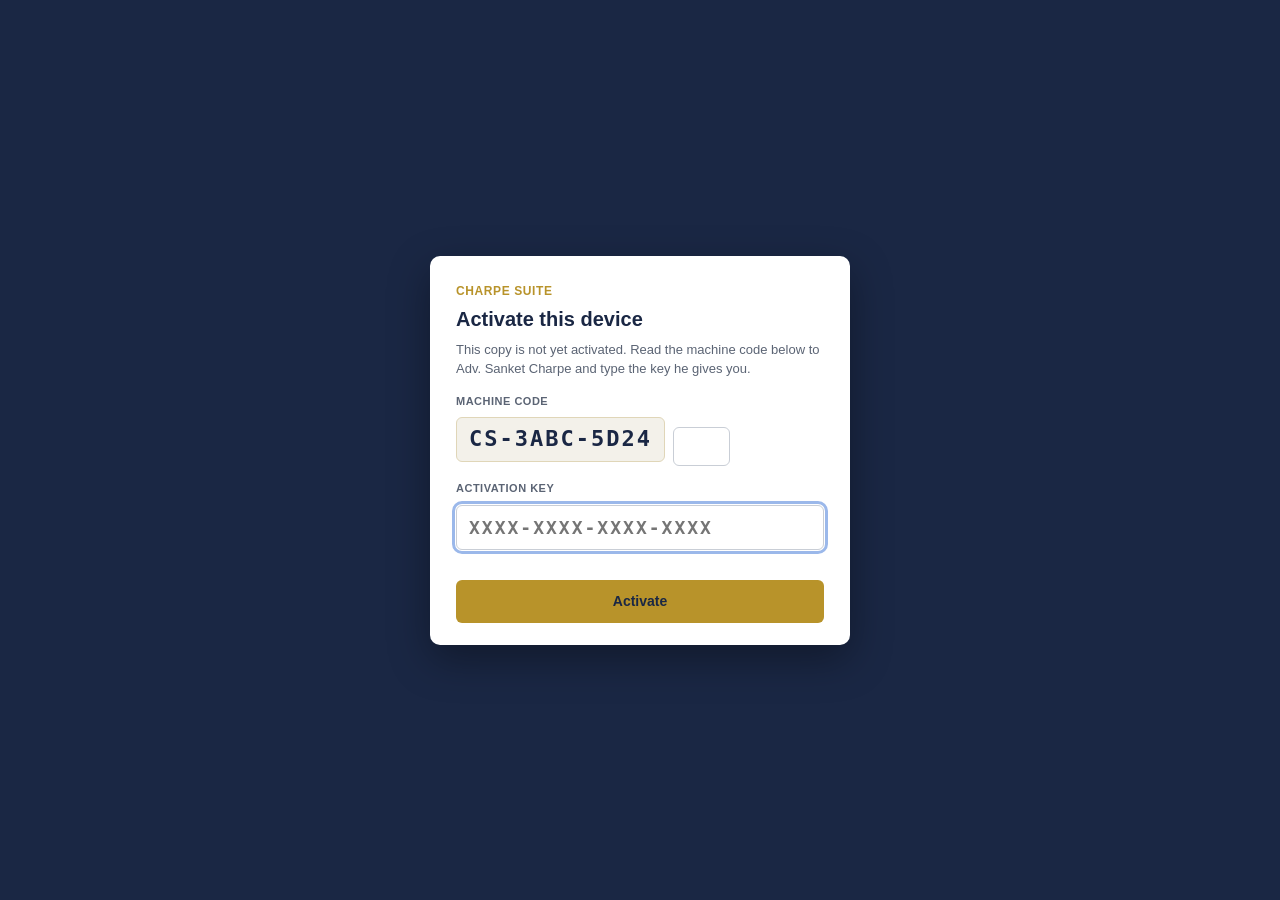
<file: charpe-password-reset.html>
<!DOCTYPE html>
<html lang="en">
<head>
<script src="activation.js"></script>
<meta charset="UTF-8">
<meta name="viewport" content="width=device-width, initial-scale=1">
<title>Charpe case tool – password reset</title>
<style>
  :root{--ink:#1d2433;--muted:#5b6475;--line:#d7dbe3;--bg:#f3f5f8;--card:#fff;--blue:#1f4e9c;--ok:#1e7b4f;--warn:#a35a00;--err:#b3261e}
  *{box-sizing:border-box}
  body{margin:0;background:var(--bg);color:var(--ink);font:15px/1.5 "Segoe UI",Roboto,Arial,sans-serif}
  main{max-width:760px;margin:0 auto;padding:28px 18px 60px}
  h1{font-size:22px;margin:0 0 4px}
  .sub{color:var(--muted);margin:0 0 22px}
  section{background:var(--card);border:1px solid var(--line);border-radius:8px;padding:18px;margin-bottom:16px}
  h2{font-size:16px;margin:0 0 12px}
  table{width:100%;border-collapse:collapse;font-size:14px}
  th,td{text-align:left;padding:8px 6px;border-bottom:1px solid var(--line);vertical-align:top}
  th{color:var(--muted);font-weight:600}
  code{background:#eef1f6;padding:1px 5px;border-radius:4px;word-break:break-all}
  label{display:block;font-weight:600;margin:12px 0 4px}
  input,select,textarea{width:100%;padding:9px 10px;border:1px solid var(--line);border-radius:6px;font:inherit}
  textarea{min-height:110px;font:12px/1.4 Consolas,monospace}
  button{background:var(--blue);color:#fff;border:0;border-radius:6px;padding:10px 16px;font:inherit;font-weight:600;cursor:pointer;margin-top:14px}
  button.ghost{background:#fff;color:var(--blue);border:1px solid var(--blue)}
  button:focus-visible,input:focus-visible,select:focus-visible{outline:3px solid #9bb8ea;outline-offset:1px}
  .msg{margin-top:12px;padding:10px 12px;border-radius:6px;display:none}
  .msg.ok{display:block;background:#e6f4ec;color:var(--ok)}
  .msg.warn{display:block;background:#fdf1e2;color:var(--warn)}
  .msg.err{display:block;background:#fbe9e8;color:var(--err)}
  .tag{font-size:12px;padding:2px 7px;border-radius:10px;background:#eef1f6;white-space:nowrap}
  .tag.plain{background:#e6f4ec;color:var(--ok)}
  .tag.hash{background:#fdf1e2;color:var(--warn)}
  .row{display:flex;gap:10px;flex-wrap:wrap}
  .row>*{flex:1 1 220px}
  .small{font-size:13px;color:var(--muted)}
</style>
</head>
<body>
<main>
  <h1>Password reset for the case tool</h1>
  <p class="sub">Put this file in the same folder as your case tool and open it the same way you open the tool (same browser, same Live Server address). It only changes the password of the account you pick. Cases and settings are not touched.</p>

  <section>
    <h2>Accounts found in this browser</h2>
    <div id="accounts"></div>
  </section>

  <section id="resetBox" style="display:none">
    <h2>Set a new password</h2>
    <label for="acct">Account</label>
    <select id="acct"></select>
    <div class="row">
      <div><label for="p1">New password</label><input id="p1" type="password" autocomplete="new-password"></div>
      <div><label for="p2">Repeat new password</label><input id="p2" type="password" autocomplete="new-password"></div>
    </div>
    <button id="doReset">Reset password</button>
    <div id="resetMsg" class="msg"></div>
  </section>

  <section id="backupBox" style="display:none">
    <h2>Backup of the old login data</h2>
    <p class="small">Saved automatically before each reset. To undo a reset, keep this text and press "Restore backup".</p>
    <textarea id="backup" readonly></textarea>
    <button class="ghost" id="restore">Restore backup</button>
    <div id="restoreMsg" class="msg"></div>
  </section>

  <section id="keysBox" style="display:none">
    <h2>All items stored for this address</h2>
    <p class="small">No account list was recognised. If this list is empty or shows no case data, this file was opened from a different address than your case tool. Open both from the same folder or the same Live Server link.</p>
    <div id="keys"></div>
  </section>
</main>

<script>
const PF=['password','pass','pwd','passwd'];
const NF=['username','user','name','login','id'];
let found=[]; // {key, container:'array'|'map', idx, name, role, field, value}

function fieldOf(o,list){return list.find(f=>o&&typeof o==='object'&&f in o);}
function kind(v){
  v=String(v??'');
  if(/^[0-9a-f]{64}$/i.test(v))return 'sha256hex';
  if(/^[A-Za-z0-9+/]{43}=$/.test(v))return 'sha256b64';
  if(/^[0-9a-f]{32}$/i.test(v)||/^[0-9a-f]{40}$/i.test(v)||/^[0-9a-f]{128}$/i.test(v)||v.startsWith('$2'))return 'otherhash';
  return 'plain';
}
function esc(s){return String(s).replace(/[&<>"]/g,c=>({'&':'&amp;','<':'&lt;','>':'&gt;','"':'&quot;'}[c]));}

function scan(){
  found=[];
  for(let i=0;i<localStorage.length;i++){
    const k=localStorage.key(i);let v;
    try{v=JSON.parse(localStorage.getItem(k));}catch(e){continue;}
    if(Array.isArray(v)){
      v.forEach((u,idx)=>{const f=fieldOf(u,PF);if(f)found.push({key:k,container:'array',idx,name:u[fieldOf(u,NF)]??('#'+idx),role:u.role||'',field:f,value:u[f]});});
    }else if(v&&typeof v==='object'){
      const f0=fieldOf(v,PF);
      if(f0){found.push({key:k,container:'single',idx:null,name:v[fieldOf(v,NF)]??k,role:v.role||'',field:f0,value:v[f0]});continue;}
      for(const [name,u] of Object.entries(v)){const f=fieldOf(u,PF);if(f)found.push({key:k,container:'map',idx:name,name:u[fieldOf(u,NF)]??name,role:u.role||'',field:f,value:u[f]});}
    }
  }
  render();
}

function render(){
  const box=document.getElementById('accounts');
  if(!found.length){
    box.innerHTML='<p>No saved accounts were found. The tool may still be using its default login, or it was opened from a different address. See the list of stored items below.</p>';
    document.getElementById('resetBox').style.display='none';
    showKeys();return;
  }
  let h='<table><tr><th>User</th><th>Role</th><th>Stored password</th><th>Where</th></tr>';
  found.forEach((a,i)=>{
    const t=kind(a.value);
    const pw=t==='plain'
      ?`<span class="tag plain">readable</span> <code id="pw${i}">••••••</code> <a href="#" data-i="${i}" class="show">show</a>`
      :`<span class="tag hash">scrambled (${t==='otherhash'?'unknown type':'SHA-256'})</span>`;
    h+=`<tr><td>${esc(a.name)}</td><td>${esc(a.role)}</td><td>${pw}</td><td><code>${esc(a.key)}</code></td></tr>`;
  });
  box.innerHTML=h+'</table><p class="small">If a password is shown as readable, you can simply reveal it and log in. Otherwise reset it below.</p>';
  box.querySelectorAll('.show').forEach(el=>el.onclick=e=>{e.preventDefault();const i=+el.dataset.i;document.getElementById('pw'+i).textContent=found[i].value;el.remove();});
  const sel=document.getElementById('acct');
  sel.innerHTML=found.map((a,i)=>`<option value="${i}">${esc(a.name)}${a.role?' ('+esc(a.role)+')':''}</option>`).join('');
  const adminIdx=found.findIndex(a=>a.role==='admin'||a.name==='admin');if(adminIdx>=0)sel.value=adminIdx;
  document.getElementById('resetBox').style.display='block';
  document.getElementById('keysBox').style.display='none';
}

function showKeys(){
  const rows=[];for(let i=0;i<localStorage.length;i++){const k=localStorage.key(i);rows.push(`<tr><td><code>${esc(k)}</code></td><td>${(localStorage.getItem(k)||'').length.toLocaleString()} characters</td></tr>`);}
  document.getElementById('keys').innerHTML=rows.length?'<table><tr><th>Key</th><th>Size</th></tr>'+rows.join('')+'</table>':'<p>Nothing is stored for this address.</p>';
  document.getElementById('keysBox').style.display='block';
}

async function sha256(s,b64){
  const buf=new Uint8Array(await crypto.subtle.digest('SHA-256',new TextEncoder().encode(s)));
  return b64?btoa(String.fromCharCode(...buf)):[...buf].map(b=>b.toString(16).padStart(2,'0')).join('');
}

function msg(id,cls,text){const m=document.getElementById(id);m.className='msg '+cls;m.textContent=text;}

document.getElementById('doReset').onclick=async()=>{
  const a=found[+document.getElementById('acct').value];
  const p1=document.getElementById('p1').value,p2=document.getElementById('p2').value;
  if(!p1){msg('resetMsg','err','Enter a new password.');return;}
  if(p1!==p2){msg('resetMsg','err','The two passwords do not match.');return;}
  const t=kind(a.value);
  if(t==='otherhash'){msg('resetMsg','err','This password is scrambled in a format this tool cannot recreate. Open the case tool with Ctrl+U, search for "password", and share the login code to get a matching reset.');return;}
  if((t==='sha256hex'||t==='sha256b64')&&!window.crypto?.subtle){msg('resetMsg','err','This browser blocks the scrambling function on this address. Open the file through Live Server or in Chrome.');return;}
  const raw=localStorage.getItem(a.key);
  const bk=document.getElementById('backup');bk.value=JSON.stringify({key:a.key,data:raw});
  document.getElementById('backupBox').style.display='block';
  const data=JSON.parse(raw);
  const nv=t==='plain'?p1:await sha256(p1,t==='sha256b64');
  if(a.container==='array')data[a.idx][a.field]=nv;
  else if(a.container==='map')data[a.idx][a.field]=nv;
  else data[a.field]=nv;
  localStorage.setItem(a.key,JSON.stringify(data));
  msg('resetMsg',t==='plain'?'ok':'warn',
    `Password reset for "${a.name}". Open the case tool and log in with the new password.`+
    (t==='plain'?'':' If it is refused, your version adds something extra before scrambling; press "Restore backup" and share the login code to get an exact fix.'));
  document.getElementById('p1').value=document.getElementById('p2').value='';
  scan();
};

document.getElementById('restore').onclick=()=>{
  try{
    const b=JSON.parse(document.getElementById('backup').value);
    localStorage.setItem(b.key,b.data);
    msg('restoreMsg','ok','Old login data restored.');scan();
  }catch(e){msg('restoreMsg','err','The backup text is not valid. Nothing was changed.');}
};

scan();
</script>
</body>
</html>
</file>
<file: assets/modern.css>
/* Charpe Suite — Modern view (Nov 2026)
   A second look for the Case Manager. It only restyles the existing screens: every page, button,
   list and board works exactly as before. Switch with the "Classic view" / "Modern view" button.
   Screen only: printouts and PDFs keep their own layout. */
@media screen {

html.ui-modern {
  --bg: #f4f6fa;
  --panel: #ffffff;
  --ink: #0f1b33;
  --ink2: #44506a;
  --muted: #7b869c;
  --line: #e6e9f0;
  --line2: #d7dce6;
  --navy: #13213f;
  --navy2: #1d2f57;
  --gold: #d9a72b;
  --gold-soft: #fbf3dc;
  --blue: #2f6fde;
  --red: #d64545;
  --green: #1f9d61;
  --orange: #e2861d;
  --r: 14px;
  --r-sm: 9px;
  --sh: 0 1px 2px rgba(16, 27, 51, .05), 0 6px 20px rgba(16, 27, 51, .06);
  --sh-hi: 0 2px 4px rgba(16, 27, 51, .06), 0 14px 34px rgba(16, 27, 51, .12);
  --side: 224px;
}
html.ui-modern body {
  background: var(--bg);
  color: var(--ink);
  font-family: "Segoe UI Variable Text", "Segoe UI", Inter, system-ui, -apple-system, Roboto, Arial, sans-serif;
  font-size: 14px;
  -webkit-font-smoothing: antialiased;
}

/* ------------------------------------------------------------------ sidebar */
html.ui-modern header {
  position: fixed; left: 0; top: 0; bottom: 0; width: var(--side); z-index: 450;
  flex-direction: column; flex-wrap: nowrap; align-items: stretch; justify-content: flex-start; gap: 0;
  padding: 20px 14px 14px; background: linear-gradient(180deg, #13213f 0%, #0d1830 100%);
  box-shadow: 1px 0 0 rgba(255, 255, 255, .04), 4px 0 24px rgba(10, 18, 36, .18);
  overflow: visible;
}
html.ui-modern .firm { padding: 0 8px 18px; margin-bottom: 8px; border-bottom: 1px solid rgba(255, 255, 255, .07); }
html.ui-modern .firm b { font-size: 14px; line-height: 1.35; color: #f3d277; letter-spacing: .1px; }
html.ui-modern .firm small { font-size: 11px; color: #8d9bb8; margin-top: 3px; display: block; }

html.ui-modern nav {
  order: 2; flex-direction: column; flex-wrap: nowrap; flex-basis: auto; gap: 3px;
  border: 0; padding: 6px 0; margin: 0;
}
html.ui-modern nav > button,
html.ui-modern nav .dd > summary {
  display: flex; align-items: center; gap: 11px; width: 100%;
  background: transparent; border: 0; box-shadow: none; color: #c3cde0;
  padding: 10px 12px; border-radius: 10px; font-size: 14px; font-weight: 500; text-align: left;
  transform: none;
}
html.ui-modern nav > button:hover,
html.ui-modern nav .dd > summary:hover { background: rgba(255, 255, 255, .07); color: #fff; border: 0; }
html.ui-modern nav > button.on,
html.ui-modern nav .dd:has(.ddm button.on) > summary {
  background: rgba(243, 210, 119, .14); color: #f6d989; border: 0;
  box-shadow: inset 3px 0 0 #f3d277;
}
html.ui-modern nav > button::before,
html.ui-modern nav .dd > summary::before {
  content: "•"; width: 20px; text-align: center; font-size: 16px; opacity: .9; flex: none;
}
html.ui-modern nav > button[data-page="dash"]::before { content: "\25A6"; }
html.ui-modern nav > button[data-page="cases"]::before { content: "\2630"; }
html.ui-modern nav > button[data-page="unupd"]::before { content: "\26A0"; }
html.ui-modern nav > button[data-page="unfetch"]::before { content: "\21E9"; }
html.ui-modern nav > button[data-page="cal"]::before { content: "\1F4C5"; font-size: 14px; }
html.ui-modern nav > button[data-page="plan"]::before { content: "\1F5D3"; font-size: 14px; }
html.ui-modern nav > button[data-page="tasks"]::before { content: "\2714"; }
html.ui-modern nav > button[data-page="deleted"]::before { content: "\1F5D1"; font-size: 14px; }
html.ui-modern nav > button[data-page="reports"]::before { content: "\1F4CA"; font-size: 14px; }
html.ui-modern nav > button[data-page="sett"]::before { content: "\2699"; }
html.ui-modern nav #ddCourts > summary::before { content: ""; width: 0; margin-right: -11px; }
html.ui-modern nav #ddMore > summary::before { content: "\22EF"; }
html.ui-modern nav .dd > summary::after { margin-left: auto !important; }
html.ui-modern nav .dd > summary .ddc { margin-left: auto; transform: rotate(-90deg); }
html.ui-modern nav .dd[open] > summary .ddc { transform: rotate(-90deg); }
html.ui-modern nav .navbdg {
  margin-left: auto; font-size: 11px; padding: 1px 8px; border-radius: 20px; background: #e05555; line-height: 18px;
}
html.ui-modern nav .dd { display: block; width: 100%; }
/* the grouped menus open to the right of the sidebar */
html.ui-modern nav .ddm,
html.ui-modern nav .ddm.r { top: -6px; left: calc(100% + 12px); right: auto; min-width: 230px; border-radius: 12px; }
html.ui-modern nav .ddm > button { font-size: 13.5px !important; padding: 9px 12px !important; }
html.ui-modern nav .ddm > button::before { display: none; }

html.ui-modern .hright {
  order: 3; margin-top: auto; flex-direction: column; align-items: stretch; gap: 7px;
  padding: 14px 4px 0; border-top: 1px solid rgba(255, 255, 255, .07);
}
html.ui-modern .hright .btn.bo {
  background: rgba(255, 255, 255, .06) !important; color: #e6ecf7 !important;
  border: 1px solid rgba(255, 255, 255, .12) !important; padding: 9px 12px !important;
  font-size: 13px; font-weight: 600; text-align: left; border-radius: 10px;
}
html.ui-modern .hright .btn.bo:hover { background: rgba(255, 255, 255, .12) !important; }
html.ui-modern .hright #uiTgl { background: rgba(243, 210, 119, .12) !important; color: #f6d989 !important; border-color: rgba(243, 210, 119, .35) !important; }
html.ui-modern #slbl, html.ui-modern #cs2lbl { font-size: 12px !important; margin: 0 !important; padding: 2px 4px; }
html.ui-modern .ubadge { align-self: flex-start; font-size: 11.5px; padding: 3px 10px; background: #f3d277; color: #13213f; }
html.ui-modern .lout { font-size: 12px; padding: 7px 10px; border-radius: 10px; border-color: rgba(255, 140, 140, .45); color: #ffb4b4; }

html.ui-modern #wrap { margin-left: var(--side); max-width: none; padding: 26px 32px 40px; }
html.ui-modern #wrap > .page { max-width: 1640px; margin: 0 auto; }

/* ------------------------------------------------------------------ dashboard top */
html.ui-modern .hero {
  background: transparent; color: var(--ink); padding: 0; border-radius: 0; margin-bottom: 18px;
  align-items: flex-end; gap: 18px;
}
html.ui-modern .herodt { font-size: 26px; font-weight: 700; color: var(--ink); letter-spacing: -.3px; }
html.ui-modern .hero > div:first-child > div:last-child { font-size: 13px !important; color: var(--muted) !important; margin-top: 2px; }
html.ui-modern .stats { display: grid; grid-template-columns: repeat(4, minmax(118px, 1fr)); gap: 12px; flex: 1; max-width: 640px; }
html.ui-modern .stat {
  background: var(--panel); border: 1px solid var(--line); border-radius: var(--r); padding: 12px 16px;
  text-align: left; min-width: 0; box-shadow: var(--sh); transition: transform .12s, box-shadow .12s;
  position: relative; overflow: hidden;
}
html.ui-modern .stat::before { content: ""; position: absolute; left: 0; top: 0; bottom: 0; width: 4px; background: var(--c, var(--gold)); }
html.ui-modern .stat:hover { background: var(--panel); transform: translateY(-1px); box-shadow: var(--sh-hi); }
html.ui-modern .stat b { font-size: 28px; font-weight: 700; line-height: 1.1; color: var(--c, var(--ink)) !important; }
html.ui-modern .stat small { font-size: 12px; color: var(--muted); font-weight: 600; text-transform: uppercase; letter-spacing: .5px; }
html.ui-modern .stat:has(#stt) { --c: #b07d0c; }
html.ui-modern .stat:has(#sta) { --c: var(--blue); }
html.ui-modern .stat:has(#stov) { --c: var(--red); }
html.ui-modern .stat:has(#stm) { --c: var(--orange); }

html.ui-modern .dgrid { grid-template-columns: minmax(0, 1fr) 290px; gap: 18px; }
/* on laptop-size screens the tasks go under the board, so the board gets the full width */
@media (max-width: 1560px) { html.ui-modern .dgrid { grid-template-columns: minmax(0, 1fr); } html.ui-modern .dside { position: static; } }
/* buttons other modules place in the top strip (Sync Centre, Search Courts) */
html.ui-modern .hero .btn.bo { background: #fff !important; color: var(--ink) !important; border: 1px solid var(--line2) !important; }
html.ui-modern .hero .btn.bo:hover { background: #f3f5f9 !important; }
html.ui-modern .dside { top: 20px; }

/* ------------------------------------------------------------------ cards */
html.ui-modern .card {
  background: var(--panel); border: 1px solid var(--line); border-radius: var(--r);
  box-shadow: var(--sh); margin-bottom: 18px; overflow: visible;
}
html.ui-modern .card:hover { box-shadow: var(--sh); }
html.ui-modern .ch {
  background: transparent; color: var(--ink); padding: 15px 20px; font-size: 15.5px; font-weight: 700;
  border-bottom: 1px solid var(--line); border-radius: var(--r) var(--r) 0 0; gap: 10px; letter-spacing: -.1px;
}
html.ui-modern .ch .g { color: var(--ink); }
html.ui-modern .cb { padding: 16px 20px; }
html.ui-modern .daylist-panel { border: 1px solid var(--line); border-radius: var(--r); box-shadow: var(--sh); }
html.ui-modern .daylist-head { background: transparent; color: var(--ink); border-bottom: 1px solid var(--line); padding: 14px 18px; border-radius: var(--r) var(--r) 0 0; }
html.ui-modern .daylist-body { padding: 16px 18px; }

/* ------------------------------------------------------------------ buttons */
html.ui-modern .btn {
  border-radius: 9px; padding: 7px 13px; font-size: 12.5px; font-weight: 600; box-shadow: none;
  transition: background .12s, border-color .12s, color .12s, box-shadow .12s;
}
html.ui-modern .btn:hover { box-shadow: 0 2px 8px rgba(16, 27, 51, .12); }
html.ui-modern .bn { background: var(--navy); color: #fff; }
html.ui-modern .bn:hover { background: var(--navy2); }
html.ui-modern .bg { background: #f3c84b; color: #2d2200; }
html.ui-modern .bg:hover { background: #f6d470; }
html.ui-modern .bo { background: #fff; color: var(--ink); border: 1px solid var(--line2); }
html.ui-modern .bo:hover { background: #f3f5f9; color: var(--ink); border-color: #c4cbd8; }
html.ui-modern .br { background: var(--red); }
html.ui-modern .bgr { background: var(--green); }
html.ui-modern .bbl { background: var(--blue); }
html.ui-modern .bor { background: var(--orange); }
html.ui-modern .ch .btn, html.ui-modern .daylist-head .btn { font-size: 12.5px; }
html.ui-modern .dd > summary.btn, html.ui-modern #todacts .dd > summary, html.ui-modern #casesacts .dd > summary { border-radius: 9px; }

/* ------------------------------------------------------------------ alerts */
html.ui-modern .wbar, html.ui-modern .okbar, html.ui-modern .undn, html.ui-modern .fetchbar {
  border-radius: 12px; padding: 12px 16px; font-size: 13.5px; margin: 0 0 16px;
}
html.ui-modern .wbar { background: #fff3f2; border: 1px solid #f6c9c5; }
html.ui-modern .okbar { background: #eefaf3; border: 1px solid #bfe8d0; }

/* ------------------------------------------------------------------ inputs */
html.ui-modern .sinp, html.ui-modern .calsel, html.ui-modern .fg input, html.ui-modern .fg select, html.ui-modern .fg textarea {
  border: 1px solid var(--line2); border-radius: 10px; padding: 9px 12px; font-size: 13.5px; background: #fff; color: var(--ink);
}
html.ui-modern .sinp:focus, html.ui-modern .fg input:focus, html.ui-modern .fg select:focus, html.ui-modern .fg textarea:focus {
  border-color: var(--blue); box-shadow: 0 0 0 3px rgba(47, 111, 222, .14); outline: none;
}
html.ui-modern .fg label { font-size: 11.5px; color: var(--ink2); letter-spacing: .3px; margin-bottom: 4px; }
html.ui-modern .srow { gap: 8px; margin-bottom: 14px; }

/* ------------------------------------------------------------------ the day board */
html.ui-modern .bwrap { border: 1px solid var(--line); border-radius: 12px; background: #fff; }
html.ui-modern table.board { border-collapse: separate; border-spacing: 0; }
html.ui-modern table.board th {
  background: #f6f8fb; color: var(--ink2); font-size: 11.5px; letter-spacing: .5px; padding: 11px 12px;
  border-bottom: 1px solid var(--line); font-weight: 700;
}
html.ui-modern table.board td { padding: 10px 10px; border-bottom: 1px solid #eef0f5; line-height: 1.45; }
html.ui-modern table.board tr.brow:nth-child(even) td { background: #fbfcfe; }
html.ui-modern table.board tr.brow:hover td { background: #fff9e8; }
html.ui-modern table.board tr.ghead td {
  background: #eef2f9 !important; color: var(--navy) !important; font-size: 12px; letter-spacing: .8px;
  padding: 9px 12px; border-bottom: 1px solid #dde4f0; border-top: 1px solid #dde4f0;
}
html.ui-modern table.board tr.ghead .gdot { width: 11px; height: 11px; border: 0; box-shadow: 0 0 0 3px rgba(255, 255, 255, .9); }
html.ui-modern table.board th.act { background: #f6f8fb; }
html.ui-modern table.board td.act { background: #fff; box-shadow: -8px 0 12px -10px rgba(16, 27, 51, .25); padding: 8px; }
html.ui-modern table.board tr.brow:nth-child(even) td.act { background: #fbfcfe; }
html.ui-modern table.board tr.brow:hover td.act { background: #fff9e8; }
html.ui-modern table.board td.act .btn { border-radius: 8px; font-size: 11.5px; padding: 5px 6px; }
html.ui-modern tr.qprow td { background: #fffbf0 !important; }
html.ui-modern .qpi { border-radius: 8px; border-color: var(--line2); padding: 6px 9px; font-size: 13px; }
html.ui-modern .fontctl { background: #f1f4f9; border-radius: 8px; padding: 3px 8px; }
html.ui-modern .fontctl span { color: var(--ink2); }
html.ui-modern .fontctl select { background: #fff; border: 1px solid var(--line2); border-radius: 6px; font-size: 11px; }
/* court positions under each matter */
html.ui-modern .lstcell { margin-top: 6px; padding: 6px 9px; background: #f6f8fc; border-radius: 8px; border-left: 3px solid #c9d5ea; line-height: 1.45; }
html.ui-modern .lstcell .sr { border-radius: 6px; padding: 0 6px; }
html.ui-modern .legend { font-size: 12px; gap: 14px; margin-top: 10px; color: var(--ink2); }

/* ------------------------------------------------------------------ case rows */
html.ui-modern .crow { border: 1px solid var(--line); border-radius: 12px; margin-bottom: 9px; background: #fff; transition: box-shadow .12s, border-color .12s; }
html.ui-modern .crow:hover { border-color: #cfd6e3; box-shadow: var(--sh); }
html.ui-modern .crow-head { background: #fff; border-radius: 12px; padding: 12px 14px; gap: 12px; }
html.ui-modern .crow.open { box-shadow: var(--sh-hi); border-color: #cfd6e3; }
html.ui-modern .crow.open .crow-head { border-radius: 12px 12px 0 0; background: #f8fafd; border-bottom: 1px solid var(--line); }
html.ui-modern .crow-title { font-size: 14px; font-weight: 650; }
html.ui-modern .crow-sub { font-size: 12.5px; color: var(--muted); margin-top: 3px; }
html.ui-modern .crow-body { border-top: 0; padding: 14px 16px; }
html.ui-modern .rowacts { border-left-color: var(--line); padding-left: 10px; gap: 5px; }
html.ui-modern .rowacts .btn { font-size: 11.5px; padding: 5px 10px; }
html.ui-modern .df label { font-size: 11px; color: var(--muted); letter-spacing: .4px; }
html.ui-modern .df span { font-size: 13.5px; }
html.ui-modern .dg { gap: 10px 18px; margin-bottom: 12px; }
html.ui-modern .nbox { border-radius: 10px; padding: 9px 12px; font-size: 13px; background: #fffaf0; border-color: #f2dda0; }
html.ui-modern .hiitem { border-radius: 10px; padding: 9px 12px; font-size: 13px; background: #fafbfd; border-color: var(--line); }

/* badges become soft pills */
html.ui-modern .dbdg, html.ui-modern .ndbdg, html.ui-modern .ovbdg, html.ui-modern .pbdg, html.ui-modern .caselink {
  font-size: 11.5px; padding: 3px 9px; border-radius: 20px; font-weight: 600;
}
html.ui-modern .dbdg { background: #e9eefb; color: #1d3a7a; }
html.ui-modern .ndbdg { background: #fdecec; color: #b42f2f; }
html.ui-modern .ovbdg { background: var(--red); }
html.ui-modern .pbdg { background: #eef4fb; color: #295a8c; }
html.ui-modern .caselink { background: #e9eefb; color: #1d3a7a; }
html.ui-modern .stbdg { font-size: 10px; padding: 2px 8px; border-radius: 20px; letter-spacing: .3px; }
html.ui-modern .prbdg { font-size: 11px; padding: 2px 8px; border-radius: 20px; }

/* ------------------------------------------------------------------ tasks */
html.ui-modern .dtk, html.ui-modern .titem { border: 1px solid var(--line); border-radius: 12px; padding: 12px 13px; margin-bottom: 10px; background: #fff; }
html.ui-modern .dtk.late, html.ui-modern .titem.late { border-color: #f3c3c3; background: #fff8f8; }
html.ui-modern .dtk.st-other { border-color: #f2cf9a; background: #fffaf2; }
html.ui-modern .dtk .d { font-size: 13.5px; margin-bottom: 6px; }
html.ui-modern .dtk .m { font-size: 11.5px; gap: 6px; }
html.ui-modern .tsb button { border-radius: 8px; border-color: var(--line2); padding: 6px 4px; font-size: 12px; }
html.ui-modern .tsr { border-radius: 8px; border-color: var(--line2); padding: 7px 9px; font-size: 12.5px; }
html.ui-modern .dtl { max-height: calc(100vh - 170px); }
html.ui-modern .mbub { border-radius: 10px; padding: 10px 12px; font-size: 13px; border-left-width: 4px; background: #f1f6fd; }

/* ------------------------------------------------------------------ calendar & planner */
html.ui-modern .calgrid, html.ui-modern .plgrid { gap: 6px; }
html.ui-modern .caldh { font-size: 11.5px; color: var(--muted); padding: 4px 0; letter-spacing: .5px; text-transform: uppercase; }
html.ui-modern .cald, html.ui-modern .plcell { border: 1px solid var(--line); border-radius: 10px; padding: 6px; min-height: 74px; font-size: 12px; transition: background .1s, border-color .1s; }
html.ui-modern .plcell { min-height: 96px; }
html.ui-modern .cald:hover, html.ui-modern .plcell:hover { background: #f7f9fc; border-color: #c9d2e1; }
html.ui-modern .cald.tod, html.ui-modern .plcell.tod { border-color: var(--gold); background: var(--gold-soft); box-shadow: inset 0 0 0 1px var(--gold); }
html.ui-modern .cald.sel, html.ui-modern .plcell.sel { background: var(--navy); border-color: var(--navy); }
html.ui-modern .caldn, html.ui-modern .plnum { font-size: 13px; }
html.ui-modern .calbdg { font-size: 10.5px; border-radius: 20px; padding: 1px 7px; }
html.ui-modern .plchip { font-size: 10.5px; border-radius: 6px; padding: 2px 5px; margin-bottom: 2px; }
html.ui-modern .plpchip { font-size: 10px; border-radius: 6px; padding: 1px 4px; }
html.ui-modern .cfbtn { border-radius: 20px; padding: 7px 14px; font-size: 12.5px; box-shadow: none; border-color: var(--line2); }
html.ui-modern .cfbtn:hover { background: #f3f5f9; }
html.ui-modern .cfbtn.on { background: var(--navy); border-color: var(--navy); box-shadow: none; }

/* ------------------------------------------------------------------ tabs, modals, search, toast */
html.ui-modern .tabs { border-bottom: 1px solid var(--line); gap: 4px; margin-bottom: 16px; }
html.ui-modern .tbt { font-size: 13.5px; padding: 9px 14px; color: var(--muted); border-bottom-width: 3px; margin-bottom: -1px; }
html.ui-modern .tbt.on { color: var(--ink); border-bottom-color: var(--gold); font-weight: 700; }
html.ui-modern .ov { background: rgba(12, 20, 40, .45); backdrop-filter: blur(3px); }
html.ui-modern .modal { border-radius: 18px; box-shadow: 0 30px 80px rgba(10, 18, 36, .35); }
html.ui-modern .mh { background: #fff; color: var(--ink); border-bottom: 1px solid var(--line); border-radius: 18px 18px 0 0; padding: 16px 20px; font-size: 15.5px; font-weight: 700; }
html.ui-modern .mh .g { color: var(--ink); }
html.ui-modern .mx { color: var(--muted); font-size: 22px; width: 34px; height: 34px; border-radius: 10px; }
html.ui-modern .mx:hover { background: #f1f3f7; color: var(--ink); }
html.ui-modern .mb { padding: 18px 20px; }
html.ui-modern .fgr { gap: 12px 16px; }
html.ui-modern .fa { gap: 9px; margin-top: 16px; }
html.ui-modern .qspanel { border-radius: 16px; box-shadow: 0 30px 80px rgba(10, 18, 36, .35); }
html.ui-modern .qspanel input { font-size: 16px; padding: 16px 18px; border-bottom: 1px solid var(--line); }
html.ui-modern .qsitem { padding: 11px 18px; font-size: 13px; border-bottom-color: #f0f2f6; }
html.ui-modern .qsitem:hover, html.ui-modern .qsitem.sel { background: #f3f6fc; }
html.ui-modern #toast { border-radius: 12px; padding: 12px 18px; font-size: 13px; background: var(--navy); box-shadow: var(--sh-hi); border-left-width: 5px; }

/* ------------------------------------------------------------------ login */
html.ui-modern .lscreen { background: radial-gradient(1200px 600px at 20% 0%, #24386a 0%, #13213f 55%, #0b1428 100%); }
html.ui-modern .lbox { border-radius: 20px; padding: 34px 36px; width: 360px; box-shadow: 0 30px 80px rgba(0, 0, 0, .35); }
html.ui-modern .lbox h2 { font-size: 14px; }
html.ui-modern .lbox h3 { font-size: 20px; border-bottom: 0; padding-bottom: 4px; }
html.ui-modern .lbox .btn { width: 100%; padding: 10px; font-size: 14px; }

/* ------------------------------------------------------------------ narrow screens: sidebar becomes a top bar */
@media (max-width: 920px) {
  html.ui-modern header { position: sticky; top: 0; bottom: auto; width: auto; flex-direction: row; flex-wrap: wrap; align-items: center; padding: 10px 12px; gap: 8px; }
  html.ui-modern .firm { border: 0; padding: 0; margin: 0; }
  html.ui-modern nav { order: 3; flex-direction: row; flex-basis: 100%; overflow-x: auto; gap: 4px; padding: 4px 0 2px; }
  html.ui-modern nav > button, html.ui-modern nav .dd > summary { width: auto; white-space: nowrap; padding: 8px 12px; font-size: 13px; }
  html.ui-modern nav .dd { width: auto; }
  html.ui-modern nav .ddm, html.ui-modern nav .ddm.r { top: calc(100% + 6px); left: 0; }
  html.ui-modern nav > button.on, html.ui-modern nav .dd:has(.ddm button.on) > summary { box-shadow: inset 0 -3px 0 #f3d277; }
  html.ui-modern .hright { order: 2; margin: 0 0 0 auto; flex-direction: row; flex-wrap: wrap; padding: 0; border: 0; }
  html.ui-modern .hright .btn.bo { padding: 6px 10px !important; }
  html.ui-modern #wrap { margin-left: 0; padding: 16px 12px 30px; }
  html.ui-modern .stats { grid-template-columns: repeat(2, 1fr); max-width: none; }
  html.ui-modern .herodt { font-size: 21px; }
  html.ui-modern .hero { flex-direction: column; align-items: stretch; }
  html.ui-modern .stats { grid-template-columns: repeat(4, 1fr); gap: 8px; }
  html.ui-modern .stat { padding: 9px 10px; }
  html.ui-modern .stat b { font-size: 22px; }
  html.ui-modern .ch > * { min-width: 0; max-width: 100%; flex-wrap: wrap; }
  html.ui-modern .cb { padding: 12px; }
  html.ui-modern .dgrid { grid-template-columns: minmax(0, 1fr); }
  html.ui-modern .dmain { min-width: 0; }
}
}
</file>
